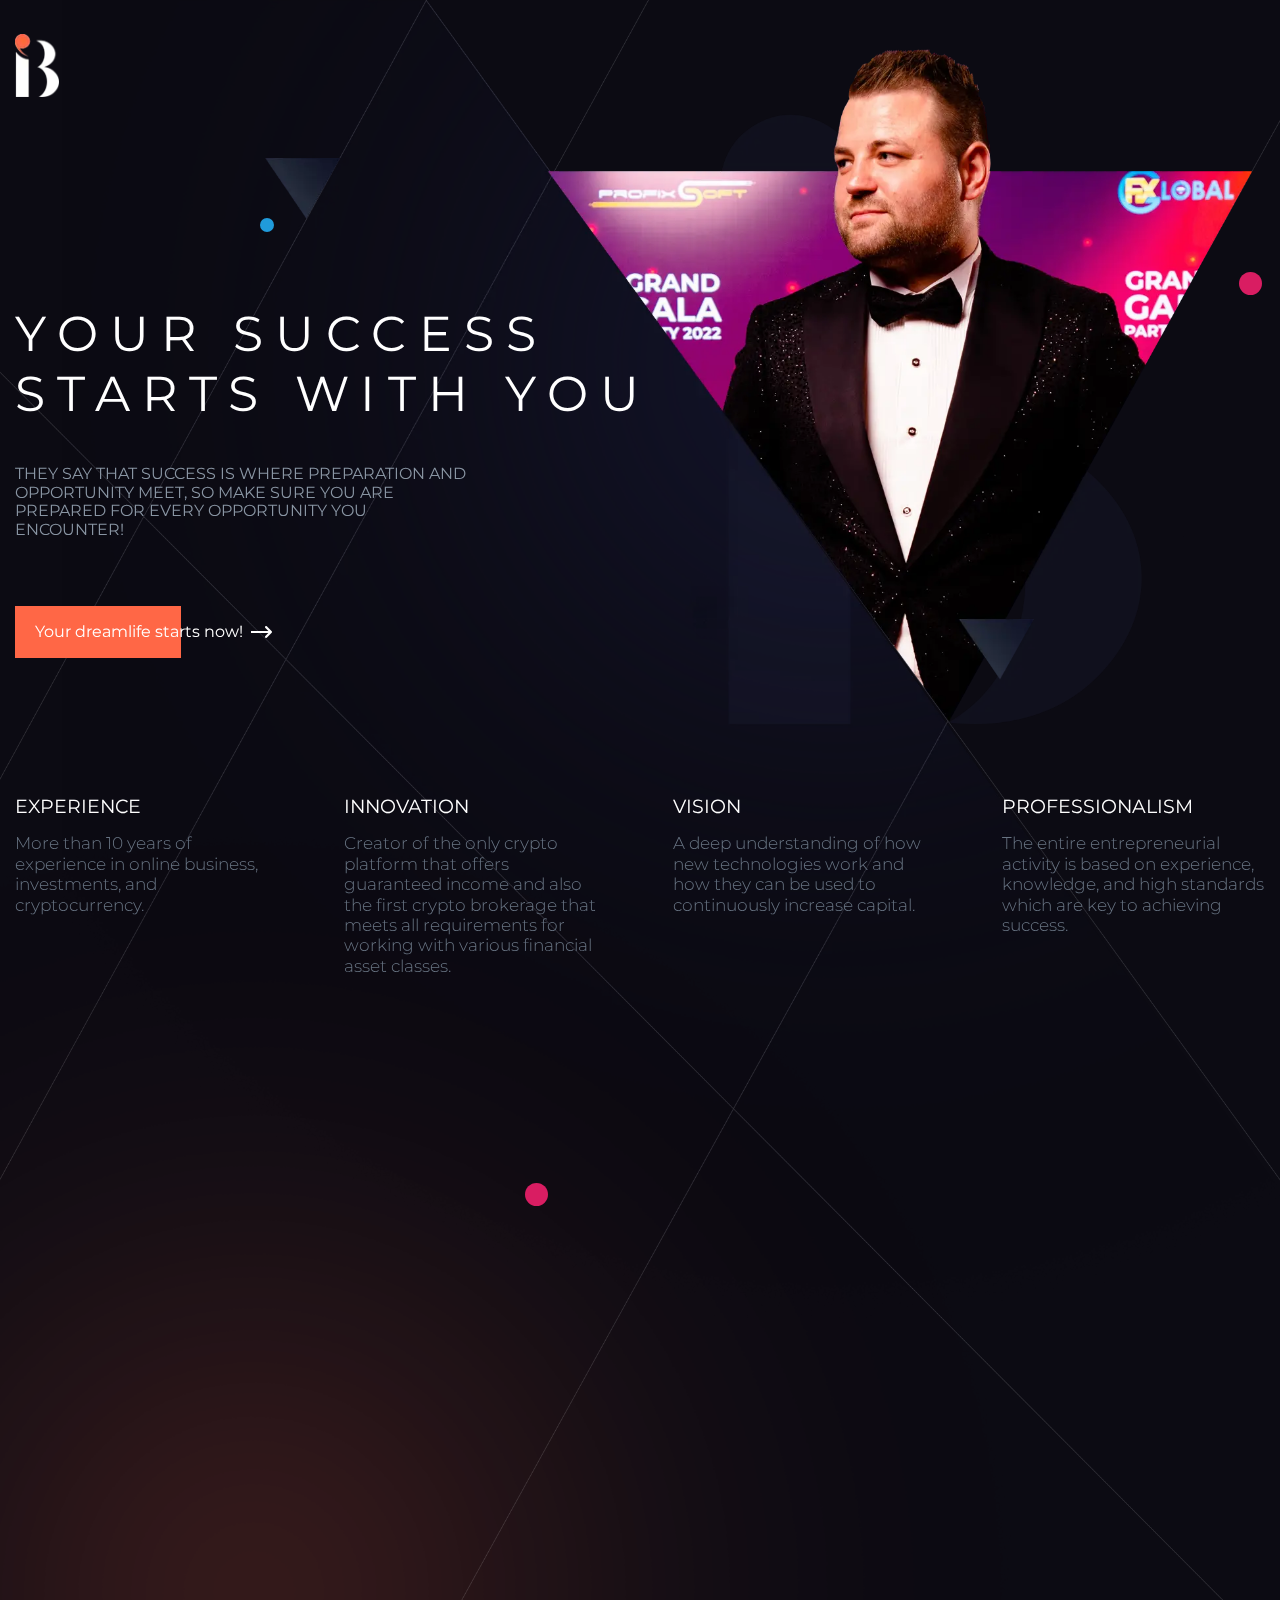
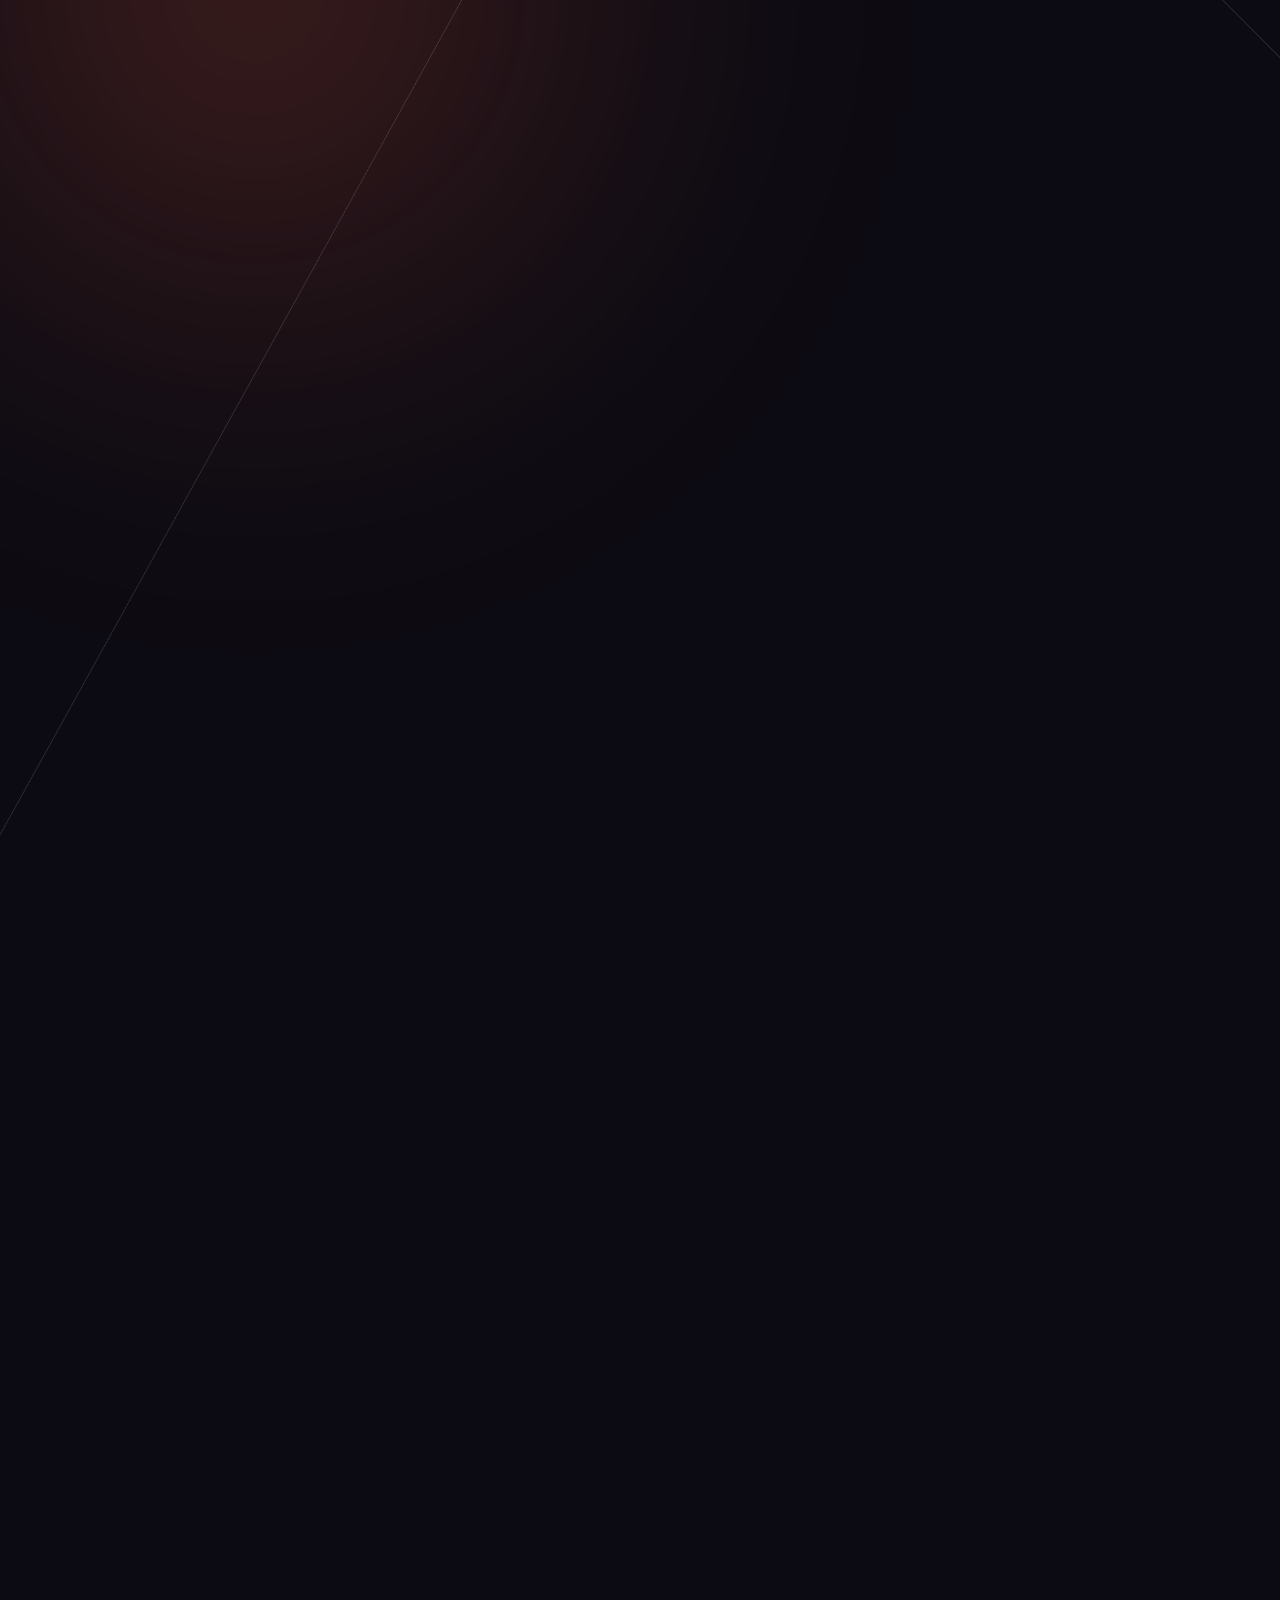
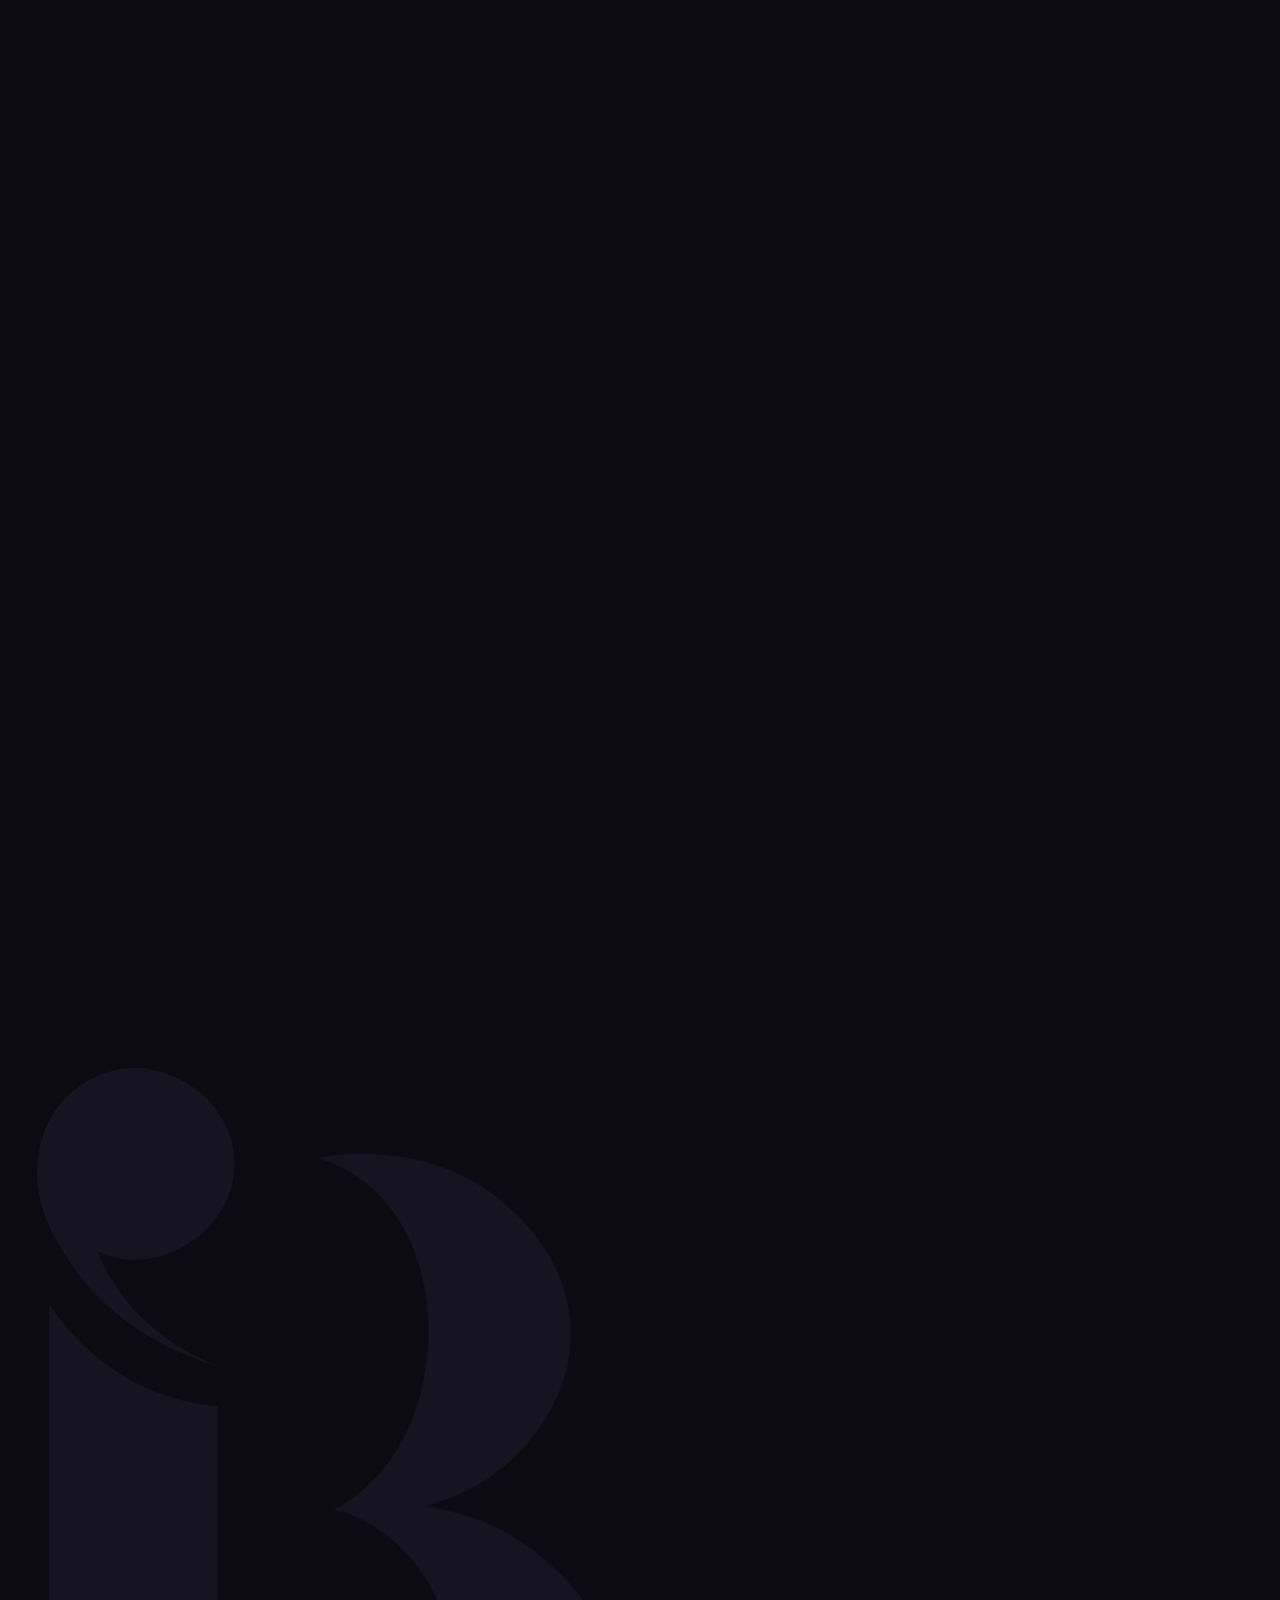
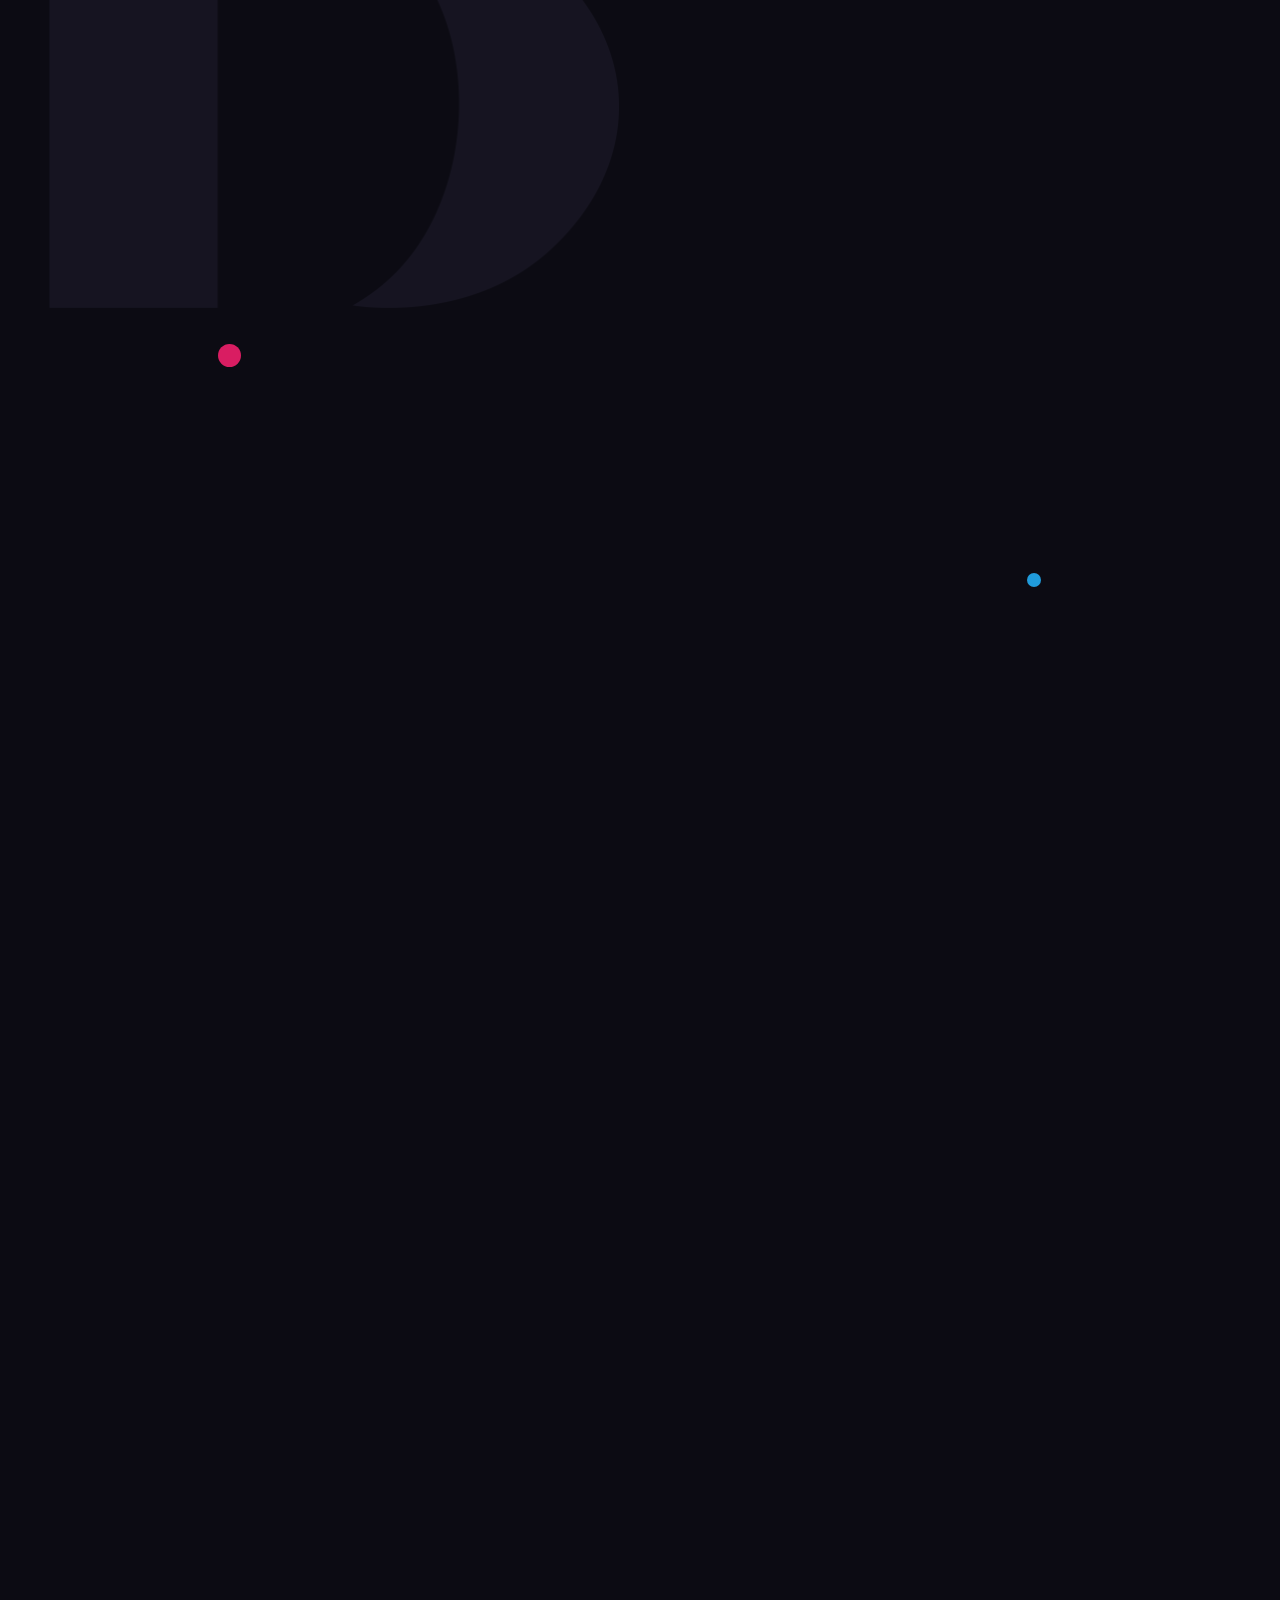
<file: index.html>
<!DOCTYPE html>
<html lang="en">

<head>
	<title>Home</title>
	<meta charset="UTF-8">
	<meta name="format-detection" content="telephone=no">
	<!-- <style>body{opacity: 0;}</style> -->
	<link rel="stylesheet" href="css/style.min.css?_v=20230828225815">
	<link rel="shortcut icon" href="favicon.ico">
	<!-- <meta name="robots" content="noindex, nofollow"> -->
	<meta name="viewport" content="width=device-width, initial-scale=1.0">
</head>

<body>
	<div class="wrapper">
		<header class="header">
			<div class="header__container">
				<a href="/" class="header__logo"><picture><source srcset="img/logo.webp" type="image/webp"><img src="img/logo.png" alt=""></picture></a>
			</div>
		</header>
		<main class="page">
			<section class="page__home-hero home-hero">
				<div class="home-hero__body">
					<div class="home-hero__container">
						<div class="home-hero__body-inner">
							<div class="home-hero__content">
								<div class="home-hero__heading heading" data-watch>
									<h1 class="heading__title _anim-left">
										YOUR SUCCESS <br>
										STARTS WITH YOU
									</h1>
								</div>
								<p class="home-hero__text _anim-left" data-watch>
									They say that success is where preparation and opportunity meet, so make sure you
									are
									prepared for every opportunity you encounter!
								</p>
								<a class="home-hero__button button _anim-left" data-watch href="/internal-second.html">
									Your dreamlife starts now!
								</a>
							</div>
							<picture><source srcset="img/content/hero/home.webp" type="image/webp"><img class="home-hero__img" src="img/content/hero/home.png" alt="Igor Botnari"></picture>
						</div>
						<div class="home-hero__dots dots">
							<div class="dots__red" data-prlx-cy="1" data-prlx-cx="1" data-prlx-dxr data-prlx-mouse>
							</div>
							<div class="dots__blue" data-prlx-cy="1" data-prlx-cx="1" data-prlx-dyr data-prlx-mouse>
							</div>
						</div>
					</div>
				</div>
				<div class="home-hero__row row-hero">
					<div class="row-hero__container">
						<div class="row-hero__col" data-watch>
							<div class="row-hero__col-inner _anim-bottom">
								<h3 class="row-hero__col-title">
									Experience
								</h3>
								<p class="row-hero__col-text">
									More than 10 years of experience in online business, investments, and
									cryptocurrency.
								</p>
							</div>
						</div>
						<div class="row-hero__col" data-watch>
							<div class="row-hero__col-inner _anim-bottom">
								<h3 class="row-hero__col-title">
									Innovation
								</h3>
								<p class="row-hero__col-text">
									Creator of the only crypto platform that offers guaranteed income and also the first
									crypto brokerage that meets all requirements for working with various financial
									asset classes.
								</p>
							</div>
						</div>
						<div class="row-hero__col" data-watch>
							<div class="row-hero__col-inner _anim-bottom">
								<h3 class="row-hero__col-title">
									Vision
								</h3>
								<p class="row-hero__col-text">
									A deep understanding of how new technologies work and how they can be used to
									continuously increase capital.
								</p>
							</div>
						</div>
						<div class="row-hero__col" data-watch>
							<div class="row-hero__col-inner _anim-bottom">
								<h3 class="row-hero__col-title">
									Professionalism
								</h3>
								<p class="row-hero__col-text">
									The entire entrepreneurial activity is based on experience, knowledge, and high
									standards which are key to achieving success.
								</p>
							</div>
						</div>
					</div>
				</div>
			</section>
			<section class="page__about about">
				<div class="about__container">
					<div class="about__image _anim-left" data-watch>
						<picture><source srcset="img/content/Igor-about.webp" type="image/webp"><img src="img/content/Igor-about.png" alt="Igor Botnari"></picture>
					</div>
					<div class="about__inner">
						<div class="about__heading heading" data-watch>
							<h2 class="heading__title _anim-right">
								Igor Botnari
							</h2>
						</div>
						<div class="about__company _anim-right" data-watch>
							CEO ProfixOne Capital
						</div>
						<div class="about__text">
							<p class="_anim-right" data-watch>
								Hi, I’m Igor, and there 3 words that characterize me: businessman, investor, and father.
								I
								am here to help you start working on your future because I know you too want to create a
								brighter future for your beloved ones and together we can use my experience and
								knowledge to
								make your journey to success shorter and easier. I understood, from a young age, that
								passion is the only thing that can lead you to success because when you are truly
								passionate
								about something, it can be seen in everything you do. For me, the passion for
								innovation,
								the enthusiasm for finding new business opportunities, and the experience in the
								entrepreneurial world have mixed in a unique concept meant to help everyone achieve
								their
								dreams and change their lives. All these also brought me the “Best Trading Platform”
								award,
								showing me that everything is possible when you stay committed to your goals.
							</p>

							<p class="_anim-right" data-watch>
								The core values which have brought me so far are:
							</p>

							<ul class="about__values">
								<li class="about__values-item _anim-right" data-watch>
									Transparency: in this domain, transparency is key to
									succeeding and is also the main
									quality every mentor should have. Working with me, you will know everything about my
									experience, and you will get to completely know me because this way we can build a
									strong relationship that is going to bring us the results we both want.
								</li>

								<li class="about__values-item _anim-right" data-watch>
									Fairness: in business, just like in life in general, is
									it
									crucial to be fair. The
									people you interact with and with whom you make business need to know they can rely
									on
									you and your values and that you do your best at any time to offer everybody a just
									treatment.
								</li>

								<li class="about__values-item _anim-right" data-watch>
									Determination: nothing brings you the results you want
									more
									than being committed to
									your goals, and this is something I want to share with you too.
								</li>
							</ul>

							<p class="_anim-right" data-watch>
								Today, I want to share with you all my knowledge so you can take the same path as I did
								and
								become successful too.
							</p>
						</div>
					</div>
					<div class="about__dots dots">
						<div class="dots__red" data-prlx-cy="1" data-prlx-cx="1" data-prlx-dxr data-prlx-mouse></div>
						<div class="dots__blue" data-prlx-cy="1" data-prlx-cx="1" data-prlx-dyr data-prlx-mouse></div>
					</div>
				</div>
			</section>
			<section class="page__featured featured">
				<div class="featured__heading heading" data-watch>
					<h2 class="heading__title _anim-top">
						As featured on
					</h2>
				</div>
				<div class="featured__slider-wrapper" data-watch>
					<button type="button" class="featured__prev swiper-button-prev"></button>
					<div class="featured__slider swiper _anim-top">
						<div class="featured__wrapper swiper-wrapper">
							<div class="featured__slide swiper-slide slide-featured slide-featured--1">
								<div class="slide-featured__img-box">
									<picture><source srcset="img/content/featured/nasdaq/hero.webp" type="image/webp"><img src="img/content/featured/nasdaq/hero.jpg" alt=""></picture>
									<!-- <div class="slide-featured__logo"></div> -->
									<div class="slide-featured__body" data-da=".slide-featured--1, 768">
										<p class="slide-featured__text">
											ProfiXone, the incredible project that offers countless investment
											possibilities, has been made known in an interview for NASDAQ, during which
											I explained how it works. Now more and more people w
										</p>
										<a class="slide-featured__button accent-button _arrow" href="#" data-gallery-target="gallery-1">
											View Profile
										</a>
										<div class="gallery" id="gallery-1" data-gallery>
											<a class="gallery__image" href="img/content/featured/nasdaq/1.jpg"></a>
											<a class="gallery__image" href="img/content/featured/nasdaq/2.jpg"></a>
											<a class="gallery__image" href="img/content/featured/nasdaq/3.jpg"></a>
										</div>
									</div>
								</div>
							</div>
							<div class="featured__slide swiper-slide slide-featured slide-featured--2">
								<div class="slide-featured__img-box">
									<picture><source srcset="img/content/featured/forbes/hero.webp" type="image/webp"><img src="img/content/featured/forbes/hero.jpg" alt=""></picture>
									<!-- <div class="slide-featured__logo"></div> -->
									<div class="slide-featured__body" data-da=".slide-featured--2, 768">
										<p class="slide-featured__text">
											I am more than happy for my nominalization in the Forbes top, thanks to
											these projects I love so much, and that allows so many people to make their
											dreams come true, just as I did.
										</p>
										<a class="slide-featured__button accent-button _arrow" href="#" data-gallery-target="gallery-2">
											View Profile
										</a>
										<div class="gallery" id="gallery-2" data-gallery>
											<a class="gallery__image" href="img/content/featured/forbes/1.jpg"></a>
											<a class="gallery__image" href="img/content/featured/forbes/2.jpg"></a>
											<a class="gallery__image" href="img/content/featured/forbes/3.jpg"></a>
											<a class="gallery__image" href="img/content/featured/forbes/4.jpg"></a>
											<a class="gallery__image" href="img/content/featured/forbes/5.jpg"></a>
											<a class="gallery__image" href="img/content/featured/forbes/6.jpg"></a>
											<a class="gallery__image" href="img/content/featured/forbes/7.jpg"></a>
											<a data-video='{"source": [{"src":"img/content/featured/forbes/8.mp4", "type":"video/mp4"}], "attributes": {"preload": false, "playsinline": true, "controls": true}}'></a>
										</div>
									</div>
								</div>
							</div>
							<div class="featured__slide swiper-slide slide-featured slide-featured--3">
								<div class="slide-featured__img-box">
									<picture><source srcset="img/content/featured/isuccess/hero.webp" type="image/webp"><img src="img/content/featured/isuccess/hero.jpg" alt=""></picture>
									<!-- <div class="slide-featured__logo"></div> -->
									<div class="slide-featured__body" data-da=".slide-featured--3, 768">
										<p class="slide-featured__text">
											It was a pleasure to launch my latest project, FIX Gold, during the ISuccess
											event in Venice. Once again, we had the chance to make these revolutionary
											ideas known to everybody who wants a better
										</p>
										<a class="slide-featured__button accent-button _arrow" href="#" data-gallery-target="gallery-3">
											View Profile
										</a>
										<div class="gallery" id="gallery-3" data-gallery>
											<a class="gallery__image" href="img/content/featured/isuccess/1.jpg"></a>
											<a class="gallery__image" href="img/content/featured/isuccess/2.jpg"></a>
											<a class="gallery__image" href="img/content/featured/isuccess/3.jpg"></a>
											<a class="gallery__image" href="img/content/featured/isuccess/4.jpg"></a>
											<a class="gallery__image" href="img/content/featured/isuccess/5.jpg"></a>
											<a class="gallery__image" href="img/content/featured/isuccess/6.jpg"></a>
										</div>
									</div>
								</div>
							</div>
							<div class="featured__slide swiper-slide slide-featured slide-featured--4">
								<div class="slide-featured__img-box">
									<picture><source srcset="img/content/featured/fashiontv/hero.webp" type="image/webp"><img src="img/content/featured/fashiontv/hero.jpg" alt=""></picture>
									<!-- <div class="slide-featured__logo"></div> -->
									<div class="slide-featured__body" data-da=".slide-featured--4, 768">
										<p class="slide-featured__text">
											It was a pleasure to be featured in the FashionTV interview. As always, we
											are more than happy to discuss about our projects and ideas and about the
											possibilities they offer.
										</p>
										<a class="slide-featured__button accent-button _arrow" href="#" data-gallery-target="gallery-4">
											View Profile
										</a>
										<div class="gallery" id="gallery-4" data-gallery>
											<a class="gallery__image" href="img/content/featured/fashiontv/1.jpg"></a>
											<a class="gallery__image" href="img/content/featured/fashiontv/2.jpg"></a>
											<a class="gallery__image" href="img/content/featured/fashiontv/3.jpg"></a>
											<a class="gallery__image" href="img/content/featured/fashiontv/4.jpg"></a>
											<a class="gallery__image" href="img/content/featured/fashiontv/5.jpg"></a>
											<a data-video='{"source": [{"src":"img/content/featured/fashiontv/6.mp4", "type":"video/mp4"}], "attributes": {"preload": false, "playsinline": true, "controls": true}}'></a>
										</div>
									</div>
								</div>
							</div>
						</div>
						<div class="featured__pagination swiper-pagination"></div>
					</div>
					<button type="button" class="featured__next swiper-button-next"></button>
				</div>
			</section>
			<section class="page__technology technology">
				<div class="technology__container">
					<div class="technology__inner">
						<div class="technology__heading heading" data-watch>
							<div class="heading__subtitle _anim-left">
								Unique financial technology
							</div>
							<h2 class="heading__title _anim-left">
								Where
								technology
								meets passion
							</h2>
						</div>
						<p class="technology__text _anim-left" data-watch>
							Entrepreneurial activities and increasing capital have been my biggest passions since
							forever. After finding new opportunities for myself and seeing how life can rapidly
							change
							if you make the best choices, I decided I want to share these possibilities with others,
							so
							I created a unique platform that supports all kinds of trading, offering weekly fixed
							income.
						</p>
						<a class="technology__button button _anim-left" data-watch href="/internal-first.html">
							DISCOVER MoRe
						</a>
					</div>
				</div>
				<div class="technology__benefits _anim-right" data-watch>
					<p class="technology__benefits-title">
						Benefits of having a mentor to help you in this journey:
					</p>
					<ul class="technology__benefits-list">
						<li class="technology__benefits-item">
							You will receive all the information you need based on my experience and knowledge
						</li>
						<li class="technology__benefits-item">
							You will not start from scratch as I already know how the market works
						</li>
						<li class="technology__benefits-item">
							You won't have to go through the trial-and-error phase so you will make no mistakes
						</li>
						<li class="technology__benefits-item">
							You will be encouraged and empowered in increasing your capital
						</li>
						<li class="technology__benefits-item">
							You will receive help in identifying new opportunities
						</li>
						<li class="technology__benefits-item">
							You will have access to a senior role model
						</li>
						<li class="technology__benefits-item">
							You will maintain a broader perspective on new financial development ways
						</li>
					</ul>
				</div>
				<div class="technology__wave" data-watch></div>
			</section>
			<section class="page__next-lvl next-lvl">
				<div class="next-lvl__container">
					<div class="next-lvl__logo">
						<picture><source srcset="img/logo-big.webp" type="image/webp"><img class="_anim-left" data-watch src="img/logo-big.png" alt="Logo"></picture>
					</div>
					<div class="next-lvl__heading heading" data-watch>
						<h2 class="heading__title _anim-right">
							Taking
							investments
							to the next level
						</h2>
					</div>
					<div class="next-lvl__text-wrapper" data-watch>
						<p class="next-lvl__text _anim-right">
							My entrepreneurial journey started when I was 19, and it hasn’t stopped ever since. Back
							when I
							was 25, I was running my own company in Germany, with a turnover more than a million per
							year.
							Experienced has taught me that you have to keep an open mind to the opportunities around
							you,
							especially the experience I have in the investment field. But this is exactly the same
							reason
							for which I created my own trading platform. I knew what I needed back then, when I entered
							this
							field, so when I created this project, I wished for a place where you can trade and increase
							your capital, benefitting at the same time from risk control and transparency, the same
							things I
							was looking for when I was in search for such an opportunity.
						</p>
					</div>
				</div>
				<div class="next-lvl__beam" data-watch></div>
			</section>
			<section class="page__benefits benefits">
				<div class="benefits__container">
					<div class="benefits__heading heading" data-watch>
						<div class="heading__subtitle _anim-top">
							benefits
						</div>
						<h2 class="heading__title _anim-top">
							A new concept, <br>
							a new way of earning
						</h2>
					</div>
					<div data-watch class="benefits__counters counters">
						<ul class="counters__list _anim-top">
							<li class="counters__list-item">
								<div class="counters__item-val">
									1%
								</div>
								<p class="counters__item-desc">
									weekly fixed income
								</p>
							</li>
							<li class="counters__list-item">
								<div class="counters__item-val">
									<span data-digits-counter class="counters__item">100</span>%
								</div>
								<p class="counters__item-desc">
									withdrawal of capital
								</p>
							</li>
							<li class="counters__list-item">
								<div class="counters__item-val">
									<span data-digits-counter class="counters__item">60</span>%
								</div>
								<p class="counters__item-desc">
									annual profit and even more
								</p>
							</li>
							<li class="counters__list-item">
								<div class="counters__item-val">
									<span data-digits-counter class="counters__item">24</span>/<span data-digits-counter class="counters__item">7</span>
								</div>
								<p class="counters__item-desc">
									availability
								</p>
							</li>
						</ul>
					</div>
					<div class="benefits__dots dots">
						<div class="dots__red" data-prlx-cy="1" data-prlx-cx="1" data-prlx-dxr data-prlx-mouse></div>
						<div class="dots__blue" data-prlx-cy="1" data-prlx-cx="1" data-prlx-dyr data-prlx-mouse></div>
					</div>
				</div>
			</section>
			<section class="page__tool tool">
				<div class="tool__container">
					<div class="tool__about">
						<div class="tool__heading heading">
							<div class="heading__subtitle _anim-left" data-watch>
								Unique financial technology
							</div>
							<h2 class="heading__title _anim-left" data-watch>
								Highly
								effective tool
								for increasing
								capital
							</h2>
						</div>
						<p class="tool__text _anim-left" data-watch>
							The only cryptocurrency brokerage that meets all requirements for working with different
							asset classes.
						</p>
						<ul class="tool__features" data-watch>
							<li class="tool__feature _anim-left">
								Own exchange platform
							</li>
							<li class="tool__feature _anim-left">
								Guaranteed positive outcome
							</li>
							<li class="tool__feature _anim-left">
								Team of experts
							</li>
							<li class="tool__feature _anim-left">
								Token redemption without commissions
							</li>
						</ul>
					</div>
					<div class="tool__circles circles _anim-fade" data-watch>
						<div class="circles__inner">
							<div class="circles__item circles__item--1">
							</div>
							<div class="circles__item circles__item--2">
							</div>
							<div class="circles__item circles__item--3">
								<div class="circles__title">
									ProfixOne
								</div>
								<p class="circles__desc">
									Enjoy fixed capital growth for long term profits and a prosperous future.
									Seize the opportunity.
								</p>
								<picture><source srcset="img/logos/profixone.webp" type="image/webp"><img class="circles__logo circles__logo--1" src="img/logos/profixone.png" alt="ProfiXone logo"></picture>
								<picture><source srcset="img/logos/fixgold.webp" type="image/webp"><img class="circles__logo circles__logo--2" src="img/logos/fixgold.png" alt="FixGold logo"></picture>
								<picture><source srcset="img/logos/fixone.webp" type="image/webp"><img class="circles__logo circles__logo--3" src="img/logos/fixone.png" alt="FixOne logo"></picture>
							</div>
						</div>
					</div>
				</div>
				<div class="tool__beam" data-watch></div>
			</section>
			<section class="page__story story">
				<div class="story__container">
					<div class="story__heading heading" data-watch>
						<h2 class="heading__title _anim-top">
							Insights into <br>
							a successful story
						</h2>
					</div>
					<div class="story__slider-wrapper" data-watch>
						<div class="story__slider _anim-top">
							<div class="story__slider-inner swiper">
								<div class="story__wrapper swiper-wrapper gallery" data-gallery>
									<a class="story__slide swiper-slide gallery__image" href="img/content/slider/full/1.jpg">
										<picture><source srcset="img/content/slider/min/1.webp" type="image/webp"><img alt="" src="img/content/slider/min/1.jpg" class="gallery__preview swiper-lazy"></picture>
									</a>
									<a class="story__slide swiper-slide gallery__image" href="img/content/slider/full/2.jpg">
										<picture><source srcset="img/content/slider/min/2.webp" type="image/webp"><img alt="" src="img/content/slider/min/2.jpg" class="gallery__preview swiper-lazy"></picture>
									</a>
									<a class="story__slide swiper-slide gallery__image" href="img/content/slider/full/3.jpg">
										<picture><source srcset="img/content/slider/min/3.webp" type="image/webp"><img alt="" src="img/content/slider/min/3.jpg" class="gallery__preview swiper-lazy"></picture>
									</a>
									<a class="story__slide swiper-slide gallery__image" href="img/content/slider/full/4.jpg">
										<picture><source srcset="img/content/slider/min/4.webp" type="image/webp"><img alt="" src="img/content/slider/min/4.jpg" class="gallery__preview swiper-lazy"></picture>
									</a>
									<a class="story__slide swiper-slide gallery__image" href="img/content/slider/full/5.jpg">
										<picture><source srcset="img/content/slider/min/5.webp" type="image/webp"><img alt="" src="img/content/slider/min/5.jpg" class="gallery__preview swiper-lazy"></picture>
									</a>
									<a class="story__slide swiper-slide gallery__image" href="img/content/slider/full/6.jpg">
										<picture><source srcset="img/content/slider/min/6.webp" type="image/webp"><img alt="" src="img/content/slider/min/6.jpg" class="gallery__preview swiper-lazy"></picture>
									</a>
									<a class="story__slide swiper-slide gallery__image" href="img/content/slider/full/7.jpg">
										<picture><source srcset="img/content/slider/min/7.webp" type="image/webp"><img alt="" src="img/content/slider/min/7.jpg" class="gallery__preview swiper-lazy"></picture>
									</a>
									<a class="story__slide swiper-slide gallery__image" href="img/content/slider/full/8.jpg">
										<picture><source srcset="img/content/slider/min/8.webp" type="image/webp"><img alt="" src="img/content/slider/min/8.jpg" class="gallery__preview swiper-lazy"></picture>
									</a>
									<a class="story__slide swiper-slide gallery__image" href="img/content/slider/full/9.jpg">
										<picture><source srcset="img/content/slider/min/9.webp" type="image/webp"><img alt="" src="img/content/slider/min/9.jpg" class="gallery__preview swiper-lazy"></picture>
									</a>
									<a class="story__slide swiper-slide gallery__image" href="img/content/slider/full/10.jpg">
										<picture><source srcset="img/content/slider/min/10.webp" type="image/webp"><img alt="" src="img/content/slider/min/10.jpg" class="gallery__preview swiper-lazy"></picture>
									</a>
									<a class="story__slide swiper-slide gallery__image" href="img/content/slider/full/11.jpg">
										<picture><source srcset="img/content/slider/min/11.webp" type="image/webp"><img alt="" src="img/content/slider/min/11.jpg" class="gallery__preview swiper-lazy"></picture>
									</a>
									<a class="story__slide swiper-slide gallery__image" href="img/content/slider/full/12.jpg">
										<picture><source srcset="img/content/slider/min/12.webp" type="image/webp"><img alt="" src="img/content/slider/min/12.jpg" class="gallery__preview swiper-lazy"></picture>
									</a>
									<a class="story__slide swiper-slide gallery__image" href="img/content/slider/full/13.jpg">
										<picture><source srcset="img/content/slider/min/13.webp" type="image/webp"><img alt="" src="img/content/slider/min/13.jpg" class="gallery__preview swiper-lazy"></picture>
									</a>
									<a class="story__slide swiper-slide gallery__image" href="img/content/slider/full/14.jpg">
										<picture><source srcset="img/content/slider/min/14.webp" type="image/webp"><img alt="" src="img/content/slider/min/14.jpg" class="gallery__preview swiper-lazy"></picture>
									</a>
									<a class="story__slide swiper-slide gallery__image" href="img/content/slider/full/15.jpg">
										<picture><source srcset="img/content/slider/min/15.webp" type="image/webp"><img alt="" src="img/content/slider/min/15.jpg" class="gallery__preview swiper-lazy"></picture>
									</a>
									<a class="story__slide swiper-slide gallery__image" href="img/content/slider/full/16.jpg">
										<picture><source srcset="img/content/slider/min/16.webp" type="image/webp"><img alt="" src="img/content/slider/min/16.jpg" class="gallery__preview swiper-lazy"></picture>
									</a>
								</div>
								<div class="story__nav">
									<button data-da=".story__slider,991.98,0" class="story__prev swiper-button-prev" type="button"></button>
									<div class="story__pagination swiper-pagination"></div>
									<button data-da=".story__slider,991.98,last" class="story__next swiper-button-next" type="button"></button>
								</div>
							</div>
						</div>
					</div>
					<div class="story__dots dots">
						<div class="dots__red" data-prlx-cy="1" data-prlx-cx="1" data-prlx-dxr data-prlx-mouse></div>
						<div class="dots__blue" data-prlx-cy="1" data-prlx-cx="1" data-prlx-dyr data-prlx-mouse></div>
					</div>
				</div>
			</section>
			<section class="page__awards awards">
				<div class="awards__container">
					<div class="awards__heading heading" data-watch>
						<h2 class="heading__title _anim-top">
							awards
						</h2>
					</div>
					<div class="awards__slider-wrapper" data-watch>
						<div class="awards__slider _anim-top">
							<button type="button" class="awards__prev swiper-button-prev"></button>
							<div class="awards__slider-inner swiper">
								<div class="awards__wrapper swiper-wrapper gallery" data-gallery>
									<a class="awards__slide swiper-slide gallery__image" href="img/content/awards/1.jpg">
										<picture><source srcset="img/content/awards/1.webp" type="image/webp"><img alt="Award for best trading platform ProfiXone" src="img/content/awards/1.jpg" class="gallery__preview swiper-lazy"></picture>
									</a>
									<a class="awards__slide swiper-slide gallery__image" href="img/content/awards/2.jpg">
										<picture><source srcset="img/content/awards/2.webp" type="image/webp"><img alt="Award for successful token FixGold" src="img/content/awards/2.jpg" class="gallery__preview swiper-lazy"></picture>
									</a>
									<a class="awards__slide swiper-slide gallery__image" href="img/content/awards/3.jpg">
										<picture><source srcset="img/content/awards/3.webp" type="image/webp"><img alt="Award for the best investment platform ProfiXone Capital" src="img/content/awards/3.jpg" class="gallery__preview swiper-lazy"></picture>
									</a>
								</div>
								<div class="awards__pagination swiper-pagination"></div>
							</div>
							<button type="button" class="awards__next swiper-button-next"></button>
						</div>
					</div>
					<div class="awards__dots dots">
						<div class="dots__red" data-prlx-cy="1" data-prlx-cx="1" data-prlx-dxr data-prlx-mouse></div>
						<div class="dots__blue" data-prlx-cy="1" data-prlx-cx="1" data-prlx-dyr data-prlx-mouse></div>
					</div>
				</div>
			</section>
			<section class="page__faq faq">
				<div class="faq__container">
					<div class="faq__heading heading" data-watch>
						<div class="heading__subtitle _anim-left">
							Frequently asked questions
						</div>
						<h2 class="heading__title _anim-left">
							Want
							to know
							more?
						</h2>
					</div>
					<div class="faq__spollers spollers" data-spollers data-spollers-speed="300" data-one-spoller data-watch>
						<div class="spollers__item-wrapper _anim-right">
							<div class="spollers__item _spoller-active">
								<button data-spoller class="spollers__title _spoller-active" type="button">
									How can I
									invest?
								</button>
								<div class="spollers__body faq-answer">
									<p class="faq-answer__text">
										You can become an investor by contacting me using the
										button
										below.
									</p>
									<a class="faq-answer__button button" href="/contact.html">
										CONTACT US nOW!
									</a>
								</div>
							</div>
						</div>
						<div class="spollers__item-wrapper _anim-right">
							<div class="spollers__item">
								<button data-spoller class="spollers__title" type="button">
									What can I trade on your
									platform?
								</button>
								<div class="spollers__body faq-answer">
									<p class="faq-answer__text">
										Using our platform, you can access and trade Forex, crypto, metals, energy,
										shares, ETFs, basically, all tier-1 liquidities.
									</p>
									<a class="faq-answer__button button" href="https://profixone.com/trade" target="_blank">
										Learn more!
									</a>
								</div>
							</div>
						</div>
						<div class="spollers__item-wrapper _anim-right">
							<div class="spollers__item">
								<button data-spoller class="spollers__title" type="button">
									Why should I invest?
								</button>
								<div class="spollers__body faq-answer">
									<p class="faq-answer__text">
										Having a diversified portfolio ensures you numerous streams of income and
										generates passive income. It is a way of fighting inflation and other regulatory
										tools that might affect your savings over the years.
									</p>
									<a class="faq-answer__button button" href="https://profixone.com/token" target="_blank">
										Learn more!
									</a>
								</div>
							</div>
						</div>
						<div class="spollers__item-wrapper _anim-right">
							<div class="spollers__item">
								<button data-spoller class="spollers__title" type="button">
									What are the main benefits of
									using your platform?
								</button>
								<div class="spollers__body faq-answer">
									<p class="faq-answer__text">
										We are, first of all, investors, so this platform is a solution to all the
										problems we encountered in the process of investing ourselves. Therefore, we
										offer transparency (all transactions are live-streamed), non-stop availability,
										a team of experts that manages all the transactions on the platform, fixed
										income thanks to our algorithms, and moreover, 100% token redemption at any
										time, with no hidden commissions, fees or blocking.
									</p>
									<a class="faq-answer__button button" href="https://profixone.com/trade" target="_blank">
										Learn more!
									</a>
								</div>
							</div>
						</div>
					</div>
				</div>
				<div class="faq__beam" data-watch></div>
			</section>
			<section class="contact-us undefined">
				<div class="contact-us__container">
					<div class="contact-us__heading heading" data-watch>
						<h2 class="heading__title _anim-top">
							Let’s Work
							Together
						</h2>
					</div>
					<div data-watch>
						<p class="contact-us__text _anim-top">
							Let me guide you towards making
							the best decision for your future!
						</p>
					</div>
					<div data-watch>
						<a class="contact-us__button button _anim-top" href="/contact.html">
							CONTACT US nOW!
						</a>
					</div>
					<div class="contact-us__dots dots" data-prlx-dxr data-prlx-dyr data-prlx-mouse></div>
				</div>
				<div class="contact-us__wave" data-watch></div>
				<div class="contact-us__beam contact-us__beam--right" data-watch></div>
				<div class="contact-us__beam contact-us__beam--left" data-watch></div>
			</section>
		</main>
		<div data-watch>
			<footer class="footer _anim-bottom">
				<div class="footer__container">
					<a href="/" class="footer__logo"><picture><source srcset="img/logo-name.webp" type="image/webp"><img src="img/logo-name.png" alt=""></picture></a>
					<p class="footer__text">
						They say that success is where preparation and opportunity meet, so make sure you are prepared for every
						opportunity you encounter!
					</p>
					<ul class="footer__socials socials">
						<li class="socials__item">
							<a class="socials__link socials__link--fb" href="https://www.facebook.com/Igor-Botnari-105064781914834" target="_blank"></a>
						</li>
						<li class="socials__item">
							<a class="socials__link socials__link--inst" href="https://www.instagram.com/igor_botnari/" target="_blank"></a>
						</li>
						<li class="socials__item">
							<a class="socials__link socials__link--in" href="https://www.linkedin.com/in/igor-botnari-73660b101/" target="_blank"></a>
						</li>
						<li class="socials__item">
							<a class="socials__link socials__link--tt" href="https://www.tiktok.com/@igor_botnari" target="_blank"></a>
						</li>
					</ul>
				</div>
			</footer>
		</div>
	</div>
	<!-- <div id="popup" aria-hidden="true" class="popup">
    <div class="popup__wrapper">
        <div class="popup__content">
            <button data-close type="button" class="popup__close">Закрыть</button>
            <div class="popup__text">
                Text
            </div>
        </div>
    </div>
</div> -->
	<script src="js/app.min.js?_v=20230828225815"></script>
</body>

</html>
</file>
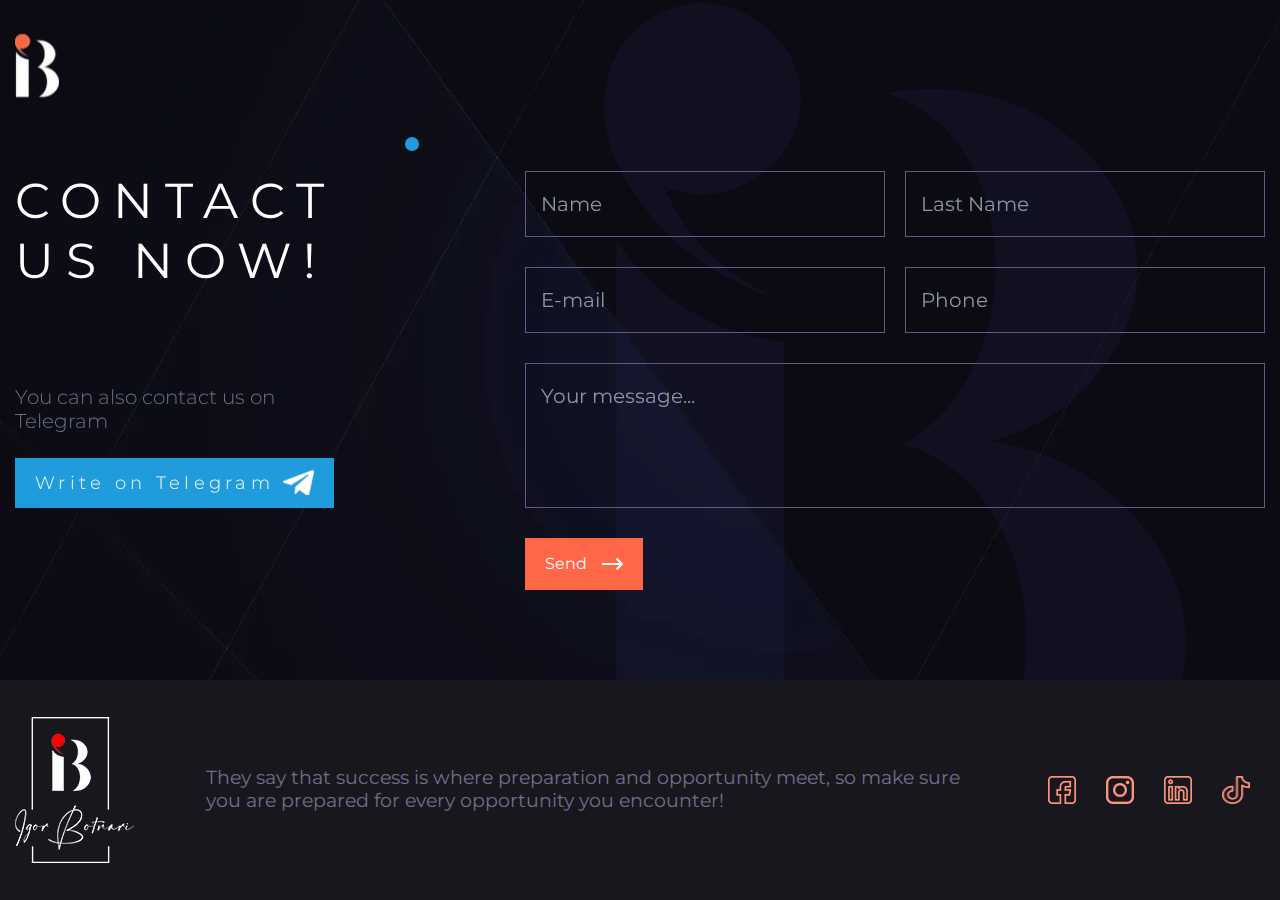
<file: contact.html>
<!DOCTYPE html>
<html lang="en">

<head>
	<title>Contact</title>
	<meta charset="UTF-8">
	<meta name="format-detection" content="telephone=no">
	<!-- <style>body{opacity: 0;}</style> -->
	<link rel="stylesheet" href="css/style.min.css?_v=20230828225815">
	<link rel="shortcut icon" href="favicon.ico">
	<!-- <meta name="robots" content="noindex, nofollow"> -->
	<meta name="viewport" content="width=device-width, initial-scale=1.0">
</head>

<body>
	<div class="wrapper">
		<header class="header">
			<div class="header__container">
				<a href="/" class="header__logo"><picture><source srcset="img/logo.webp" type="image/webp"><img src="img/logo.png" alt=""></picture></a>
			</div>
		</header>
		<main class="contact-page">
			<section class="contact-page__form contact-form">
				<div class="contact-form__container">
					<form class="contact-form__form" data-watch>
						<div class="contact-form__heading heading">
							<h2 class="heading__title _anim-left">
								Contact <br>
								Us Now!
							</h2>
						</div>
						<div class="contact-form__body form-body">
							<input class="form-body__input _anim-right" type="text" placeholder="Name">
							<input class="form-body__input _anim-right" type="text" placeholder="Last Name">
							<input class="form-body__input _anim-right" type="email" placeholder="E-mail">
							<input class="form-body__input _anim-right" type="tel" placeholder="Phone">
							<textarea class="form-body__textarea _anim-right" placeholder="Your message..."></textarea>
						</div>
						<div class="contact-form__telegram _anim-left">
							<p>
								You can also contact us on Telegram
							</p>
							<a class="contact-form__telegram-link" href="https://t.me/managerprofixone" target="_blank">
								Write on Telegram
							</a>
						</div>
						<button class="contact-form__button accent-button _arrow _anim-right" type="submit">
							Send
						</button>
					</form>
					<div class="contact-form__dots dots">
						<div class="dots__red" data-prlx-cy="1" data-prlx-cx="1" data-prlx-dxr data-prlx-mouse></div>
						<div class="dots__blue" data-prlx-cy="1" data-prlx-cx="1" data-prlx-dyr data-prlx-mouse></div>
					</div>
				</div>
			</section>
		</main>
		<div data-watch>
			<footer class="footer _anim-bottom">
				<div class="footer__container">
					<a href="/" class="footer__logo"><picture><source srcset="img/logo-name.webp" type="image/webp"><img src="img/logo-name.png" alt=""></picture></a>
					<p class="footer__text">
						They say that success is where preparation and opportunity meet, so make sure you are prepared for every
						opportunity you encounter!
					</p>
					<ul class="footer__socials socials">
						<li class="socials__item">
							<a class="socials__link socials__link--fb" href="https://www.facebook.com/Igor-Botnari-105064781914834" target="_blank"></a>
						</li>
						<li class="socials__item">
							<a class="socials__link socials__link--inst" href="https://www.instagram.com/igor_botnari/" target="_blank"></a>
						</li>
						<li class="socials__item">
							<a class="socials__link socials__link--in" href="https://www.linkedin.com/in/igor-botnari-73660b101/" target="_blank"></a>
						</li>
						<li class="socials__item">
							<a class="socials__link socials__link--tt" href="https://www.tiktok.com/@igor_botnari" target="_blank"></a>
						</li>
					</ul>
				</div>
			</footer>
		</div>
	</div>
	<!-- <div id="popup" aria-hidden="true" class="popup">
    <div class="popup__wrapper">
        <div class="popup__content">
            <button data-close type="button" class="popup__close">Закрыть</button>
            <div class="popup__text">
                Text
            </div>
        </div>
    </div>
</div> -->
	<script src="js/app.min.js?_v=20230828225815"></script>
</body>

</html>
</file>
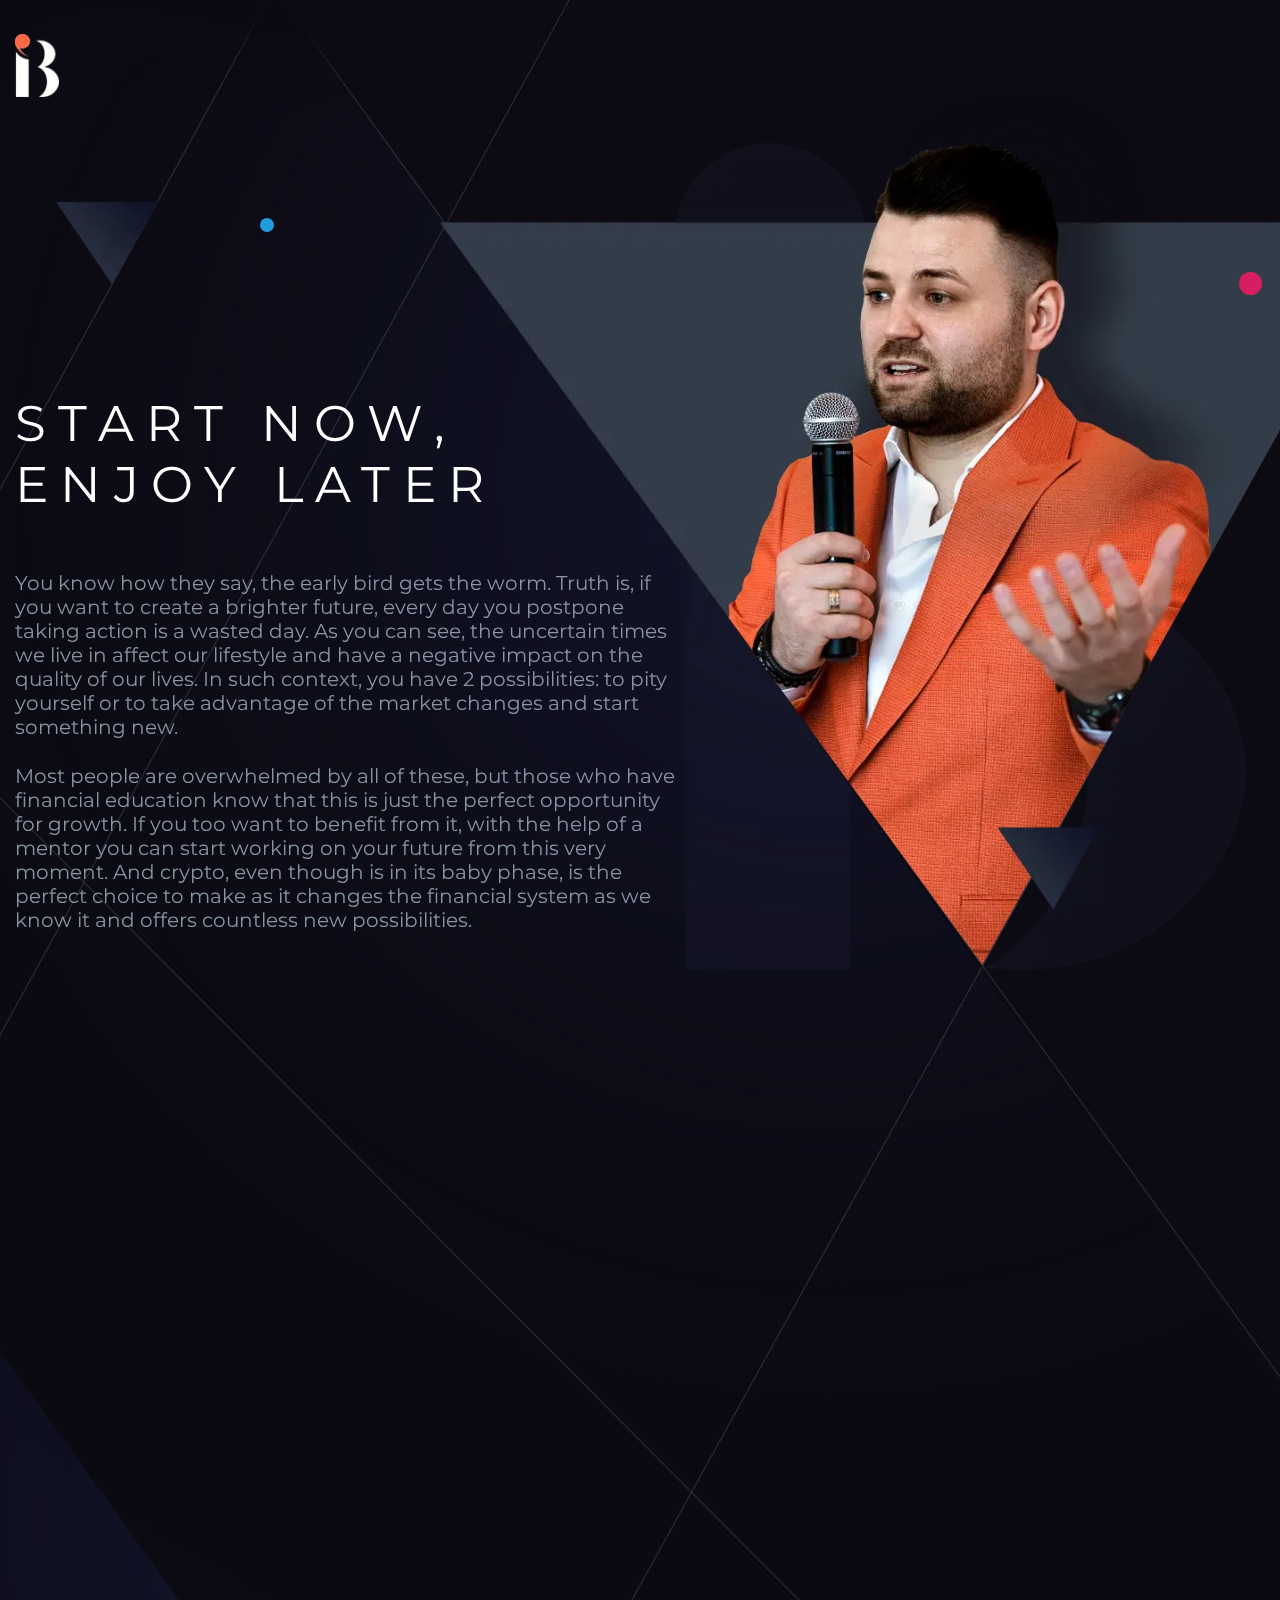
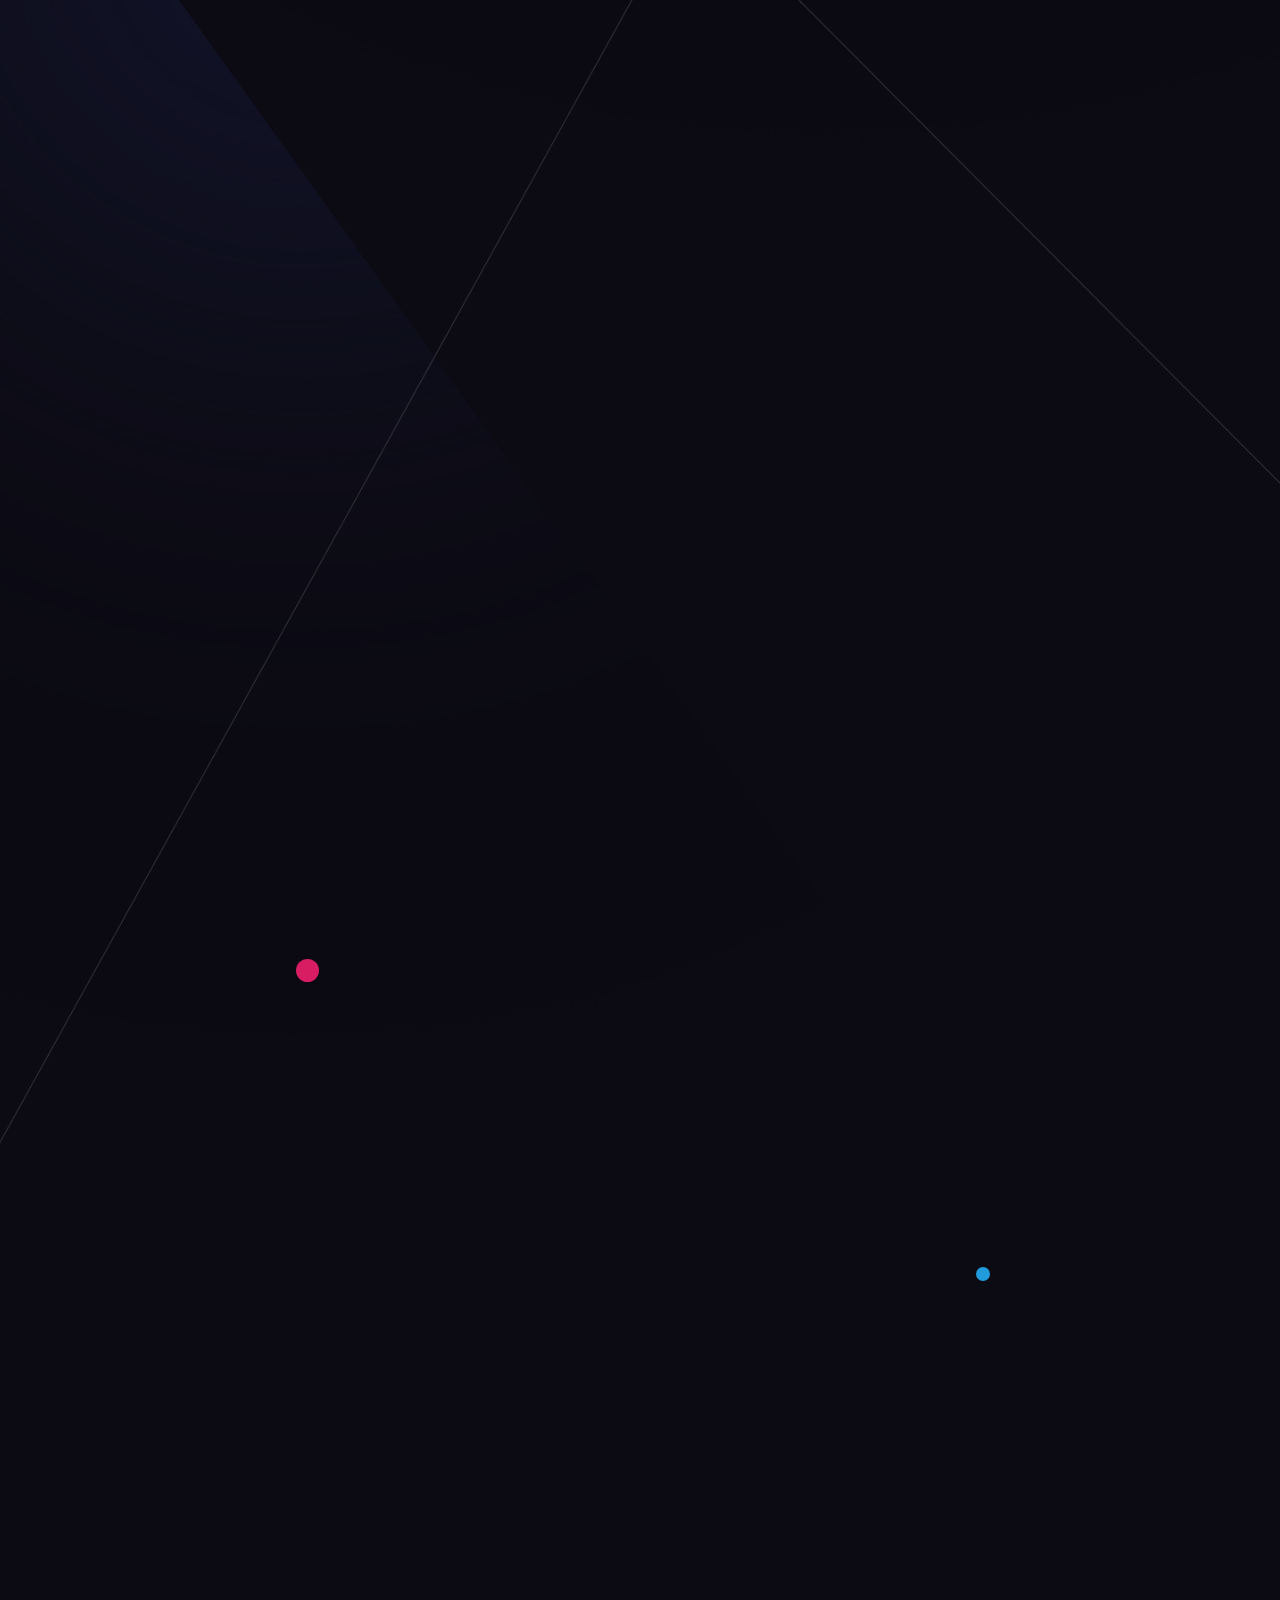
<file: internal-first.html>
<!DOCTYPE html>
<html lang="en">

<head>
	<title>Internal First</title>
	<meta charset="UTF-8">
	<meta name="format-detection" content="telephone=no">
	<!-- <style>body{opacity: 0;}</style> -->
	<link rel="stylesheet" href="css/style.min.css?_v=20230828225815">
	<link rel="shortcut icon" href="favicon.ico">
	<!-- <meta name="robots" content="noindex, nofollow"> -->
	<meta name="viewport" content="width=device-width, initial-scale=1.0">
</head>

<body>
	<div class="wrapper">
		<header class="header">
			<div class="header__container">
				<a href="/" class="header__logo"><picture><source srcset="img/logo.webp" type="image/webp"><img src="img/logo.png" alt=""></picture></a>
			</div>
		</header>
		<main class="internal-first">
			<section class="internal-first__enjoy-hero enjoy-hero">
				<div class="enjoy-hero__container">
					<div class="enjoy-hero__inner">
						<div class="enjoy-hero__content">
							<div class="enjoy-hero__heading heading" data-watch>
								<h1 class="heading__title _anim-left">
									Start Now, <br>
									Enjoy Later
								</h1>
							</div>
							<div class="enjoy-hero__text">
								<p class="_anim-left" data-watch>
									You know how they say, the early bird gets the worm. Truth is, if you want to create a
									brighter future, every day you postpone taking action is a wasted day. As you can see,
									the uncertain times we live in affect our lifestyle and have a negative impact on the
									quality of our lives. In such context, you have 2 possibilities: to pity yourself or to
									take advantage of the market changes and start something new.
								</p>
								<p class="_anim-left" data-watch>
									Most people are overwhelmed by all of these, but those who have financial education know
									that this is just the perfect opportunity for growth. If you too want to benefit from
									it, with the help of a mentor you can start working on your future from this very
									moment. And crypto, even though is in its baby phase, is the perfect choice to make as
									it changes the financial system as we know it and offers countless new possibilities.
								</p>
								<p class="_anim-left" data-watch>
									Therefore, it is the best choice to make today if you want to have your money making
									more money for you as you enjoy life. Moreover, as it is a new domain, it will continue
									to expand, so by the time your kid will enter college, you will have gathered all the
									money needed in your crypto wallet.
								</p>
							</div>
						</div>
						<picture><source srcset="img/content/hero/enjoy.webp" type="image/webp"><img class="enjoy-hero__img" src="img/content/hero/enjoy.png" alt="Igor Botnari"></picture>
					</div>
					<div class="home-hero__dots dots">
						<div class="dots__red" data-prlx-cy="1" data-prlx-cx="1" data-prlx-dxr data-prlx-mouse></div>
						<div class="dots__blue" data-prlx-cy="1" data-prlx-cx="1" data-prlx-dyr data-prlx-mouse></div>
					</div>
				</div>
			</section>
			<section class="internal-first__start start">
				<div class="start__container">
					<div class="start__inner">
						<div class="start__col">
							<div class="start__video _anim-left" data-watch>
								<iframe width="560" height="315" src="https://www.youtube.com/embed/qk_pFfsQ1KI" title="YouTube video player" frameborder="0" allow="accelerometer; autoplay; clipboard-write; encrypted-media; gyroscope; picture-in-picture" allowfullscreen>
								</iframe>
							</div>
							<div class="start__expect">
								<p class="_anim-left" data-watch>
									Here is what to expect from working with me:
								</p>
								<ul class="start__expect-list">
									<li class="start__expect-item _anim-left" data-watch>
										<p>
											Access to an entire network of successful people. You know what they say,
											you
											are the average of the 5 people you spend the most time with. So surrounding
											yourself with successful people will turn into a successful one too because
											you
											will change your mindset and find motivation.
										</p>
									</li>
									<li class="start__expect-item _anim-left" data-watch>
										<p>
											Ways to develop a winning mindset: have you ever thought about what
											successful
											people who have the same amount of money as you have thought of doing with
											that
											money? The results you get in life are based on small things you do daily
											because the force of habit shapes our reality. When you change your habits,
											you
											change your life, so you have to start working on your mind and change your
											thoughts to achieve the life you want.
										</p>
									</li>
									<li class="start__expect-item _anim-left" data-watch>
										<p>
											A new perspective on generating income: most people I know are afraid of
											trying
											something new just because they lack experience in a particular domain. But
											for
											you is not the case because I have experience in several domains and I
											understood years ago how the market works, so you won’t start from scratch,
											nor
											do you have to spend years learning something new.
										</p>
									</li>
								</ul>
							</div>
						</div>
						<div class="start__col">
							<div class="start__heading heading" data-watch>
								<h2 class="heading__title _anim-right">
									Let’s start
									the journey
									to success
								</h2>
							</div>
							<div class="start__text">
								<p class="_anim-right" data-watch>
									Since the first years of my life, performance has guided my steps. Until I was 18
									years
									old, I was a professional football player and so I understood that talent is never
									enough. You have to be determined and work day after day to fulfill your dreams.
									Another
									important lesson I learned back then is the fact you there is just so much you can
									do by
									yourself. And if you want to go to the next level, you need somebody to guide you,
									to
									offer you a different perspective on things, and to help you elaborate a plan to
									achieve
									all your goals, because the higher the goal, the more complex the plan has to be.
								</p>
								<p class="_anim-right" data-watch>
									Since then, I have understood another important thing: what motivates you dictates
									the
									level of success you will achieve. All successful people have something that drives
									them, a big dream they eagerly want to fulfill and I can help you identify what is
									that
									thing for you. Maybe offering your kids a proper education? Or making sure they have
									everything they want and need? To see you as a role model? Or to motivate them to be
									successful themselves?
								</p>
								<p class="_anim-right" data-watch>
									I know all of these because I myself am a father of 3 and spend every day of my life
									thinking about how to offer them a better life. And now I want to share with you all
									the
									knowledge that help me create the lifestyle I have always dreamt of.
								</p>
								<p class="_anim-right" data-watch>
									Are you ready to start working on improving your life?
								</p>
							</div>
							<a class="start__button button _anim-right" data-watch data-watch-margin="30%" href="/contact.html">
								I'M READY <span>FOR THE chANGE</spa>
							</a>
						</div>
					</div>
				</div>
				<div class="start__beam" data-watch></div>
			</section>
			<section class="internal-first__power power">
				<div class="power__container">
					<div class="power__heading heading" data-watch>
						<h2 class="heading__title _anim-top">
							The power <br>
							of mentorship
						</h2>
					</div>
					<div data-watch>
						<p class="power__desc _anim-top">
							Have you had a mentor so far? Or have you looked up to somebody? How you answer these
							questions
							is defining for your success. Why? Because statistics say that more than 70% affirm a mentor
							facilitates their success.
						</p>
					</div>
					<ol class="power__grid">
						<li class="power__item" data-watch data-watch-threshold="0.3">
							<div class="power__item-inner _anim-top">
								<p>
									You develop new connections that will help you create and expand your business, you
									will
									meet people to support you, and encourage you to make your dreams come true. This is
									one
									of the aspects you should pay attention to, as it matters a lot to have access to
									the
									right people
								</p>
							</div>
						</li>
						<li class="power__item" data-watch data-watch-threshold="0.3">
							<div class="power__item-inner _anim-top">
								<p>
									You have access to a plan with proven results because it is based on experience so
									you
									don’t have to start from scratch – others did it before you so you just have to put
									into
									practice what you learn from they
								</p>
							</div>
						</li>
						<li class="power__item" data-watch data-watch-threshold="0.3">
							<div class="power__item-inner _anim-top">
								<p>
									The chance to obtain results faster – having a mentor, you won’t need years to
									experience what you need to know to see results, because he already has all the
									knowledge and shares it with you
								</p>
							</div>
						</li>
						<li class="power__item" data-watch data-watch-threshold="0.3">
							<div class="power__item-inner _anim-top">
								<p>
									A new perspective – doing the same things will bring you the same results, and this
									applies in business too. With the help of a mentor, you can identify faster good
									opportunities, even ones you have never thought about trying, but which can offer
									you
									incredible earnings.
								</p>
							</div>
						</li>
						<li class="power__item" data-watch data-watch-threshold="0.3">
							<div class="power__item-inner _anim-top">
								<p>
									Diversity – as you know, successful people follow one important rule: don’t put all
									your
									eggs in one basket. A mentor who knows how the market works can help you identify
									several projects that help you increase your capital and minimize the risks at the
									same
									time because they have the experience and knowledge to do so
								</p>
							</div>
						</li>
						<li class="power__item" data-watch data-watch-threshold="0.3">
							<div class="power__item-inner _anim-top">
								<p>
									Tailored consultancy – the first step towards success is to find that business
									opportunity that best suits your needs and goals. A mentor guides you in all this
									process, using all his know-how to help you make the best choice.
								</p>
							</div>
						</li>
					</ol>
					<div data-watch>
						<p class="power__text _anim-top">
							Decide you want a better life and make now the choice that gets you there! Contact me, and
							let’s
							start this journey together!
						</p>
					</div>
					<div class="power__slider-wrapper" data-watch data-watch-threshold="0.3">
						<div class="power__slider _anim-top">
							<div class="power__slider-inner swiper">
								<div class="power__wrapper swiper-wrapper gallery" data-gallery>
									<a class="power__slide swiper-slide gallery__image" href="img/content/slider/full/1.jpg">
										<picture><source srcset="img/content/slider/min/1.webp" type="image/webp"><img alt="" src="img/content/slider/min/1.jpg" class="gallery__preview swiper-lazy"></picture>
									</a>
									<a class="power__slide swiper-slide gallery__image" href="img/content/slider/full/2.jpg">
										<picture><source srcset="img/content/slider/min/2.webp" type="image/webp"><img alt="" src="img/content/slider/min/2.jpg" class="gallery__preview swiper-lazy"></picture>
									</a>
									<a class="power__slide swiper-slide gallery__image" href="img/content/slider/full/3.jpg">
										<picture><source srcset="img/content/slider/min/3.webp" type="image/webp"><img alt="" src="img/content/slider/min/3.jpg" class="gallery__preview swiper-lazy"></picture>
									</a>
									<a class="power__slide swiper-slide gallery__image" href="img/content/slider/full/4.jpg">
										<picture><source srcset="img/content/slider/min/4.webp" type="image/webp"><img alt="" src="img/content/slider/min/4.jpg" class="gallery__preview swiper-lazy"></picture>
									</a>
									<a class="power__slide swiper-slide gallery__image" href="img/content/slider/full/5.jpg">
										<picture><source srcset="img/content/slider/min/5.webp" type="image/webp"><img alt="" src="img/content/slider/min/5.jpg" class="gallery__preview swiper-lazy"></picture>
									</a>
									<a class="power__slide swiper-slide gallery__image" href="img/content/slider/full/6.jpg">
										<picture><source srcset="img/content/slider/min/6.webp" type="image/webp"><img alt="" src="img/content/slider/min/6.jpg" class="gallery__preview swiper-lazy"></picture>
									</a>
									<a class="power__slide swiper-slide gallery__image" href="img/content/slider/full/7.jpg">
										<picture><source srcset="img/content/slider/min/7.webp" type="image/webp"><img alt="" src="img/content/slider/min/7.jpg" class="gallery__preview swiper-lazy"></picture>
									</a>
									<a class="power__slide swiper-slide gallery__image" href="img/content/slider/full/8.jpg">
										<picture><source srcset="img/content/slider/min/8.webp" type="image/webp"><img alt="" src="img/content/slider/min/8.jpg" class="gallery__preview swiper-lazy"></picture>
									</a>
									<a class="power__slide swiper-slide gallery__image" href="img/content/slider/full/9.jpg">
										<picture><source srcset="img/content/slider/min/9.webp" type="image/webp"><img alt="" src="img/content/slider/min/9.jpg" class="gallery__preview swiper-lazy"></picture>
									</a>
									<a class="power__slide swiper-slide gallery__image" href="img/content/slider/full/10.jpg">
										<picture><source srcset="img/content/slider/min/10.webp" type="image/webp"><img alt="" src="img/content/slider/min/10.jpg" class="gallery__preview swiper-lazy"></picture>
									</a>
									<a class="power__slide swiper-slide gallery__image" href="img/content/slider/full/11.jpg">
										<picture><source srcset="img/content/slider/min/11.webp" type="image/webp"><img alt="" src="img/content/slider/min/11.jpg" class="gallery__preview swiper-lazy"></picture>
									</a>
									<a class="power__slide swiper-slide gallery__image" href="img/content/slider/full/12.jpg">
										<picture><source srcset="img/content/slider/min/12.webp" type="image/webp"><img alt="" src="img/content/slider/min/12.jpg" class="gallery__preview swiper-lazy"></picture>
									</a>
									<a class="power__slide swiper-slide gallery__image" href="img/content/slider/full/13.jpg">
										<picture><source srcset="img/content/slider/min/13.webp" type="image/webp"><img alt="" src="img/content/slider/min/13.jpg" class="gallery__preview swiper-lazy"></picture>
									</a>
									<a class="power__slide swiper-slide gallery__image" href="img/content/slider/full/14.jpg">
										<picture><source srcset="img/content/slider/min/14.webp" type="image/webp"><img alt="" src="img/content/slider/min/14.jpg" class="gallery__preview swiper-lazy"></picture>
									</a>
									<a class="power__slide swiper-slide gallery__image" href="img/content/slider/full/15.jpg">
										<picture><source srcset="img/content/slider/min/15.webp" type="image/webp"><img alt="" src="img/content/slider/min/15.jpg" class="gallery__preview swiper-lazy"></picture>
									</a>
									<a class="power__slide swiper-slide gallery__image" href="img/content/slider/full/16.jpg">
										<picture><source srcset="img/content/slider/min/16.webp" type="image/webp"><img alt="" src="img/content/slider/min/16.jpg" class="gallery__preview swiper-lazy"></picture>
									</a>
								</div>
								<div class="power__slider-nav">
									<button data-da=".power__slider,991.98,0" class="power__prev swiper-button-prev" type="button"></button>
									<div class="power__pagination swiper-pagination"></div>
									<button data-da=".power__slider,991.98,last" class="power__next swiper-button-next" type="button"></button>
								</div>
							</div>
						</div>
					</div>
					<div class="power__nav" data-watch>
						<a class="power__button accent-button _anim-right" href="https://www.instagram.com/igor_botnari/" target="_blank">
							Follow on Instagram
						</a>
					</div>
					<div class="power__dots dots">
						<div class="dots__red" data-prlx-cy="1" data-prlx-cx="1" data-prlx-dxr data-prlx-mouse></div>
						<div class="dots__blue" data-prlx-cy="1" data-prlx-cx="1" data-prlx-dyr data-prlx-mouse></div>
					</div>
				</div>
				<div class="power__wave" data-watch></div>
			</section>
			<section class="contact-us contact-us--decor-beam">
				<div class="contact-us__container">
					<div class="contact-us__heading heading" data-watch>
						<h2 class="heading__title _anim-top">
							Let’s Work
							Together
						</h2>
					</div>
					<div data-watch>
						<p class="contact-us__text _anim-top">
							Let me guide you towards making
							the best decision for your future!
						</p>
					</div>
					<div data-watch>
						<a class="contact-us__button button _anim-top" href="/contact.html">
							CONTACT US nOW!
						</a>
					</div>
					<div class="contact-us__dots dots" data-prlx-dxr data-prlx-dyr data-prlx-mouse></div>
				</div>
				<div class="contact-us__wave" data-watch></div>
				<div class="contact-us__beam contact-us__beam--right" data-watch></div>
				<div class="contact-us__beam contact-us__beam--left" data-watch></div>
			</section>
		</main>
		<div data-watch>
			<footer class="footer _anim-bottom">
				<div class="footer__container">
					<a href="/" class="footer__logo"><picture><source srcset="img/logo-name.webp" type="image/webp"><img src="img/logo-name.png" alt=""></picture></a>
					<p class="footer__text">
						They say that success is where preparation and opportunity meet, so make sure you are prepared for every
						opportunity you encounter!
					</p>
					<ul class="footer__socials socials">
						<li class="socials__item">
							<a class="socials__link socials__link--fb" href="https://www.facebook.com/Igor-Botnari-105064781914834" target="_blank"></a>
						</li>
						<li class="socials__item">
							<a class="socials__link socials__link--inst" href="https://www.instagram.com/igor_botnari/" target="_blank"></a>
						</li>
						<li class="socials__item">
							<a class="socials__link socials__link--in" href="https://www.linkedin.com/in/igor-botnari-73660b101/" target="_blank"></a>
						</li>
						<li class="socials__item">
							<a class="socials__link socials__link--tt" href="https://www.tiktok.com/@igor_botnari" target="_blank"></a>
						</li>
					</ul>
				</div>
			</footer>
		</div>
	</div>
	<!-- <div id="popup" aria-hidden="true" class="popup">
    <div class="popup__wrapper">
        <div class="popup__content">
            <button data-close type="button" class="popup__close">Закрыть</button>
            <div class="popup__text">
                Text
            </div>
        </div>
    </div>
</div> -->
	<script src="js/app.min.js?_v=20230828225815"></script>
</body>

</html>
</file>
<file: css/style.min.css>
@charset "UTF-8";@import url(https://fonts.googleapis.com/css?family=Montserrat:300,400,600&display=swap);*{padding:0;margin:0;border:0}*,:after,:before{-webkit-box-sizing:border-box;box-sizing:border-box}body,html{height:100%;min-width:320px}body{color:#fff;line-height:1;font-family:Montserrat;font-size:1.25rem;-ms-text-size-adjust:100%;-moz-text-size-adjust:100%;-webkit-text-size-adjust:100%;-webkit-font-smoothing:antialiased;-moz-osx-font-smoothing:grayscale}button,input,textarea{font-family:Montserrat;font-size:inherit}button{cursor:pointer;color:inherit;background-color:inherit}a{color:inherit}a:link,a:visited{text-decoration:none}a:hover{text-decoration:none}ul li{list-style:none}img{vertical-align:top}h1,h2,h3,h4,h5,h6{font-weight:inherit;font-size:inherit}body{background:#0c0b13;line-height:1.2}.lock body{overflow:hidden;-ms-touch-action:none;touch-action:none;-ms-scroll-chaining:none;overscroll-behavior:none}.wrapper{min-height:100%;display:-webkit-box;display:-ms-flexbox;display:flex;-webkit-box-orient:vertical;-webkit-box-direction:normal;-ms-flex-direction:column;flex-direction:column;overflow:hidden}.wrapper>main{-webkit-box-flex:1;-ms-flex:1 1 auto;flex:1 1 auto}.wrapper>*{min-width:0}[class*=__container]{max-width:88.125rem;-webkit-box-sizing:content-box;box-sizing:content-box;margin:0 auto;padding:0 .9375rem}[class*=-ibg]{position:relative}[class*=-ibg] img{position:absolute;width:100%;height:100%;top:0;left:0;-o-object-fit:cover;object-fit:cover}[class*=-ibg_contain] img{-o-object-fit:contain;object-fit:contain}.results__slide-inner,.start__video{position:relative;overflow:hidden;height:0;padding-bottom:56.25%}.results__slide-inner embed,.results__slide-inner iframe,.results__slide-inner object,.results__slide-inner video,.start__video embed,.start__video iframe,.start__video object,.start__video video{position:absolute;top:0;left:0;width:100%;height:100%}._anim-fade{opacity:0;-webkit-transform:translateY(-1vw);-ms-transform:translateY(-1vw);transform:translateY(-1vw);-webkit-transition:opacity .8s,-webkit-transform .8s;transition:opacity .8s,-webkit-transform .8s;-o-transition:opacity .8s,transform .8s;transition:opacity .8s,transform .8s;transition:opacity .8s,transform .8s,-webkit-transform .8s}._anim-fade._watcher-view,._watcher-view ._anim-fade{opacity:1;-webkit-transform:translateY(0);-ms-transform:translateY(0);transform:translateY(0)}._anim-top{-webkit-transform:translateY(-5vw);-ms-transform:translateY(-5vw);transform:translateY(-5vw);opacity:0;-webkit-transition:opacity .8s,-webkit-transform .8s;transition:opacity .8s,-webkit-transform .8s;-o-transition:opacity .8s,transform .8s;transition:opacity .8s,transform .8s;transition:opacity .8s,transform .8s,-webkit-transform .8s}._anim-top._watcher-view,._watcher-view ._anim-top{opacity:1;-webkit-transform:translateY(0);-ms-transform:translateY(0);transform:translateY(0)}._anim-left{-webkit-transform:translateX(-10vw);-ms-transform:translateX(-10vw);transform:translateX(-10vw);opacity:0;-webkit-transition:opacity .8s,-webkit-transform .8s;transition:opacity .8s,-webkit-transform .8s;-o-transition:opacity .8s,transform .8s;transition:opacity .8s,transform .8s;transition:opacity .8s,transform .8s,-webkit-transform .8s}._anim-left._watcher-view,._watcher-view ._anim-left{opacity:1;-webkit-transform:translateX(0);-ms-transform:translateX(0);transform:translateX(0)}._anim-right{-webkit-transform:translateX(10vw);-ms-transform:translateX(10vw);transform:translateX(10vw);opacity:0;-webkit-transition:opacity .8s,-webkit-transform .8s;transition:opacity .8s,-webkit-transform .8s;-o-transition:opacity .8s,transform .8s;transition:opacity .8s,transform .8s;transition:opacity .8s,transform .8s,-webkit-transform .8s}._anim-right._watcher-view,._watcher-view ._anim-right{opacity:1;-webkit-transform:translateX(0);-ms-transform:translateX(0);transform:translateX(0)}._anim-bottom{-webkit-transform:translateY(5vw);-ms-transform:translateY(5vw);transform:translateY(5vw);opacity:0;-webkit-transition:opacity .8s,-webkit-transform .8s;transition:opacity .8s,-webkit-transform .8s;-o-transition:opacity .8s,transform .8s;transition:opacity .8s,transform .8s;transition:opacity .8s,transform .8s,-webkit-transform .8s}._anim-bottom._watcher-view,._watcher-view ._anim-bottom{opacity:1;-webkit-transform:translateY(0);-ms-transform:translateY(0);transform:translateY(0)}.button{color:#fff;font-size:1rem;height:3.25rem;display:-webkit-inline-box;display:-ms-inline-flexbox;display:inline-flex;-webkit-box-align:center;-ms-flex-align:center;align-items:center;-webkit-box-pack:center;-ms-flex-pack:center;justify-content:center;padding:0 1.25rem;position:relative;z-index:1}.button::before{content:"";position:absolute;top:0;left:0;right:40%;bottom:0;z-index:-1;background:#ff6746;-webkit-transition:all .3s ease 0s;-o-transition:all .3s ease 0s;transition:all .3s ease 0s}.no-webp .button::after{background:url(../img/icons/right.png) 0 0/100% 100% no-repeat}.button::after{content:"";width:1.3125em;height:.75em;margin-left:.5em}.button:hover::before{content:"";right:0}.gray-button{color:#fff;font-size:1rem;height:3.25rem;display:-webkit-inline-box;display:-ms-inline-flexbox;display:inline-flex;-webkit-box-align:center;-ms-flex-align:center;align-items:center;-webkit-box-pack:center;-ms-flex-pack:center;justify-content:center;padding:0 1.25rem;background:#292736;-webkit-transition:all .3s ease 0s;-o-transition:all .3s ease 0s;transition:all .3s ease 0s}.gray-button:hover{background:#373546}.no-webp .gray-button._arrow::after{background:url(../img/icons/right.png) 0 0/100% 100% no-repeat}.gray-button._arrow::after{content:"";width:1.3125rem;height:.75rem;margin-left:.3125em}.accent-button{color:#fff;font-size:1rem;height:3.25rem;display:-webkit-inline-box;display:-ms-inline-flexbox;display:inline-flex;-webkit-box-align:center;-ms-flex-align:center;align-items:center;-webkit-box-pack:center;-ms-flex-pack:center;justify-content:center;padding:0 1.25rem;background:#ff6746;-webkit-transition:all .3s ease 0s;-o-transition:all .3s ease 0s;transition:all .3s ease 0s}.accent-button:hover{background:#ffaa97}.no-webp .accent-button._arrow::after{background:url(../img/icons/right.png) 0 0/100% 100% no-repeat}.accent-button._arrow::after{content:"";width:1.3125rem;height:.75rem;margin-left:.3125em}.heading{text-transform:uppercase;text-align:center;margin:0 auto 1.5740740741em;max-width:62.5rem;color:#fff}.heading__subtitle{color:#716e8b;margin-bottom:1em;-webkit-transition-delay:.1s;-o-transition-delay:.1s;transition-delay:.1s}.heading__title{line-height:1.2407407407;letter-spacing:.2481481481em}.dots{pointer-events:none;position:absolute;top:0;left:0;right:0;bottom:0}.dots__blue,.dots__red{border-radius:50%;position:absolute;top:0;left:0}.dots__red{background:#d91d62;width:1.4375rem;height:1.4375rem}.dots__blue{background:#209bdb;width:.875rem;height:.875rem}.contact-us{position:relative;text-align:center}.contact-us__container{position:relative}.contact-us__heading{max-width:31.25rem;margin-bottom:.5555555556em}.contact-us__text{max-width:21.875rem;color:#716e8b;margin:0 auto 2.75em}.contact-us__button{text-transform:uppercase;margin:0 auto}.contact-us__dots::after{left:auto}.no-webp .contact-us__wave{background:url(../img/decor/wave-reverse.png) 100% 50%/auto 100% no-repeat}.contact-us__wave{pointer-events:none;position:absolute;left:0;z-index:-1;mix-blend-mode:color-dodge;-webkit-filter:invert(1);filter:invert(1);opacity:0;-webkit-transform:translateX(20vw);-ms-transform:translateX(20vw);transform:translateX(20vw);-webkit-transition:opacity 2s,-webkit-transform 2s;transition:opacity 2s,-webkit-transform 2s;-o-transition:opacity 2s,transform 2s;transition:opacity 2s,transform 2s;transition:opacity 2s,transform 2s,-webkit-transform 2s}._watcher-view .contact-us__wave,.contact-us__wave._watcher-view{opacity:.9;-webkit-transform:translateX(0);-ms-transform:translateX(0);transform:translateX(0)}.contact-us__beam{display:none}.header{position:absolute;top:0;left:0;right:0;z-index:10}.header__logo{display:block}.header__logo img{width:100%;height:100%}.footer{position:relative;z-index:1;color:#716e8b;padding:2.3125rem 0;background:#18171d}.footer__container{display:-webkit-box;display:-ms-flexbox;display:flex;-webkit-box-pack:justify;-ms-flex-pack:justify;justify-content:space-between;-webkit-box-align:center;-ms-flex-align:center;align-items:center;gap:2.5rem 1.25rem}.footer__logo{display:block;width:7.4375rem;height:9.125rem;-ms-flex-negative:0;flex-shrink:0}.footer__logo img{width:100%;height:100%}.footer__text{max-width:47.1875rem}.footer__socials{max-width:20rem}.socials{display:-webkit-box;display:-ms-flexbox;display:flex;-webkit-box-pack:justify;-ms-flex-pack:justify;justify-content:space-between}.socials__link{padding:.9375rem;display:block}.socials__link::after{content:"";display:block;width:1.75rem;height:1.75rem}.no-webp .socials__link--fb::after{background:url(../img/icons/socials/fb.png) 0 0/100% 100% no-repeat}.no-webp .socials__link--inst::after{background:url(../img/icons/socials/inst.png) 0 0/100% 100% no-repeat}.no-webp .socials__link--in::after{background:url(../img/icons/socials/in.png) 0 0/100% 100% no-repeat}.no-webp .socials__link--tt::after{background:url(../img/icons/socials/tt.png) 0 0/100% 100% no-repeat}.page__awards{padding-bottom:18.75rem}.home-hero__container{position:relative;height:100%}.home-hero__body-inner{position:relative;height:100%;display:-webkit-box;display:-ms-flexbox;display:flex;-webkit-box-align:end;-ms-flex-align:end;align-items:flex-end}.home-hero__img{position:absolute;top:7%;-webkit-transform:translate(39%,-19.5%);-ms-transform:translate(39%,-19.5%);transform:translate(39%,-19.5%);z-index:-1}.home-hero__heading{text-align:left;margin:0;margin-bottom:.8333333333em}.home-hero__text{color:#8995a3;text-transform:uppercase}.home-hero__dots .dots__red{left:auto}.row-hero__container{display:-ms-grid;display:grid;-ms-grid-columns:(1fr)[4];grid-template-columns:repeat(4,1fr);row-gap:1.5625rem}.row-hero__col-title{text-transform:uppercase;margin-bottom:.8em}.row-hero__col-text{font-weight:300;color:#687483}.about{position:relative}.about__container{display:-webkit-box;display:-ms-flexbox;display:flex}.about__image{position:relative;z-index:-1}._watcher-view .about__image,.about__image._watcher-view{-webkit-transition-duration:2s;-o-transition-duration:2s;transition-duration:2s}.about__image img{position:absolute;top:30%;left:50%;-webkit-transform:translate(-44%,-27.5%);-ms-transform:translate(-44%,-27.5%);transform:translate(-44%,-27.5%);width:320%;-o-object-fit:contain;object-fit:contain}.about__heading{text-align:left;margin-bottom:.1851851852em}.about__company{font-weight:600;margin-bottom:2.5em}.about__text{font-weight:300}.about__text p:not(:last-child){margin-bottom:.8333333333em}.about__values{margin-bottom:.8333333333em}.about__values-item:not(:last-child){margin-bottom:.8333333333em}.about__values-item::before{content:"";display:inline-block;width:.4375rem;height:.4375rem;background:#fff;border-radius:50%;vertical-align:middle;margin-right:.2777777778em}.about__dots .dots__red{top:0}.about__dots .dots__blue{left:auto;top:320px}.no-webp .about::after{background:url(../img/decor/illumination.png) 0 50%/auto 100% no-repeat}.about::after{content:"";position:absolute;left:0;right:0;z-index:-2}.featured__slider-wrapper{position:relative}.featured__slider.swiper{overflow:visible}.featured__slide{cursor:pointer}.featured__pagination{display:none;grid-auto-flow:column;grid-auto-columns:minmax(0,3.4375rem);-webkit-column-gap:.625rem;-moz-column-gap:.625rem;column-gap:.625rem;-webkit-box-pack:center;-ms-flex-pack:center;justify-content:center;width:100%;margin-top:2.5rem;position:absolute;top:100%;left:50%;-webkit-transform:translateX(-50%);-ms-transform:translateX(-50%);transform:translateX(-50%)}.featured__pagination .swiper-pagination-bullet{width:100%;height:.5rem;background:#fff;-webkit-transition:all .3s ease 0s;-o-transition:all .3s ease 0s;transition:all .3s ease 0s}.featured__pagination .swiper-pagination-bullet-active{background:#ff6746}.featured__pagination .swiper-pagination-bullet:not(:last-child){margin-right:1.875rem}.no-webp .featured__next,.no-webp .featured__prev{background:url(../img/icons/right-angle.png) 70% 50%/1.1875rem 2.0625rem no-repeat}.featured__next,.featured__prev{position:absolute;top:50%;-webkit-transform:translateY(-50%);-ms-transform:translateY(-50%);transform:translateY(-50%);z-index:1;width:3.75rem;height:3.75rem;-webkit-box-flex:0;-ms-flex:0 0 auto;flex:0 0 auto;-webkit-transition:all 1s ease 0s;-o-transition:all 1s ease 0s;transition:all 1s ease 0s}.featured__next.swiper-button-disabled,.featured__prev.swiper-button-disabled{opacity:.3}.featured__prev{-webkit-transform:translateY(-50%) rotate(180deg);-ms-transform:translateY(-50%) rotate(180deg);transform:translateY(-50%) rotate(180deg);left:0}.featured__next{right:0}.slide-featured{position:relative;font-size:1.125rem;text-align:center;color:#bebbd5;padding-top:3.125rem;-webkit-transition:padding-top 1s ease 0s;-o-transition:padding-top 1s ease 0s;transition:padding-top 1s ease 0s}.slide-featured__img-box{position:relative;padding-bottom:100%;-webkit-transition:padding-bottom 1s ease 0s,-webkit-filter 1s ease 0s;transition:padding-bottom 1s ease 0s,-webkit-filter 1s ease 0s;-o-transition:padding-bottom 1s ease 0s,filter 1s ease 0s;transition:padding-bottom 1s ease 0s,filter 1s ease 0s;transition:padding-bottom 1s ease 0s,filter 1s ease 0s,-webkit-filter 1s ease 0s}.slide-featured__img-box img{position:absolute;top:0;left:0;width:100%;height:100%;-o-object-fit:cover;object-fit:cover;-o-object-position:50% 20%;object-position:50% 20%;-webkit-transition:-webkit-filter 1s ease 0s;transition:-webkit-filter 1s ease 0s;-o-transition:filter 1s ease 0s;transition:filter 1s ease 0s;transition:filter 1s ease 0s,-webkit-filter 1s ease 0s}.slide-featured__logo{width:10rem;height:3.75rem;background:#fff;position:absolute;left:50%;bottom:50%;-webkit-transform:translate(-50%,50%);-ms-transform:translate(-50%,50%);transform:translate(-50%,50%);-webkit-transition:all 1s ease 0s;-o-transition:all 1s ease 0s;transition:all 1s ease 0s}.slide-featured__body{position:absolute;top:100%;left:0;right:0;overflow:hidden;max-height:0;-webkit-box-sizing:content-box;box-sizing:content-box;will-change:max-height;background:#18171d;padding:0 8.4% 0;-webkit-transition:padding 1s ease 0s,max-height 1s ease 0s,margin-top 1s ease 0s;-o-transition:padding 1s ease 0s,max-height 1s ease 0s,margin-top 1s ease 0s;transition:padding 1s ease 0s,max-height 1s ease 0s,margin-top 1s ease 0s}.slide-featured__text{margin-bottom:12.7%}.slide-featured__button{margin:0 auto}.technology{position:relative;display:-webkit-box;display:-ms-flexbox;display:flex}.technology__heading{text-align:left;margin-bottom:.7407407407em}.technology__text{color:#716e8b}.technology__button{text-transform:uppercase;-webkit-transition:all .3s,opacity .8s,-webkit-transform .8s;transition:all .3s,opacity .8s,-webkit-transform .8s;-o-transition:all .3s,opacity .8s,transform .8s;transition:all .3s,opacity .8s,transform .8s;transition:all .3s,opacity .8s,transform .8s,-webkit-transform .8s}.no-webp .technology__benefits{background:#19181e url(../img/content/Igor-benefits.jpg) 0 100%/auto 100% no-repeat}.technology__benefits{-webkit-box-flex:0;-ms-flex:0 0 50%;flex:0 0 50%;display:-webkit-box;display:-ms-flexbox;display:flex;-webkit-box-orient:vertical;-webkit-box-direction:normal;-ms-flex-direction:column;flex-direction:column;-webkit-box-pack:center;-ms-flex-pack:center;justify-content:center}._watcher-view .technology__benefits,.technology__benefits._watcher-view{-webkit-transition-duration:2s;-o-transition-duration:2s;transition-duration:2s}.technology__benefits-title{font-weight:600;width:100%;max-width:58%;margin:0 0 1.0416666667em auto}.technology__benefits-list{width:100%;max-width:58%;margin:0 0 0 auto}.technology__benefits-item::before{content:"";display:inline-block;width:.5625rem;height:.5625rem;background:#ff6746;border-radius:50%;vertical-align:middle}.no-webp .technology__wave{background:url(../img/decor/wave.png) 0 50%/auto 100% no-repeat}.technology__wave{content:"";position:absolute;left:0;right:0;z-index:-1;mix-blend-mode:color-dodge;-webkit-filter:invert(1);filter:invert(1);opacity:0;-webkit-transform:translate(-20vw,-50%);-ms-transform:translate(-20vw,-50%);transform:translate(-20vw,-50%);-webkit-transition:opacity 2s,-webkit-transform 2s;transition:opacity 2s,-webkit-transform 2s;-o-transition:opacity 2s,transform 2s;transition:opacity 2s,transform 2s;transition:opacity 2s,transform 2s,-webkit-transform 2s}._watcher-view .technology__wave,.technology__wave._watcher-view{opacity:.9;-webkit-transform:translate(0,-50%);-ms-transform:translate(0,-50%);transform:translate(0,-50%)}.next-lvl{position:relative}.next-lvl__container{max-width:calc(1640px);display:-ms-grid;display:grid;-webkit-box-align:center;-ms-flex-align:center;align-items:center;-ms-grid-columns:(1fr)[2];grid-template-columns:repeat(2,1fr)}.next-lvl__logo{display:-webkit-box;display:-ms-flexbox;display:flex;-webkit-box-align:center;-ms-flex-align:center;align-items:center;-webkit-box-pack:center;-ms-flex-pack:center;justify-content:center;position:relative}.no-webp .next-lvl__logo::before{background:url(../img/decor/logo-decor.png) 50% 50%/auto 100% no-repeat}.next-lvl__logo::before{content:"";position:absolute;top:50%;left:50%;-webkit-transform:translate(-50%,-50%);-ms-transform:translate(-50%,-50%);transform:translate(-50%,-50%);width:52.5rem;height:52.5rem;z-index:-1;mix-blend-mode:soft-light}._watcher-view .next-lvl__logo img,.next-lvl__logo img._watcher-view{-webkit-transition-duration:2s;-o-transition-duration:2s;transition-duration:2s}.next-lvl__heading{text-align:left;margin-bottom:0}.next-lvl__text{color:#716e8b}.next-lvl__beam{position:absolute;top:0;left:0;right:0;bottom:0;z-index:-2}.no-webp .next-lvl__beam::before{background:url(../img/decor/beam.png) 0 0/auto 0 no-repeat}.next-lvl__beam::before{content:"";position:absolute;left:0;right:0;-webkit-transition:all .8s;-o-transition:all .8s;transition:all .8s}._watcher-view .next-lvl__beam::before,.next-lvl__beam._watcher-view::before{background-size:auto 100%;-webkit-transition-delay:1s;-o-transition-delay:1s;transition-delay:1s}.benefits__container{position:relative;max-width:81.25rem}.benefits__dots .dots__red{top:-36px}.benefits__dots .dots__blue{left:auto}.counters__list{display:-webkit-box;display:-ms-flexbox;display:flex;-webkit-box-pack:justify;-ms-flex-pack:justify;justify-content:space-between;margin:0 -.9375rem -1.875rem}.counters__list-item{padding:0 .9375rem 1.875rem;text-align:center}.counters__item-val{white-space:nowrap;font-weight:600;margin-bottom:.25em}.counters__item-desc{color:#716e8b}.tool{position:relative}.tool__container{display:-ms-grid;display:grid;gap:1.875rem}.tool__heading{text-align:left;margin-bottom:1.875rem}.tool__heading .heading__subtitle{-webkit-transition-delay:0s;-o-transition-delay:0s;transition-delay:0s}.tool__text{color:#716e8b}.tool__features{color:#bebbd5;display:-ms-grid;display:grid;-ms-grid-columns:(auto)[4];grid-template-columns:repeat(4,auto);gap:.9375rem}.tool__feature:nth-child(4){-webkit-transition-delay:0s;-o-transition-delay:0s;transition-delay:0s}.tool__feature:nth-child(3){-webkit-transition-delay:.1s;-o-transition-delay:.1s;transition-delay:.1s}.tool__feature:nth-child(2){-webkit-transition-delay:.2s;-o-transition-delay:.2s;transition-delay:.2s}.tool__feature:nth-child(1){-webkit-transition-delay:.3s;-o-transition-delay:.3s;transition-delay:.3s}.tool__feature::before{display:block;margin-bottom:1.125rem}.tool__feature:nth-child(1)::before{content:url(../img/icons/exchange.png)}.tool__feature:nth-child(2)::before{content:url(../img/icons/moneybox.png)}.tool__feature:nth-child(3)::before{content:url(../img/icons/people.png)}.tool__feature:nth-child(4)::before{content:url(../img/icons/diamond.png)}._watcher-view .tool__tool,.tool__tool._watcher-view{-webkit-transition-duration:2s;-o-transition-duration:2s;transition-duration:2s}.tool__beam{position:absolute;top:0;left:0;right:0;bottom:0;z-index:-1}.no-webp .tool__beam::after{background:url(../img/decor/beam.png) 0 0/auto 0 no-repeat}.tool__beam::after{content:"";position:absolute;left:0;right:0;-webkit-transform:scale(-1,1);-ms-transform:scale(-1,1);transform:scale(-1,1);-webkit-transition:all .8s;-o-transition:all .8s;transition:all .8s}._watcher-view .tool__beam::after,.tool__beam._watcher-view::after{background-size:auto 100%;-webkit-transition-delay:1s;-o-transition-delay:1s;transition-delay:1s}.circles__inner{padding-bottom:100%;position:relative}.circles__item{position:absolute;inset:0;border:1px solid rgba(111,117,228,.2);border-radius:50%;-webkit-animation:shining 3s linear infinite;animation:shining 3s linear infinite}.circles__item--1{-webkit-animation-delay:.4s;animation-delay:.4s}.circles__item--2{-webkit-animation-delay:.2s;animation-delay:.2s;inset:11.6%}.circles__item--3{-webkit-animation-delay:0s;animation-delay:0s;inset:22.5%;text-align:center;display:-webkit-box;display:-ms-flexbox;display:flex;-webkit-box-orient:vertical;-webkit-box-direction:normal;-ms-flex-direction:column;flex-direction:column;-webkit-box-pack:center;-ms-flex-pack:center;justify-content:center;-webkit-box-align:center;-ms-flex-align:center;align-items:center}@-webkit-keyframes shining{0%{border-color:rgba(111,117,228,.2)}25%{border-color:#6f75e4}50%{border-color:rgba(111,117,228,.2)}100%{border-color:rgba(111,117,228,.2)}}@keyframes shining{0%{border-color:rgba(111,117,228,.2)}25%{border-color:#6f75e4}50%{border-color:rgba(111,117,228,.2)}100%{border-color:rgba(111,117,228,.2)}}.circles__title{font-weight:600}.circles__desc{color:#716e8b;max-width:62.5%;margin-top:1.3888888889em}.circles__logo{position:absolute;-webkit-transform:translate(-50%,-50%);-ms-transform:translate(-50%,-50%);transform:translate(-50%,-50%)}.circles__logo--1{top:0;left:50%}.circles__logo--2{top:75%;right:8%;-webkit-transform:translate(50%,-50%);-ms-transform:translate(50%,-50%);transform:translate(50%,-50%)}.circles__logo--3{top:75%;left:8%}.story__container{position:relative}.story__heading{margin-bottom:1.3888888889em}.story__slider{position:relative}.story__slide img{width:100%;height:100%;-o-object-fit:cover;object-fit:cover}.story__nav{display:-webkit-box;display:-ms-flexbox;display:flex;-webkit-box-align:center;-ms-flex-align:center;align-items:center;-webkit-box-pack:center;-ms-flex-pack:center;justify-content:center;gap:0 1.5625rem;margin-top:2.5rem;position:absolute;top:100%;left:50%;-webkit-transform:translateX(-50%);-ms-transform:translateX(-50%);transform:translateX(-50%)}.story__pagination{display:-ms-grid;display:grid;grid-auto-flow:column;grid-auto-columns:1.75rem;-webkit-box-pack:center;-ms-flex-pack:center;justify-content:center;-webkit-column-gap:.625rem;-moz-column-gap:.625rem;column-gap:.625rem;width:100%}.story__pagination .swiper-pagination-bullet{cursor:pointer;width:100%;height:.5rem;background:#fff;border-radius:20px;-webkit-transition:all .3s ease 0s;-o-transition:all .3s ease 0s;transition:all .3s ease 0s}.story__pagination .swiper-pagination-bullet-active{background:#ff6746}.no-webp .story__next,.no-webp .story__prev{background:url(../img/icons/right-angle.png) 50% 50%/.4375rem .75rem no-repeat}.story__next,.story__prev{width:1.875rem;height:1.875rem;-webkit-box-flex:0;-ms-flex:0 0 auto;flex:0 0 auto;-webkit-transition:all .3s ease 0s;-o-transition:all .3s ease 0s;transition:all .3s ease 0s}.story__next.swiper-button-disabled,.story__prev.swiper-button-disabled{opacity:.3}.story__prev{-webkit-transform:rotate(180deg);-ms-transform:rotate(180deg);transform:rotate(180deg)}.story__dots .dots__blue{left:auto}.awards__container{position:relative}.awards__heading{margin-bottom:1.0185185185em}.awards__slider{position:relative;display:-webkit-box;display:-ms-flexbox;display:flex}.awards__slide img{width:100%;height:100%;-o-object-fit:cover;object-fit:cover}.awards__pagination{display:none;grid-auto-flow:column;grid-auto-columns:minmax(0,3.4375rem);-webkit-column-gap:.625rem;-moz-column-gap:.625rem;column-gap:.625rem;-webkit-box-pack:center;-ms-flex-pack:center;justify-content:center;width:100%;margin-top:2.5rem;position:absolute;top:100%;left:50%;-webkit-transform:translateX(-50%);-ms-transform:translateX(-50%);transform:translateX(-50%)}.awards__pagination .swiper-pagination-bullet{width:100%;height:.5rem;background:#fff;-webkit-transition:all .3s ease 0s;-o-transition:all .3s ease 0s;transition:all .3s ease 0s}.awards__pagination .swiper-pagination-bullet-active{background:#ff6746}.awards__pagination .swiper-pagination-bullet:not(:last-child){margin-right:1.875rem}.no-webp .awards__next,.no-webp .awards__prev{background:url(../img/icons/right-angle.png) 100% 50%/1.1875rem 2.0625rem no-repeat}.awards__next,.awards__prev{width:3.75rem;-webkit-box-flex:0;-ms-flex:0 0 auto;flex:0 0 auto;-webkit-transition:all .3s ease 0s;-o-transition:all .3s ease 0s;transition:all .3s ease 0s}.awards__next.swiper-button-disabled,.awards__prev.swiper-button-disabled{opacity:.3}.awards__prev{-webkit-transform:rotate(180deg);-ms-transform:rotate(180deg);transform:rotate(180deg)}.awards__dots .dots__red{left:auto}.awards__dots .dots__blue{top:-20px}.faq{position:relative}.faq__container{display:-webkit-box;display:-ms-flexbox;display:flex;-webkit-box-pack:justify;-ms-flex-pack:justify;justify-content:space-between;gap:0 1.875rem}.faq__heading{-webkit-box-flex:0;-ms-flex:0 1 25rem;flex:0 1 25rem;margin:0;text-align:left}.faq__spollers{-webkit-box-flex:0;-ms-flex:0 1 50.625rem;flex:0 1 50.625rem}.faq .spollers__item-wrapper:nth-child(1){-webkit-transition-delay:0s;-o-transition-delay:0s;transition-delay:0s}.faq .spollers__item-wrapper:nth-child(2){-webkit-transition-delay:.1s;-o-transition-delay:.1s;transition-delay:.1s}.faq .spollers__item-wrapper:nth-child(3){-webkit-transition-delay:.2s;-o-transition-delay:.2s;transition-delay:.2s}.faq .spollers__item-wrapper:nth-child(4){-webkit-transition-delay:.3s;-o-transition-delay:.3s;transition-delay:.3s}.faq .spollers__item{display:-webkit-box;display:-ms-flexbox;display:flex;-webkit-box-orient:vertical;-webkit-box-direction:normal;-ms-flex-direction:column;flex-direction:column;padding-bottom:.625rem;overflow:hidden;-webkit-transition:all .3s ease 0s;-o-transition:all .3s ease 0s;transition:all .3s ease 0s}.faq .spollers__item._spoller-active{background:#18171d}.faq .spollers__title{background:0 0;color:rgba(255,255,255,.7490196078);font-weight:600;display:-webkit-box;display:-ms-flexbox;display:flex;-webkit-box-pack:justify;-ms-flex-pack:justify;justify-content:space-between;gap:0 .9375rem;text-align:left;padding:1.5625rem 0 1.875rem;-webkit-transition:all .3s ease 0s;-o-transition:all .3s ease 0s;transition:all .3s ease 0s}.no-webp .faq .spollers__title::after{background:url(../img/icons/top-angle.png) 0 0/100% 100% no-repeat}.faq .spollers__title::after{content:"";display:block;width:.75rem;height:.4375rem;margin-top:.4782608696em;-webkit-box-flex:0;-ms-flex:0 0 auto;flex:0 0 auto;-webkit-transform:rotate(180deg);-ms-transform:rotate(180deg);transform:rotate(180deg);-webkit-transition:all .3s ease 0s;-o-transition:all .3s ease 0s;transition:all .3s ease 0s}.faq .spollers__title._spoller-active{color:#fff}.faq .spollers__title._spoller-active::after{-webkit-transform:rotate(0);-ms-transform:rotate(0);transform:rotate(0)}.faq__beam{position:absolute;top:0;left:0;right:0;bottom:0;z-index:-2}.no-webp .faq__beam::before{background:url(../img/decor/beam.png) 0 0/auto 0 no-repeat}.faq__beam::before{content:"";position:absolute;left:0;right:0;-webkit-transition:all .8s;-o-transition:all .8s;transition:all .8s}._watcher-view .faq__beam::before,.faq__beam._watcher-view::before{background-size:auto 100%;-webkit-transition-delay:1s;-o-transition-delay:1s;transition-delay:1s}.faq-answer{padding:0 0 1.875rem}.faq-answer__text{color:#716e8b;margin-bottom:1.5625rem;max-width:33.125rem}.faq-answer__button{text-transform:uppercase}.enjoy-hero__container{position:relative}.enjoy-hero__inner{position:relative;display:-webkit-box;display:-ms-flexbox;display:flex;-webkit-box-align:end;-ms-flex-align:end;align-items:flex-end;gap:1.875rem}.enjoy-hero__img{position:absolute;-webkit-transform:translate(39%,-21.5%);-ms-transform:translate(39%,-21.5%);transform:translate(39%,-21.5%);z-index:-1}.enjoy-hero__heading{text-align:left}.enjoy-hero__text{color:#8995a3}.enjoy-hero__text p:not(:last-child){margin-bottom:1.5625rem}.enjoy-hero__button{width:100%;-webkit-box-flex:0;-ms-flex:0 1 50%;flex:0 1 50%;text-align:center;text-transform:uppercase}.enjoy-hero__dots .dots__red{left:auto}.start{color:#716e8b;position:relative}.start__inner{display:-webkit-box;display:-ms-flexbox;display:flex;margin:0 -2.03125rem}.start__inner>*{-webkit-box-flex:0;-ms-flex:0 1 50%;flex:0 1 50%;padding:0 2.03125rem}.start__video{margin:0 -.9375rem;margin-bottom:1.875rem}.start__expect-item:not(:last-child){margin-bottom:1.25rem}.start__expect-item p::before{content:"";display:inline-block;width:.4375rem;height:.4375rem;background:#ff6746;border-radius:50%;vertical-align:middle;margin-right:.25em}.start__heading{text-align:left;margin-bottom:1.0185185185em}.start__expect>p:not(:last-child),.start__text>p:not(:last-child){margin-bottom:1.25rem}.start__button{text-transform:uppercase}.start__button span{margin-left:.5em}.start__beam{position:absolute;top:0;left:0;right:0;bottom:0;z-index:-2}.no-webp .start__beam::before{background:url(../img/decor/beam.png) 0 50%/auto 100% no-repeat}.start__beam::before{content:"";position:absolute;left:0;right:0;-webkit-transition:all .8s;-o-transition:all .8s;transition:all .8s}._watcher-view .start__beam::before,.start__beam._watcher-view::before{background-size:auto 100%;-webkit-transition-delay:1s;-o-transition-delay:1s;transition-delay:1s}.power{position:relative;color:#716e8b}.power__container{position:relative}.power__desc{max-width:73.125rem;margin:0 auto;text-align:center}.power__grid{list-style-type:none;counter-reset:item;display:-ms-grid;display:grid;-ms-grid-rows:auto;-ms-grid-columns:1fr 2.1875rem 1fr 2.1875rem 1fr;grid-template:auto/repeat(3,1fr);gap:0 2.1875rem}.power__grid .power__item-inner{position:relative}.power__grid .power__item-inner:before{counter-increment:item;content:counter(item);position:absolute;left:0;top:0}.power .power__item-inner::before{color:#fff;position:static;border-radius:50%;background:#ff6746;display:-webkit-box;display:-ms-flexbox;display:flex;-webkit-box-align:center;-ms-flex-align:center;align-items:center;-webkit-box-pack:center;-ms-flex-pack:center;justify-content:center}.power__slider{position:relative;margin-bottom:6.25rem}.power__slide img{width:100%;height:100%;-o-object-fit:cover;object-fit:cover}.power__slider-nav{display:-webkit-box;display:-ms-flexbox;display:flex;-webkit-box-align:center;-ms-flex-align:center;align-items:center;-webkit-box-pack:center;-ms-flex-pack:center;justify-content:center;gap:0 1.5625rem;margin-top:2.5rem;position:absolute;top:100%;left:50%;-webkit-transform:translateX(-50%);-ms-transform:translateX(-50%);transform:translateX(-50%)}.power__pagination{display:-ms-grid;display:grid;grid-auto-flow:column;grid-auto-columns:1.75rem;-webkit-box-pack:center;-ms-flex-pack:center;justify-content:center;-webkit-column-gap:.625rem;-moz-column-gap:.625rem;column-gap:.625rem;width:100%}.power__pagination .swiper-pagination-bullet{width:100%;height:.5rem;background:#fff;border-radius:20px;-webkit-transition:all .3s ease 0s;-o-transition:all .3s ease 0s;transition:all .3s ease 0s}.power__pagination .swiper-pagination-bullet-active{background:#ff6746}.no-webp .power__next,.no-webp .power__prev{background:url(../img/icons/right-angle.png) 50% 50%/.4375rem .75rem no-repeat}.power__next,.power__prev{width:1.875rem;height:1.875rem;-webkit-box-flex:0;-ms-flex:0 0 auto;flex:0 0 auto;-webkit-transition:all .3s ease 0s;-o-transition:all .3s ease 0s;transition:all .3s ease 0s}.power__next.swiper-button-disabled,.power__prev.swiper-button-disabled{opacity:.3}.power__prev{-webkit-transform:rotate(180deg);-ms-transform:rotate(180deg);transform:rotate(180deg)}.power__nav{display:-webkit-box;display:-ms-flexbox;display:flex;-webkit-box-pack:center;-ms-flex-pack:center;justify-content:center;-webkit-box-align:center;-ms-flex-align:center;align-items:center;gap:.9375rem}.power__button{-webkit-transition:all .3s,opacity .8s,-webkit-transform .8s;transition:all .3s,opacity .8s,-webkit-transform .8s;-o-transition:all .3s,opacity .8s,transform .8s;transition:all .3s,opacity .8s,transform .8s;transition:all .3s,opacity .8s,transform .8s,-webkit-transform .8s}.power__dots .dots__red{top:-33px}.power__dots .dots__blue{left:auto;top:275px}.no-webp .power__wave{background:url(../img/decor/wave.png) 0 50%/auto 100% no-repeat}.power__wave{content:"";position:absolute;left:0;right:0;z-index:-1;mix-blend-mode:color-dodge;-webkit-filter:invert(1);filter:invert(1);opacity:0;-webkit-transform:translate(-20vw,-50%);-ms-transform:translate(-20vw,-50%);transform:translate(-20vw,-50%);-webkit-transition:opacity 2s,-webkit-transform 2s;transition:opacity 2s,-webkit-transform 2s;-o-transition:opacity 2s,transform 2s;transition:opacity 2s,transform 2s;transition:opacity 2s,transform 2s,-webkit-transform 2s}._watcher-view .power__wave,.power__wave._watcher-view{opacity:.9;-webkit-transform:translate(0,-50%);-ms-transform:translate(0,-50%);transform:translate(0,-50%)}.internal-second__results{padding-bottom:10.625rem}.can-hero__container{position:relative}.can-hero__inner{position:relative;display:-webkit-box;display:-ms-flexbox;display:flex;-webkit-box-align:end;-ms-flex-align:end;align-items:flex-end;gap:1.875rem}.can-hero__img{position:absolute;-webkit-transform:translate(39%,-21.5%);-ms-transform:translate(39%,-21.5%);transform:translate(39%,-21.5%);z-index:-1}.can-hero__heading{text-align:left}.can-hero__text{color:#8995a3}.can-hero__text p:not(:last-child){margin-bottom:1.5625rem}.can-hero__button{width:100%;-webkit-box-flex:0;-ms-flex:0 1 50%;flex:0 1 50%;text-align:center;text-transform:uppercase}.can-hero__dots .dots__red{left:auto}.eco{background:#fff}.eco__heading{color:#0c0b13;margin-bottom:1.1111111111em}.eco__logos{display:-ms-grid;display:grid;-ms-grid-columns:(auto)[3];grid-template-columns:repeat(3,auto);-webkit-box-align:center;-ms-flex-align:center;align-items:center;-webkit-box-pack:center;-ms-flex-pack:center;justify-content:center;gap:0 1.875rem}._watcher-view .eco__item:nth-child(1) .eco__link,.eco__item:nth-child(1)._watcher-view .eco__link{-webkit-transition-delay:0s;-o-transition-delay:0s;transition-delay:0s}._watcher-view .eco__item:nth-child(2) .eco__link,.eco__item:nth-child(2)._watcher-view .eco__link{-webkit-transition-delay:.2s;-o-transition-delay:.2s;transition-delay:.2s}._watcher-view .eco__item:nth-child(3) .eco__link,.eco__item:nth-child(3)._watcher-view .eco__link{-webkit-transition-delay:.4s;-o-transition-delay:.4s;transition-delay:.4s}._watcher-view .eco__item:nth-child(4) .eco__link,.eco__item:nth-child(4)._watcher-view .eco__link{-webkit-transition-delay:.6s;-o-transition-delay:.6s;transition-delay:.6s}._watcher-view .eco__item:nth-child(5) .eco__link,.eco__item:nth-child(5)._watcher-view .eco__link{-webkit-transition-delay:.8s;-o-transition-delay:.8s;transition-delay:.8s}._watcher-view .eco__item:nth-child(6) .eco__link,.eco__item:nth-child(6)._watcher-view .eco__link{-webkit-transition-delay:1s;-o-transition-delay:1s;transition-delay:1s}.eco__link{display:block;width:100%;max-width:15rem}.eco__link img{width:100%;height:100%;-o-object-fit:contain;object-fit:contain;-o-object-position:left center;object-position:left center}.eco__link--global{padding:0 15%}.mission{position:relative;color:#716e8b}.mission__heading{text-align:left;max-width:none;margin-bottom:.6481481481em}.mission__text-p:not(:last-child){margin-bottom:1.25rem}.mission__button{text-transform:uppercase}.mission__button a{-webkit-transition:all .3s,opacity .8s,-webkit-transform .8s;transition:all .3s,opacity .8s,-webkit-transform .8s;-o-transition:all .3s,opacity .8s,transform .8s;transition:all .3s,opacity .8s,transform .8s;transition:all .3s,opacity .8s,transform .8s,-webkit-transform .8s}.no-webp .mission::before{background:url(../img/decor/beam.png) 0 50%/auto 100% no-repeat}.mission::before{content:"";position:absolute;left:0;right:0;z-index:-1}.results__container{position:relative}.results__heading{max-width:71.875rem}.results__row{color:#716e8b;display:-ms-grid;display:grid;-ms-grid-columns:(1fr)[4];grid-template-columns:repeat(4,1fr);margin:0 auto}.results__column{display:-ms-grid;display:grid;justify-items:center;-ms-grid-rows:auto 1fr;grid-template-rows:auto 1fr;row-gap:2.5rem;-webkit-transition:all .3s;-o-transition:all .3s;transition:all .3s}._watcher-view .results__column:nth-child(1) .results__column-icon,._watcher-view .results__column:nth-child(1) p,.results__column:nth-child(1)._watcher-view .results__column-icon,.results__column:nth-child(1)._watcher-view p{-webkit-transition-delay:0s;-o-transition-delay:0s;transition-delay:0s}._watcher-view .results__column:nth-child(2) .results__column-icon,._watcher-view .results__column:nth-child(2) p,.results__column:nth-child(2)._watcher-view .results__column-icon,.results__column:nth-child(2)._watcher-view p{-webkit-transition-delay:.2s;-o-transition-delay:.2s;transition-delay:.2s}._watcher-view .results__column:nth-child(3) .results__column-icon,._watcher-view .results__column:nth-child(3) p,.results__column:nth-child(3)._watcher-view .results__column-icon,.results__column:nth-child(3)._watcher-view p{-webkit-transition-delay:.4s;-o-transition-delay:.4s;transition-delay:.4s}._watcher-view .results__column:nth-child(4) .results__column-icon,._watcher-view .results__column:nth-child(4) p,.results__column:nth-child(4)._watcher-view .results__column-icon,.results__column:nth-child(4)._watcher-view p{-webkit-transition-delay:.6s;-o-transition-delay:.6s;transition-delay:.6s}.results__column-icon{width:5rem;height:5rem;position:relative}.results__column-icon svg{position:absolute;top:50%;left:50%;-webkit-transform:translate(-50%,-50%);-ms-transform:translate(-50%,-50%);transform:translate(-50%,-50%);width:405%;fill:#fff}.results__text{color:#716e8b;margin:0 auto}.results__slider{position:relative}.results__nav{display:-webkit-box;display:-ms-flexbox;display:flex;-webkit-box-align:center;-ms-flex-align:center;align-items:center;-webkit-box-pack:center;-ms-flex-pack:center;justify-content:center;gap:0 1.5625rem;margin-top:2.5rem;position:absolute;top:100%;left:50%;-webkit-transform:translateX(-50%);-ms-transform:translateX(-50%);transform:translateX(-50%)}.results__pagination{display:-ms-grid;display:grid;grid-auto-flow:column;grid-auto-columns:1.75rem;-webkit-box-pack:center;-ms-flex-pack:center;justify-content:center;-webkit-column-gap:.625rem;-moz-column-gap:.625rem;column-gap:.625rem;width:100%}.results__pagination .swiper-pagination-bullet{cursor:pointer;width:100%;height:.5rem;background:#fff;border-radius:20px;-webkit-transition:all .3s ease 0s;-o-transition:all .3s ease 0s;transition:all .3s ease 0s}.results__pagination .swiper-pagination-bullet-active{background:#ff6746}.no-webp .results__next,.no-webp .results__prev{background:url(../img/icons/right-angle.png) 50% 50%/.4375rem .75rem no-repeat}.results__next,.results__prev{width:1.875rem;height:1.875rem;-webkit-box-flex:0;-ms-flex:0 0 auto;flex:0 0 auto;-webkit-transition:all .3s ease 0s;-o-transition:all .3s ease 0s;transition:all .3s ease 0s}.results__next.swiper-button-disabled,.results__prev.swiper-button-disabled{opacity:.3}.results__prev{-webkit-transform:rotate(180deg);-ms-transform:rotate(180deg);transform:rotate(180deg)}.results__dots .dots__blue{left:auto;top:0}.no-webp .contact-page{background:url(../img/content/contact-bg.png) 50% 50%/cover no-repeat}.contact-page{display:-webkit-box;display:-ms-flexbox;display:flex;-webkit-box-align:center;-ms-flex-align:center;align-items:center}.contact-page__form{width:100%}.contact-form{position:relative;z-index:1;padding-top:8.75rem;padding-bottom:3.75rem}.contact-form__container{position:relative}.contact-form__form{display:-ms-grid;display:grid;-webkit-box-pack:justify;-ms-flex-pack:justify;justify-content:space-between;gap:1.875rem}.contact-form__heading{margin:0}.contact-form__telegram{font-weight:300;-ms-flex-item-align:end;-ms-grid-row-align:end;align-self:end}.contact-form__telegram p{color:#687483;margin-bottom:1.5625rem;max-width:16.875rem}.contact-form__telegram-link{letter-spacing:.2444444444em;height:3.125rem;display:-webkit-inline-box;display:-ms-inline-flexbox;display:inline-flex;-webkit-box-align:center;-ms-flex-align:center;align-items:center;-webkit-box-pack:center;-ms-flex-pack:center;justify-content:center;padding:0 1.25rem;background:#209bdb;-webkit-transition:all .3s ease 0s;-o-transition:all .3s ease 0s;transition:all .3s ease 0s}.no-webp .contact-form__telegram-link::after{background:url(../img/icons/telegram.png) 0 0/100% 100% no-repeat}.contact-form__telegram-link::after{content:"";width:1.7777777778em;height:1.4444444444em;margin-left:.5em}.contact-form__telegram-link:hover{background:#87cff5}.contact-form__button{-webkit-transition:all .3s,opacity .8s,-webkit-transform .8s;transition:all .3s,opacity .8s,-webkit-transform .8s;-o-transition:all .3s,opacity .8s,transform .8s;transition:all .3s,opacity .8s,transform .8s;transition:all .3s,opacity .8s,transform .8s,-webkit-transform .8s;-ms-grid-column-align:start;justify-self:start}.contact-form__button._arrow::after{margin-left:.9375em}.contact-form__dots .dots__red{left:auto;top:-60px;right:-120px}.form-body{position:relative;display:-ms-grid;display:grid;gap:1.875rem 1.25rem}.form-body__input,.form-body__textarea{color:#fff;width:100%;background:0 0;border:1px solid #605a87;padding:1.25rem .9375rem}.form-body__input::-webkit-input-placeholder,.form-body__textarea::-webkit-input-placeholder{color:#8995a3}.form-body__input::-moz-placeholder,.form-body__textarea::-moz-placeholder{color:#8995a3}.form-body__input:-ms-input-placeholder,.form-body__textarea:-ms-input-placeholder{color:#8995a3}.form-body__input::-ms-input-placeholder,.form-body__textarea::-ms-input-placeholder{color:#8995a3}.form-body__input::placeholder,.form-body__textarea::placeholder{color:#8995a3}.form-body__textarea{height:9.0625rem;resize:none}.no-webp .form-body::before{background:url(../img/decor/b.png) 50% 50%/auto 100% no-repeat}.form-body::before{content:"";position:absolute;top:50%;left:50%;-webkit-transform:translate(-50%,-40%);-ms-transform:translate(-50%,-40%);transform:translate(-50%,-40%);width:52.5rem;height:52.5rem;z-index:-1;mix-blend-mode:soft-light}.swiper{overflow:hidden}.swiper-wrapper{width:100%;height:100%;-webkit-box-sizing:content-box;box-sizing:content-box;display:-webkit-box;display:-ms-flexbox;display:flex;position:relative}.swiper-vertical .swiper-wrapper{-webkit-box-orient:vertical;-webkit-box-direction:normal;-ms-flex-direction:column;flex-direction:column}.swiper-autoheight .swiper-wrapper{-webkit-box-align:start;-ms-flex-align:start;align-items:flex-start}.swiper-initialized .swiper-slide{-ms-flex-negative:0;flex-shrink:0}.swiper-android .swiper-slide,.swiper-android .swiper-wrapper{-webkit-transform:translate3d(0,0,0);transform:translate3d(0,0,0)}.swiper-button-lock{display:none!important}.swiper-grid>.swiper-wrapper{-ms-flex-wrap:wrap;flex-wrap:wrap}.swiper-grid-column>.swiper-wrapper{-ms-flex-wrap:wrap;flex-wrap:wrap;-webkit-box-orient:vertical;-webkit-box-direction:normal;-ms-flex-direction:column;flex-direction:column}@font-face{font-family:lg;src:url([data-uri]) format("woff2"),url([data-uri]) format("woff");font-weight:400;font-style:normal;font-display:block}.lg-icon{font-family:lg!important;speak:never;font-style:normal;font-weight:400;font-variant:normal;text-transform:none;line-height:1;-webkit-font-smoothing:antialiased;-moz-osx-font-smoothing:grayscale}.lg-container{font-family:system-ui,-apple-system,"Segoe UI",Roboto,"Helvetica Neue",Arial,"Noto Sans","Liberation Sans",sans-serif,"Apple Color Emoji","Segoe UI Emoji","Segoe UI Symbol","Noto Color Emoji"}.lg-next,.lg-prev{background-color:rgba(0,0,0,.45);border-radius:2px;color:#999;cursor:pointer;display:block;font-size:22px;margin-top:-10px;padding:8px 10px 9px;position:absolute;top:50%;z-index:1080;outline:0;border:none}.lg-next.disabled,.lg-prev.disabled{opacity:0!important;cursor:default}.lg-next:hover:not(.disabled),.lg-prev:hover:not(.disabled){color:#fff}.lg-single-item .lg-next,.lg-single-item .lg-prev{display:none}.lg-next{right:20px}.lg-next:before{content:"\e095"}.lg-prev{left:20px}.lg-prev:after{content:"\e094"}@-webkit-keyframes lg-right-end{0%{left:0}50%{left:-30px}100%{left:0}}@keyframes lg-right-end{0%{left:0}50%{left:-30px}100%{left:0}}@-webkit-keyframes lg-left-end{0%{left:0}50%{left:30px}100%{left:0}}@keyframes lg-left-end{0%{left:0}50%{left:30px}100%{left:0}}.lg-outer.lg-right-end .lg-object{-webkit-animation:lg-right-end .3s;animation:lg-right-end .3s;position:relative}.lg-outer.lg-left-end .lg-object{-webkit-animation:lg-left-end .3s;animation:lg-left-end .3s;position:relative}.lg-toolbar{z-index:1082;left:0;position:absolute;top:0;width:100%}.lg-media-overlap .lg-toolbar{background-image:-webkit-gradient(linear,left bottom,left top,from(rgba(0,0,0,0)),to(rgba(0,0,0,.4)));background-image:-o-linear-gradient(bottom,rgba(0,0,0,0),rgba(0,0,0,.4));background-image:linear-gradient(0deg,rgba(0,0,0,0),rgba(0,0,0,.4))}.lg-toolbar .lg-icon{color:#999;cursor:pointer;float:right;font-size:24px;height:47px;line-height:27px;padding:10px 0;text-align:center;width:50px;text-decoration:none!important;outline:medium none;will-change:color;-webkit-transition:color .2s linear;-o-transition:color .2s linear;transition:color .2s linear;background:0 0;border:none;-webkit-box-shadow:none;box-shadow:none}.lg-toolbar .lg-icon.lg-icon-18{font-size:18px}.lg-toolbar .lg-icon:hover{color:#fff}.lg-toolbar .lg-close:after{content:"\e070"}.lg-toolbar .lg-maximize{font-size:22px}.lg-toolbar .lg-maximize:after{content:"\e90a"}.lg-toolbar .lg-download:after{content:"\e0f2"}.lg-sub-html{color:#eee;font-size:16px;padding:10px 40px;text-align:center;z-index:1080;opacity:0;-webkit-transition:opacity .2s ease-out 0s;-o-transition:opacity .2s ease-out 0s;transition:opacity .2s ease-out 0s}.lg-sub-html h4{margin:0;font-size:13px;font-weight:700}.lg-sub-html p{font-size:12px;margin:5px 0 0}.lg-sub-html a{color:inherit}.lg-sub-html a:hover{text-decoration:underline}.lg-media-overlap .lg-sub-html{background-image:-webkit-gradient(linear,left top,left bottom,from(rgba(0,0,0,0)),to(rgba(0,0,0,.6)));background-image:-o-linear-gradient(top,rgba(0,0,0,0),rgba(0,0,0,.6));background-image:linear-gradient(180deg,rgba(0,0,0,0),rgba(0,0,0,.6))}.lg-item .lg-sub-html{position:absolute;bottom:0;right:0;left:0}.lg-error-msg{font-size:14px;color:#999}.lg-counter{color:#999;display:inline-block;font-size:16px;padding-left:20px;padding-top:12px;height:47px;vertical-align:middle}.lg-closing .lg-next,.lg-closing .lg-prev,.lg-closing .lg-sub-html,.lg-closing .lg-toolbar{opacity:0;-webkit-transition:-webkit-transform .08 cubic-bezier(0,0,.25,1) 0s,opacity .08 cubic-bezier(0,0,.25,1) 0s,color .08 linear;-o-transition:-o-transform .08 cubic-bezier(0,0,.25,1) 0s,opacity .08 cubic-bezier(0,0,.25,1) 0s,color .08 linear;-webkit-transition:opacity .08 cubic-bezier(0,0,.25,1) 0s,color .08 linear,-webkit-transform .08 cubic-bezier(0,0,.25,1) 0s;transition:opacity .08 cubic-bezier(0,0,.25,1) 0s,color .08 linear,-webkit-transform .08 cubic-bezier(0,0,.25,1) 0s;-o-transition:transform .08 cubic-bezier(0,0,.25,1) 0s,opacity .08 cubic-bezier(0,0,.25,1) 0s,color .08 linear;transition:transform .08 cubic-bezier(0,0,.25,1) 0s,opacity .08 cubic-bezier(0,0,.25,1) 0s,color .08 linear;transition:transform .08 cubic-bezier(0,0,.25,1) 0s,opacity .08 cubic-bezier(0,0,.25,1) 0s,color .08 linear,-webkit-transform .08 cubic-bezier(0,0,.25,1) 0s}body:not(.lg-from-hash) .lg-outer.lg-start-zoom .lg-item:not(.lg-zoomable) .lg-img-wrap,body:not(.lg-from-hash) .lg-outer.lg-start-zoom .lg-item:not(.lg-zoomable) .lg-video-cont{opacity:0;-ms-transform:scale3d(.5,.5,.5);-webkit-transform:scale3d(.5,.5,.5);transform:scale3d(.5,.5,.5);will-change:transform,opacity;-webkit-transition:-webkit-transform 250ms cubic-bezier(0,0,.25,1) 0s,opacity 250ms cubic-bezier(0,0,.25,1)!important;-o-transition:-o-transform 250ms cubic-bezier(0,0,.25,1) 0s,opacity 250ms cubic-bezier(0,0,.25,1)!important;-webkit-transition:opacity 250ms cubic-bezier(0,0,.25,1),-webkit-transform 250ms cubic-bezier(0,0,.25,1) 0s!important;transition:opacity 250ms cubic-bezier(0,0,.25,1),-webkit-transform 250ms cubic-bezier(0,0,.25,1) 0s!important;-o-transition:transform 250ms cubic-bezier(0,0,.25,1) 0s,opacity 250ms cubic-bezier(0,0,.25,1)!important;transition:transform 250ms cubic-bezier(0,0,.25,1) 0s,opacity 250ms cubic-bezier(0,0,.25,1)!important;transition:transform 250ms cubic-bezier(0,0,.25,1) 0s,opacity 250ms cubic-bezier(0,0,.25,1),-webkit-transform 250ms cubic-bezier(0,0,.25,1) 0s!important}body:not(.lg-from-hash) .lg-outer.lg-start-zoom .lg-item:not(.lg-zoomable).lg-complete .lg-img-wrap,body:not(.lg-from-hash) .lg-outer.lg-start-zoom .lg-item:not(.lg-zoomable).lg-complete .lg-video-cont{opacity:1;-ms-transform:scale3d(1,1,1);-webkit-transform:scale3d(1,1,1);transform:scale3d(1,1,1)}.lg-group:after{content:"";display:table;clear:both}.lg-container{display:none;outline:0}.lg-container.lg-show{display:block}.lg-on{scroll-behavior:unset}.lg-hide-sub-html .lg-sub-html,.lg-next,.lg-pager-outer,.lg-prev,.lg-toolbar{opacity:0;will-change:transform,opacity;-webkit-transition:-webkit-transform .25s cubic-bezier(0,0,.25,1) 0s,opacity .25s cubic-bezier(0,0,.25,1) 0s;-o-transition:-o-transform .25s cubic-bezier(0,0,.25,1) 0s,opacity .25s cubic-bezier(0,0,.25,1) 0s;-webkit-transition:opacity .25s cubic-bezier(0,0,.25,1) 0s,-webkit-transform .25s cubic-bezier(0,0,.25,1) 0s;transition:opacity .25s cubic-bezier(0,0,.25,1) 0s,-webkit-transform .25s cubic-bezier(0,0,.25,1) 0s;-o-transition:transform .25s cubic-bezier(0,0,.25,1) 0s,opacity .25s cubic-bezier(0,0,.25,1) 0s;transition:transform .25s cubic-bezier(0,0,.25,1) 0s,opacity .25s cubic-bezier(0,0,.25,1) 0s;transition:transform .25s cubic-bezier(0,0,.25,1) 0s,opacity .25s cubic-bezier(0,0,.25,1) 0s,-webkit-transform .25s cubic-bezier(0,0,.25,1) 0s}.lg-show-in .lg-next,.lg-show-in .lg-pager-outer,.lg-show-in .lg-prev,.lg-show-in .lg-toolbar{opacity:1}.lg-show-in.lg-hide-sub-html .lg-sub-html{opacity:1}.lg-show-in .lg-hide-items .lg-prev{opacity:0;-webkit-transform:translate3d(-10px,0,0);transform:translate3d(-10px,0,0)}.lg-show-in .lg-hide-items .lg-next{opacity:0;-webkit-transform:translate3d(10px,0,0);transform:translate3d(10px,0,0)}.lg-show-in .lg-hide-items .lg-toolbar{opacity:0;-webkit-transform:translate3d(0,-10px,0);transform:translate3d(0,-10px,0)}.lg-show-in .lg-hide-items.lg-hide-sub-html .lg-sub-html{opacity:0;-webkit-transform:translate3d(0,20px,0);transform:translate3d(0,20px,0)}.lg-outer{width:100%;height:100%;position:fixed;top:0;left:0;z-index:1050;text-align:left;opacity:.001;outline:0;will-change:auto;overflow:hidden;-webkit-transition:opacity .15s ease 0s;-o-transition:opacity .15s ease 0s;transition:opacity .15s ease 0s}.lg-outer *{-webkit-box-sizing:border-box;box-sizing:border-box}.lg-outer.lg-zoom-from-image{opacity:1}.lg-outer.lg-visible{opacity:1}.lg-outer.lg-css3 .lg-item:not(.lg-start-end-progress).lg-current,.lg-outer.lg-css3 .lg-item:not(.lg-start-end-progress).lg-next-slide,.lg-outer.lg-css3 .lg-item:not(.lg-start-end-progress).lg-prev-slide{-webkit-transition-duration:inherit!important;-o-transition-duration:inherit!important;transition-duration:inherit!important;-webkit-transition-timing-function:inherit!important;-o-transition-timing-function:inherit!important;transition-timing-function:inherit!important}.lg-outer.lg-css3.lg-dragging .lg-item.lg-current,.lg-outer.lg-css3.lg-dragging .lg-item.lg-next-slide,.lg-outer.lg-css3.lg-dragging .lg-item.lg-prev-slide{-webkit-transition-duration:0s!important;-o-transition-duration:0s!important;transition-duration:0s!important;opacity:1}.lg-outer.lg-grab img.lg-object{cursor:-webkit-grab;cursor:-o-grab;cursor:-ms-grab;cursor:grab}.lg-outer.lg-grabbing img.lg-object{cursor:move;cursor:-webkit-grabbing;cursor:-o-grabbing;cursor:-ms-grabbing;cursor:grabbing}.lg-outer .lg-content{position:absolute;top:0;left:0;right:0;bottom:0}.lg-outer .lg-inner{width:100%;position:absolute;left:0;top:0;bottom:0;-webkit-transition:opacity 0s;-o-transition:opacity 0s;transition:opacity 0s;white-space:nowrap}.lg-outer .lg-item{will-change:transform,opacity;display:none!important}.no-webp .lg-outer .lg-item:not(.lg-start-end-progress){background:url([data-uri]) no-repeat scroll center center transparent}.lg-outer.lg-css3 .lg-current,.lg-outer.lg-css3 .lg-next-slide,.lg-outer.lg-css3 .lg-prev-slide{display:inline-block!important}.lg-outer.lg-css .lg-current{display:inline-block!important}.lg-outer .lg-img-wrap,.lg-outer .lg-item{display:inline-block;text-align:center;position:absolute;width:100%;height:100%}.lg-outer .lg-img-wrap:before,.lg-outer .lg-item:before{content:"";display:inline-block;height:100%;vertical-align:middle}.lg-outer .lg-img-wrap{position:absolute;left:0;right:0;top:0;bottom:0;white-space:nowrap;font-size:0}.lg-outer .lg-item.lg-complete{background-image:none}.lg-outer .lg-item.lg-current{z-index:1060}.lg-outer .lg-object{display:inline-block;vertical-align:middle;max-width:100%;max-height:100%;width:auto;height:auto;position:relative}.lg-outer .lg-empty-html .lg-sub-html,.lg-outer .lg-empty-html.lg-sub-html{display:none}.lg-outer.lg-hide-download .lg-download{opacity:.75;pointer-events:none}.lg-outer .lg-first-slide .lg-dummy-img{position:absolute;top:50%;left:50%}.lg-outer.lg-components-open:not(.lg-zoomed) .lg-components{-webkit-transform:translate3d(0,0,0);transform:translate3d(0,0,0);opacity:1}.lg-outer.lg-components-open:not(.lg-zoomed) .lg-sub-html{opacity:1;-webkit-transition:opacity .2s ease-out .15s;-o-transition:opacity .2s ease-out .15s;transition:opacity .2s ease-out .15s}.lg-backdrop{position:fixed;top:0;left:0;right:0;bottom:0;z-index:1040;background-color:#000;opacity:0;will-change:auto;-webkit-transition:opacity 333ms ease-in 0s;-o-transition:opacity 333ms ease-in 0s;transition:opacity 333ms ease-in 0s}.lg-backdrop.in{opacity:1}.lg-css3.lg-no-trans .lg-current,.lg-css3.lg-no-trans .lg-next-slide,.lg-css3.lg-no-trans .lg-prev-slide{-webkit-transition:none 0s ease 0s!important;-o-transition:none 0s ease 0s!important;transition:none 0s ease 0s!important}.lg-css3.lg-use-css3 .lg-item{-webkit-backface-visibility:hidden;backface-visibility:hidden}.lg-css3.lg-fade .lg-item{opacity:0}.lg-css3.lg-fade .lg-item.lg-current{opacity:1}.lg-css3.lg-fade .lg-item.lg-current,.lg-css3.lg-fade .lg-item.lg-next-slide,.lg-css3.lg-fade .lg-item.lg-prev-slide{-webkit-transition:opacity .1s ease 0s;-o-transition:opacity .1s ease 0s;transition:opacity .1s ease 0s}.lg-css3.lg-use-css3 .lg-item.lg-start-progress{-webkit-transition:-webkit-transform 1s cubic-bezier(.175,.885,.32,1.275) 0s;-o-transition:-o-transform 1s cubic-bezier(.175,.885,.32,1.275) 0s;transition:-webkit-transform 1s cubic-bezier(.175,.885,.32,1.275) 0s;-o-transition:transform 1s cubic-bezier(.175,.885,.32,1.275) 0s;transition:transform 1s cubic-bezier(.175,.885,.32,1.275) 0s;transition:transform 1s cubic-bezier(.175,.885,.32,1.275) 0s,-webkit-transform 1s cubic-bezier(.175,.885,.32,1.275) 0s}.lg-css3.lg-use-css3 .lg-item.lg-start-end-progress{-webkit-transition:-webkit-transform 1s cubic-bezier(0,0,.25,1) 0s;-o-transition:-o-transform 1s cubic-bezier(0,0,.25,1) 0s;transition:-webkit-transform 1s cubic-bezier(0,0,.25,1) 0s;-o-transition:transform 1s cubic-bezier(0,0,.25,1) 0s;transition:transform 1s cubic-bezier(0,0,.25,1) 0s;transition:transform 1s cubic-bezier(0,0,.25,1) 0s,-webkit-transform 1s cubic-bezier(0,0,.25,1) 0s}.lg-css3.lg-slide.lg-use-css3 .lg-item{opacity:0}.lg-css3.lg-slide.lg-use-css3 .lg-item.lg-prev-slide{-webkit-transform:translate3d(-100%,0,0);transform:translate3d(-100%,0,0)}.lg-css3.lg-slide.lg-use-css3 .lg-item.lg-next-slide{-webkit-transform:translate3d(100%,0,0);transform:translate3d(100%,0,0)}.lg-css3.lg-slide.lg-use-css3 .lg-item.lg-current{-webkit-transform:translate3d(0,0,0);transform:translate3d(0,0,0);opacity:1}.lg-css3.lg-slide.lg-use-css3 .lg-item.lg-current,.lg-css3.lg-slide.lg-use-css3 .lg-item.lg-next-slide,.lg-css3.lg-slide.lg-use-css3 .lg-item.lg-prev-slide{-webkit-transition:-webkit-transform 1s cubic-bezier(0,0,.25,1) 0s,opacity .1s ease 0s;-o-transition:-o-transform 1s cubic-bezier(0,0,.25,1) 0s,opacity .1s ease 0s;-webkit-transition:opacity .1s ease 0s,-webkit-transform 1s cubic-bezier(0,0,.25,1) 0s;transition:opacity .1s ease 0s,-webkit-transform 1s cubic-bezier(0,0,.25,1) 0s;-o-transition:transform 1s cubic-bezier(0,0,.25,1) 0s,opacity .1s ease 0s;transition:transform 1s cubic-bezier(0,0,.25,1) 0s,opacity .1s ease 0s;transition:transform 1s cubic-bezier(0,0,.25,1) 0s,opacity .1s ease 0s,-webkit-transform 1s cubic-bezier(0,0,.25,1) 0s}.lg-container{display:none}.lg-container.lg-show{display:block}.lg-container.lg-dragging-vertical .lg-backdrop{-webkit-transition-duration:0s!important;-o-transition-duration:0s!important;transition-duration:0s!important}.lg-container.lg-dragging-vertical .lg-css3 .lg-item.lg-current{-webkit-transition-duration:0s!important;-o-transition-duration:0s!important;transition-duration:0s!important;opacity:1}.lg-inline .lg-backdrop,.lg-inline .lg-outer{position:absolute}.lg-inline .lg-backdrop{z-index:1}.lg-inline .lg-outer{z-index:2}.lg-inline .lg-maximize:after{content:"\e909"}.lg-components{-webkit-transform:translate3d(0,100%,0);transform:translate3d(0,100%,0);will-change:transform;-webkit-transition:-webkit-transform .35s ease-out 0s;-o-transition:-o-transform .35s ease-out 0s;transition:-webkit-transform .35s ease-out 0s;-o-transition:transform .35s ease-out 0s;transition:transform .35s ease-out 0s;transition:transform .35s ease-out 0s,-webkit-transform .35s ease-out 0s;z-index:1080;position:absolute;bottom:0;right:0;left:0}.lg-outer .lg-video-cont{text-align:center;display:inline-block;vertical-align:middle;position:relative}.lg-outer .lg-video-cont .lg-object{width:100%!important;height:100%!important}.lg-outer .lg-has-iframe .lg-video-cont{-webkit-overflow-scrolling:touch;overflow:auto}.lg-outer .lg-video-object{position:absolute;left:0;right:0;width:100%;height:100%;top:0;bottom:0;z-index:3}.lg-outer .lg-video-poster{z-index:1}.lg-outer .lg-has-video .lg-video-object{opacity:0;will-change:opacity;-webkit-transition:opacity .3s ease-in;-o-transition:opacity .3s ease-in;transition:opacity .3s ease-in}.lg-outer .lg-has-video.lg-video-loaded .lg-video-play-button,.lg-outer .lg-has-video.lg-video-loaded .lg-video-poster{opacity:0!important}.lg-outer .lg-has-video.lg-video-loaded .lg-video-object{opacity:1}@-webkit-keyframes lg-play-stroke{0%{stroke-dasharray:1,200;stroke-dashoffset:0}50%{stroke-dasharray:89,200;stroke-dashoffset:-35px}100%{stroke-dasharray:89,200;stroke-dashoffset:-124px}}@keyframes lg-play-stroke{0%{stroke-dasharray:1,200;stroke-dashoffset:0}50%{stroke-dasharray:89,200;stroke-dashoffset:-35px}100%{stroke-dasharray:89,200;stroke-dashoffset:-124px}}@-webkit-keyframes lg-play-rotate{100%{-webkit-transform:rotate(360deg);transform:rotate(360deg)}}@keyframes lg-play-rotate{100%{-webkit-transform:rotate(360deg);transform:rotate(360deg)}}.lg-video-play-button{width:18%;max-width:140px;position:absolute;top:50%;left:50%;z-index:2;cursor:pointer;-webkit-transform:translate(-50%,-50%) scale(1);-ms-transform:translate(-50%,-50%) scale(1);transform:translate(-50%,-50%) scale(1);will-change:opacity,transform;-webkit-transition:-webkit-transform .25s cubic-bezier(.17,.88,.32,1.28),opacity .1s;-o-transition:-o-transform .25s cubic-bezier(.17,.88,.32,1.28),opacity .1s;-webkit-transition:opacity .1s,-webkit-transform .25s cubic-bezier(.17,.88,.32,1.28);transition:opacity .1s,-webkit-transform .25s cubic-bezier(.17,.88,.32,1.28);-o-transition:transform .25s cubic-bezier(.17,.88,.32,1.28),opacity .1s;transition:transform .25s cubic-bezier(.17,.88,.32,1.28),opacity .1s;transition:transform .25s cubic-bezier(.17,.88,.32,1.28),opacity .1s,-webkit-transform .25s cubic-bezier(.17,.88,.32,1.28)}.lg-video-play-button:hover .lg-video-play-icon,.lg-video-play-button:hover .lg-video-play-icon-bg{opacity:1}.lg-video-play-icon-bg{fill:none;stroke-width:3%;stroke:#fcfcfc;opacity:.6;will-change:opacity;-webkit-transition:opacity .12s ease-in;-o-transition:opacity .12s ease-in;transition:opacity .12s ease-in}.lg-video-play-icon-circle{position:absolute;top:0;left:0;bottom:0;right:0;fill:none;stroke-width:3%;stroke:rgba(30,30,30,.9);stroke-opacity:1;stroke-linecap:round;stroke-dasharray:200;stroke-dashoffset:200}.lg-video-play-icon{position:absolute;width:25%;max-width:120px;left:50%;top:50%;-webkit-transform:translate3d(-50%,-50%,0);transform:translate3d(-50%,-50%,0);opacity:.6;will-change:opacity;-webkit-transition:opacity .12s ease-in;-o-transition:opacity .12s ease-in;transition:opacity .12s ease-in}.lg-video-play-icon .lg-video-play-icon-inner{fill:#fcfcfc}.lg-video-loading .lg-video-play-icon-circle{-webkit-animation:lg-play-rotate 2s linear .25s infinite,lg-play-stroke 1.5s ease-in-out .25s infinite;animation:lg-play-rotate 2s linear .25s infinite,lg-play-stroke 1.5s ease-in-out .25s infinite}.lg-video-loaded .lg-video-play-button{opacity:0;-webkit-transform:translate(-50%,-50%) scale(.7);-ms-transform:translate(-50%,-50%) scale(.7);transform:translate(-50%,-50%) scale(.7)}@media (min-width:47.99875em){.featured__next,.featured__prev{display:none}.form-body{-ms-grid-columns:(1fr)[2];grid-template-columns:repeat(2,1fr)}.form-body__textarea{-ms-grid-column-span:2;grid-column:span 2}}@media (min-width:61.99875em){.home-hero__img{width:125rem}.about__image{-webkit-box-flex:0;-ms-flex:0 0 50%;flex:0 0 50%}.about__inner{-webkit-box-flex:0;-ms-flex:0 0 50%;flex:0 0 50%}.swiper-slide-next .slide-featured__img-box img{-webkit-filter:brightness(2.12) contrast(.72);filter:brightness(2.12) contrast(.72)}.swiper-slide-next .slide-featured__body{padding:10.5% 8.4% 8.4%;margin-top:-30%}.slide-featured.swiper-slide-next{padding-top:0}.next-lvl__logo{-ms-grid-row-span:2;grid-row:span 2}.next-lvl__text{max-width:40.625rem}.tool__container{-ms-grid-columns:(1fr)[2];grid-template-columns:repeat(2,1fr)}.contact-form__form{-ms-grid-columns:minmax(0,22.5rem) minmax(0,46.25rem);grid-template-columns:minmax(0,22.5rem) minmax(0,46.25rem)}.contact-form__heading{text-align:left}.contact-form__body{-ms-grid-row-span:2;grid-row:span 2}.contact-form__button{-ms-grid-column-span:-1;grid-column-end:-1}}@media (min-width:40em){body{font-size:1.25rem}.heading__subtitle{font-size:1.25rem}.contact-us__heading{font-size:3.375rem}.featured__pagination{-webkit-column-gap:1.875rem;-moz-column-gap:1.875rem;column-gap:1.875rem}.technology__text{margin-bottom:3.125rem}.technology__benefits{padding-top:4.375rem}.technology__benefits{padding-bottom:5rem}.tool__text{padding-bottom:5rem}.awards__pagination{-webkit-column-gap:1.875rem;-moz-column-gap:1.875rem;column-gap:1.875rem}.start__text{margin-bottom:3.75rem}.eco{padding-bottom:5rem}.results__heading{margin-bottom:2.5rem}.results__row{row-gap:3.125rem}.results__row{margin-bottom:3.125rem}.results__text{margin-bottom:4.375rem}}@media (min-width:62em){.tool__beam::after{bottom:-43.75rem}}@media (min-width:90em){.heading{font-size:3.375rem}.contact-us{margin-bottom:10.625rem}.contact-us__dots::before{top:13.375rem}.contact-us__dots::before{left:25.625rem}.contact-us__dots::after{top:5.4375rem}.contact-us__dots::after{right:8.4375rem}.header{padding-top:2.1875rem}.header{padding-bottom:2.1875rem}.header__logo{width:2.9375rem}.header__logo{height:4.1875rem}.footer{font-size:1.25rem}.page__home-hero{padding-bottom:15rem}.page__about{padding-bottom:13.4375rem}.page__featured{padding-bottom:16.25rem}.page__technology{padding-bottom:22.5rem}.page__benefits{padding-bottom:18.75rem}.page__next-lvl{padding-bottom:13.125rem}.page__tool{padding-bottom:9.375rem}.page__story{padding-bottom:17.5rem}.page__faq{padding-bottom:11.25rem}.home-hero__body{height:100vh;max-height:67.5rem}.home-hero__body-inner{padding-top:18.75rem}.home-hero__img{right:26.875rem}.home-hero__img{height:400%;width:auto}.home-hero__text{max-width:30rem}.home-hero__text{font-size:1rem}.home-hero__text{margin-bottom:4.375rem}.home-hero__dots .dots__red{top:12.5rem}.home-hero__dots .dots__red{right:.0000000625rem}.home-hero__dots .dots__blue{top:13.9375rem}.home-hero__dots .dots__blue{left:18.75rem}.row-hero__container{-webkit-column-gap:4.375rem;-moz-column-gap:4.375rem;column-gap:4.375rem}.row-hero__col-title{font-size:1.25rem}.row-hero__col-text{font-size:1.125rem}.about__inner{font-size:1.125rem}.about::after{top:-25rem}.about::after{height:106.25rem}.featured__heading{margin-bottom:7.5rem}.technology__container{max-width:calc(1440px / 2);margin:0 0 0 auto}.technology__text{max-width:33.75rem}.technology__benefits-title{font-size:1.5rem}.technology__wave{height:38.5rem}.technology__wave{bottom:-25rem}.next-lvl__container{row-gap:3.125rem}.benefits__dots .dots__red{left:15.625rem}.benefits__dots .dots__blue{top:14.625rem}.benefits__dots .dots__blue{right:17.4375rem}.counters__item-val{font-size:3.75rem}.counters__item-desc{font-size:1.25rem}.tool__feature{font-size:1.125rem}.circles__desc{font-size:1.125rem}.circles__logo{width:3.4375rem}.story__dots .dots__red{top:8.125rem}.story__dots .dots__red{left:14.125rem}.story__dots .dots__blue{top:.25rem}.story__dots .dots__blue{right:23.3125rem}.awards__dots .dots__red{top:2.625rem}.awards__dots .dots__red{right:38.375rem}.awards__dots .dots__blue{left:32.8125rem}.faq .spollers__item{border-radius:1.375rem}.faq .spollers__title{font-size:1.4375rem}.faq .spollers__title{padding-right:2.1875rem}.faq .spollers__title{padding-left:2.5rem}.faq-answer{padding-right:2.1875rem}.faq-answer{padding-left:2.5rem}.faq-answer__text{font-size:1.25rem}.faq-answer__button{font-size:1rem}.faq-answer__button{height:3.25rem}.internal-first__enjoy-hero{margin-bottom:17.5rem}.internal-first__start{padding-bottom:17.5rem}.internal-first__power{padding-bottom:15.625rem}.enjoy-hero__inner{padding-top:25.75rem}.enjoy-hero__content{width:100%;-webkit-box-flex:0;-ms-flex:0 1 50%;flex:0 1 50%}.enjoy-hero__img{top:10.375rem}.enjoy-hero__img{right:25rem}.enjoy-hero__img{width:187.5rem}.enjoy-hero__heading{font-size:3.375rem}.enjoy-hero__heading{margin-bottom:2.8125rem}.enjoy-hero__dots .dots__red{top:12.5rem}.enjoy-hero__dots .dots__red{right:.0000000625rem}.enjoy-hero__dots .dots__blue{top:13.9375rem}.enjoy-hero__dots .dots__blue{left:18.75rem}.power{font-size:1.25rem}.power__desc{margin-bottom:4.6875rem}.power__grid{row-gap:4.375rem}.power__grid{margin-bottom:4.6875rem}.power .power__item-inner::before{width:5.625rem}.power .power__item-inner::before{height:5.625rem}.power .power__item-inner::before{font-size:2.5rem}.power .power__item-inner::before{margin-bottom:2.1875rem}.power__text{margin-bottom:5rem}.power__dots .dots__red{left:20.625rem}.power__dots .dots__blue{right:23.125rem}.power__wave{top:.0000000625rem}.power__wave{height:38.5rem}.internal-second__can-hero{margin-bottom:11.875rem}.internal-second__eco{margin-bottom:6.875rem}.internal-second__mission{padding-bottom:8.75rem}.can-hero__inner{padding-top:25.75rem}.can-hero__content{width:100%;-webkit-box-flex:0;-ms-flex:0 1 50%;flex:0 1 50%}.can-hero__img{top:10.375rem}.can-hero__img{right:25rem}.can-hero__img{width:187.5rem}.can-hero__heading{font-size:3.375rem}.can-hero__heading{margin-bottom:2.8125rem}.can-hero__dots .dots__red{top:12.5rem}.can-hero__dots .dots__red{right:.0000000625rem}.can-hero__dots .dots__blue{top:13.9375rem}.can-hero__dots .dots__blue{left:18.75rem}.eco{padding-top:3.75rem}.eco__logos{gap:2.5rem}.mission__text{margin-bottom:3.125rem}.results{font-size:1.125rem}.results__heading{max-width:71.875rem}.results__row{-webkit-column-gap:3.75rem;-moz-column-gap:3.75rem;column-gap:3.75rem}.results__dots .dots__red{top:8.625rem}.results__dots .dots__red{left:14.9375rem}.results__dots .dots__blue{right:10rem}.contact-form__telegram-link{font-size:1.125rem}.contact-form__dots .dots__blue{top:-3.75rem}.contact-form__dots .dots__blue{left:30.625rem}}@media (min-width:90em) and (min-width:90em){.home-hero__body-inner{padding-top:8.5625rem}}@media (min-width:120em){.contact-us__wave{top:-6.875rem}.contact-us__wave{right:.0000000625rem}.contact-us__wave{bottom:-20rem}.home-hero__body-inner{padding-bottom:10.625rem}.about__dots .dots__red{left:54.375rem}.about__dots .dots__blue{right:8.125rem}.technology__benefits{padding-right:4.6875rem}.technology__benefits-list{font-size:1.125rem}.next-lvl__beam::before{top:-6.25rem}.next-lvl__beam::before{bottom:-18.75rem}.tool__beam::after{top:-12.5rem}.faq__beam::before{top:8.75rem}.faq__beam::before{bottom:-56.25rem}.start__beam::before{top:-6.25rem}.start__beam::before{bottom:-18.75rem}.mission::before{top:-6.25rem}.mission::before{bottom:-18.75rem}}@media (max-width:90em){.about__dots .dots__blue{right:-3.125rem}.technology{-webkit-box-orient:vertical;-webkit-box-direction:normal;-ms-flex-direction:column;flex-direction:column}.technology__inner{max-width:47.5rem;margin:0 auto}.technology__benefits{padding-right:.9375rem}.faq__beam::before{top:.0000000625rem}.faq__beam::before{bottom:-12.5rem}.enjoy-hero__inner{-webkit-box-orient:vertical;-webkit-box-direction:normal;-ms-flex-direction:column;flex-direction:column;-webkit-box-align:start;-ms-flex-align:start;align-items:flex-start}.can-hero__inner{-webkit-box-orient:vertical;-webkit-box-direction:normal;-ms-flex-direction:column;flex-direction:column;-webkit-box-align:start;-ms-flex-align:start;align-items:flex-start}}@media (max-width:62em){.home-hero__img{right:14.375rem}.about__dots .dots__red{left:23.125rem}.enjoy-hero__content{max-width:36.25rem}.enjoy-hero__img{top:6.875rem}.enjoy-hero__img{right:14.375rem}.enjoy-hero__img{width:137.5rem}.can-hero__content{max-width:36.25rem}.can-hero__img{top:6.875rem}.can-hero__img{right:14.375rem}.can-hero__img{width:137.5rem}}@media (max-width:48em){.home-hero__img{right:11.25rem}.home-hero__img{width:100rem}.technology__benefits-item:not(:last-child){margin-bottom:.0000000625rem}}@media (max-width:40em){.contact-us{margin-bottom:3.9375rem}.contact-us__dots::before{top:10.25rem}.contact-us__dots::before{left:4.375rem}.contact-us__dots::after{top:-2.0625rem}.contact-us__dots::after{right:3.4375rem}.contact-us__wave{top:-18.75rem}.contact-us__wave{right:-12.5rem}.header{padding-top:1.875rem}.header{padding-bottom:1.875rem}.header__logo{width:2.0625rem}.header__logo{height:2.9375rem}.footer{font-size:.875rem}.page__home-hero{padding-bottom:4.6875rem}.page__technology{padding-bottom:7.5rem}.page__tool{padding-bottom:3.75rem}.home-hero__body-inner{padding-top:20rem}.home-hero__body-inner{padding-bottom:3.125rem}.home-hero__text{max-width:23.75rem}.home-hero__text{font-size:.875rem}.home-hero__text{margin-bottom:3.125rem}.home-hero__dots .dots__red{top:35rem}.home-hero__dots .dots__red{right:5.625rem}.home-hero__dots .dots__blue{top:12.5rem}.home-hero__dots .dots__blue{left:6.25rem}.row-hero__container{-webkit-column-gap:3.125rem;-moz-column-gap:3.125rem;column-gap:3.125rem}.row-hero__col-title{font-size:.875rem}.row-hero__col-text{font-size:.8125rem}.about__inner{font-size:.875rem}.technology__benefits-list{font-size:1rem}.technology__wave{height:25rem}.technology__wave{bottom:18.75rem}.next-lvl__beam::before{top:6.25rem}.next-lvl__beam::before{bottom:6.25rem}.benefits__dots .dots__red{left:5.625rem}.benefits__dots .dots__blue{top:1.8125rem}.benefits__dots .dots__blue{right:4.9375rem}.counters__item-val{font-size:2.625rem}.counters__item-desc{font-size:.875rem}.tool__feature{font-size:.75rem}.story__dots .dots__red{top:-1.125rem}.story__dots .dots__red{left:6.6875rem}.story__dots .dots__blue{top:9rem}.story__dots .dots__blue{right:3.375rem}.awards__dots .dots__red{top:2rem}.awards__dots .dots__red{right:12.6875rem}.awards__dots .dots__blue{left:11.5625rem}.faq__heading{margin-bottom:1.875rem}.faq .spollers__title{font-size:.8125rem}.faq-answer__text{font-size:.75rem}.faq-answer__button{font-size:.625rem}.faq-answer__button{height:1.875rem}.internal-first__enjoy-hero{margin-bottom:5.9375rem}.internal-first__start{padding-bottom:5rem}.enjoy-hero__inner{padding-top:19.6875rem}.enjoy-hero__heading{margin-bottom:5.9375rem}.enjoy-hero__dots .dots__red{top:35rem}.enjoy-hero__dots .dots__red{right:5.625rem}.enjoy-hero__dots .dots__blue{top:12.5rem}.enjoy-hero__dots .dots__blue{left:6.25rem}.start__beam::before{top:6.25rem}.start__beam::before{bottom:6.25rem}.power{font-size:.9375rem}.power .power__item-inner::before{margin-bottom:.9375rem}.power__dots .dots__red{left:10rem}.power__dots .dots__red{display:none}.power__dots .dots__blue{right:-1.875rem}.power__wave{top:5rem}.power__wave{height:25rem}.internal-second__can-hero{margin-bottom:5rem}.internal-second__eco{margin-bottom:4.375rem}.can-hero__inner{padding-top:19.6875rem}.can-hero__heading{margin-bottom:5.9375rem}.can-hero__dots .dots__red{top:35rem}.can-hero__dots .dots__red{right:5.625rem}.can-hero__dots .dots__blue{top:12.5rem}.can-hero__dots .dots__blue{left:6.25rem}.eco{padding-top:1.875rem}.mission__text{margin-bottom:2.5rem}.mission::before{top:6.25rem}.mission::before{bottom:6.25rem}.results{font-size:.9375rem}.results__heading{max-width:24.375rem}.results__dots .dots__red{top:-1.625rem}.results__dots .dots__red{left:9.375rem}.results__dots .dots__blue{right:-1.875rem}.contact-form__dots .dots__blue{top:4.375rem}.contact-form__dots .dots__blue{left:4.125rem}}@media (max-width:20em){body{font-size:1rem}.heading{font-size:1.375rem}.heading__subtitle{font-size:1rem}.contact-us__heading{font-size:1.875rem}.contact-us__wave{bottom:-8.75rem}.page__about{padding-bottom:5rem}.page__featured{padding-bottom:7.5rem}.page__benefits{padding-bottom:5rem}.page__next-lvl{padding-bottom:5rem}.page__story{padding-bottom:7.8125rem}.page__awards{padding-bottom:7.8125rem}.page__faq{padding-bottom:5rem}.about__company{margin-bottom:1.875rem}.about::after{top:-6.25rem}.about::after{height:31.25rem}.featured__heading{margin-bottom:2.1875rem}.featured__pagination{-webkit-column-gap:.625rem;-moz-column-gap:.625rem;column-gap:.625rem}.technology__inner{padding-bottom:2.5rem}.technology__text{margin-bottom:1.25rem}.technology__benefits{padding-top:1.875rem}.technology__benefits{padding-bottom:2.5rem}.technology__benefits-title{font-size:1.125rem}.next-lvl__container{row-gap:1.875rem}.tool__text{padding-bottom:1.875rem}.tool__beam::after{top:31.25rem}.tool__beam::after{bottom:-12.5rem}.circles__desc{font-size:.75rem}.circles__logo{width:1.875rem}.awards__pagination{-webkit-column-gap:.625rem;-moz-column-gap:.625rem;column-gap:.625rem}.faq .spollers__item{border-radius:.625rem}.faq .spollers__title{padding-right:.9375rem}.faq .spollers__title{padding-left:.9375rem}.faq-answer{padding-right:.9375rem}.faq-answer{padding-left:.9375rem}.internal-first__power{padding-bottom:5rem}.enjoy-hero__heading{font-size:1.5625rem}.start__text{margin-bottom:1.875rem}.power__desc{margin-bottom:2.1875rem}.power__grid{row-gap:2.1875rem}.power__grid{margin-bottom:2.1875rem}.power .power__item-inner::before{width:3.125rem}.power .power__item-inner::before{height:3.125rem}.power .power__item-inner::before{font-size:1.25rem}.power__text{margin-bottom:2.1875rem}.internal-second__mission{padding-bottom:5rem}.can-hero__heading{font-size:1.5625rem}.eco{padding-bottom:2.5rem}.eco__logos{gap:.9375rem}.results__heading{margin-bottom:1.875rem}.results__row{-webkit-column-gap:.9375rem;-moz-column-gap:.9375rem;column-gap:.9375rem}.results__row{row-gap:.9375rem}.results__row{margin-bottom:1.875rem}.results__text{margin-bottom:3.125rem}.contact-form__telegram-link{font-size:.9375rem}}@media (max-width:61.99875em){.contact-us--decor-beam .contact-us__wave{display:none}.contact-us--decor-beam .contact-us__beam--right{display:block;position:absolute;top:0;left:0;right:0;bottom:0;z-index:-2}.no-webp .contact-us--decor-beam .contact-us__beam--right::after{background:url(../img/decor/beam.png) 0 0/auto 0 no-repeat}.contact-us--decor-beam .contact-us__beam--right::after{content:"";position:absolute;left:0;right:0;bottom:-6.25rem;-webkit-transform:scale(-1,1);-ms-transform:scale(-1,1);transform:scale(-1,1);-webkit-transition:all .8s;-o-transition:all .8s;transition:all .8s}._watcher-view .contact-us--decor-beam .contact-us__beam--right::after,.contact-us--decor-beam .contact-us__beam--right._watcher-view::after{background-size:auto 100%;-webkit-transition-delay:1s;-o-transition-delay:1s;transition-delay:1s}.contact-us--decor-doublebeam .contact-us__wave{display:none}.contact-us--decor-doublebeam .contact-us__beam--left{display:block;position:absolute;top:0;left:0;right:0;bottom:0;z-index:-2}.no-webp .contact-us--decor-doublebeam .contact-us__beam--left::after{background:url(../img/decor/beam.png) 0 0/auto 0 no-repeat}.contact-us--decor-doublebeam .contact-us__beam--left::after{content:"";position:absolute;left:0;right:0;-webkit-transition:all .8s;-o-transition:all .8s;transition:all .8s}._watcher-view .contact-us--decor-doublebeam .contact-us__beam--left::after,.contact-us--decor-doublebeam .contact-us__beam--left._watcher-view::after{background-size:auto 100%;-webkit-transition-delay:1s;-o-transition-delay:1s;transition-delay:1s}.contact-us--decor-doublebeam .contact-us__beam--right{display:block;position:absolute;top:0;left:0;right:0;bottom:0;z-index:-2}.no-webp .contact-us--decor-doublebeam .contact-us__beam--right::after{background:url(../img/decor/beam.png) 0 0/auto 0 no-repeat}.contact-us--decor-doublebeam .contact-us__beam--right::after{content:"";position:absolute;left:0;right:0;bottom:-6.25rem;-webkit-transform:scale(-1,1);-ms-transform:scale(-1,1);transform:scale(-1,1);-webkit-transition:all .8s;-o-transition:all .8s;transition:all .8s}._watcher-view .contact-us--decor-doublebeam .contact-us__beam--right::after,.contact-us--decor-doublebeam .contact-us__beam--right._watcher-view::after{background-size:auto 100%;-webkit-transition-delay:1s;-o-transition-delay:1s;transition-delay:1s}.home-hero__container{max-width:49.375rem}.row-hero__container{max-width:49.375rem;-ms-grid-columns:(1fr)[2];grid-template-columns:repeat(2,1fr)}.about__container{-webkit-box-orient:vertical;-webkit-box-direction:normal;-ms-flex-direction:column;flex-direction:column}.about__image{padding-bottom:80%}.about__image img{top:50%;-webkit-transform:translate(-40%,-38.5%);-ms-transform:translate(-40%,-38.5%);transform:translate(-40%,-38.5%);width:200%}.about__dots .dots__red{display:none}.about__dots .dots__blue{display:none}.swiper-slide-active .slide-featured__img-box img{-webkit-filter:brightness(2.12) contrast(.72);filter:brightness(2.12) contrast(.72)}.swiper-slide-active .slide-featured__body{padding:10.5% 8.4% 8.4%;margin-top:-30%}.slide-featured.swiper-slide-active{padding-top:0}.next-lvl__container{-ms-grid-columns:auto 1fr;grid-template-columns:auto 1fr;max-width:47.5rem}.next-lvl__logo img._anim-left{-webkit-transform:translateX(10vw);-ms-transform:translateX(10vw);transform:translateX(10vw)}._watcher-view .next-lvl__logo img,.next-lvl__logo img._watcher-view{-webkit-transition-duration:.8s;-o-transition-duration:.8s;transition-duration:.8s;-webkit-transform:translateX(0);-ms-transform:translateX(0);transform:translateX(0)}.next-lvl__logo img{width:100%}.next-lvl__logo::before{height:21.25rem}.next-lvl__heading .heading__title{margin-left:.7407407407em}.next-lvl__text-wrapper{-ms-grid-column-span:2;grid-column:span 2}.tool__container{max-width:47.5rem}.tool__features{-ms-grid-columns:(1fr)[4];grid-template-columns:repeat(4,1fr)}.story__slider{display:-webkit-box;display:-ms-flexbox;display:flex}.story__nav{width:100%}.story__pagination{grid-auto-columns:minmax(0,3.4375rem)}.story__pagination .swiper-pagination-bullet{border-radius:0}.story__next,.story__prev{width:3.75rem;height:auto;background-position:100% 50%;background-size:1.1875rem 2.0625rem}.awards__pagination{display:-ms-grid;display:grid}.faq__container{-webkit-box-orient:vertical;-webkit-box-direction:normal;-ms-flex-direction:column;flex-direction:column}.faq__heading{text-align:center;-webkit-box-flex:0;-ms-flex:0 0 auto;flex:0 0 auto}.faq__spollers{-webkit-box-flex:0;-ms-flex:0 0 auto;flex:0 0 auto;margin:0 auto;width:100%;max-width:30rem}.faq__beam::before{content:none}.enjoy-hero__content{max-width:47.5rem;margin:0 auto}.enjoy-hero__img{top:5rem;right:14.375rem;width:83.125rem}.enjoy-hero__dots .dots__red{display:none}.start__inner{-webkit-box-orient:vertical;-webkit-box-direction:reverse;-ms-flex-direction:column-reverse;flex-direction:column-reverse;row-gap:3.125rem;margin:0}.start__inner>*{padding:0}.start__col:last-child{max-width:47.5rem;margin:0 auto}.start__expect{max-width:47.5rem;margin:0 auto}.power__desc{max-width:47.5rem}.power__grid{max-width:47.5rem;margin-right:auto;margin-left:auto}.power__text{max-width:47.5rem;margin-right:auto;margin-left:auto}.power__slider{display:-webkit-box;display:-ms-flexbox;display:flex}.power__slider{margin-bottom:4.875rem}.power__slider-nav{width:100%}.power__pagination{grid-auto-columns:minmax(0,3.4375rem)}.power__pagination .swiper-pagination-bullet{border-radius:0}.power__next,.power__prev{width:3.75rem;height:auto;background-position:100% 50%;background-size:1.1875rem 2.0625rem}.internal-second__results{padding-bottom:9.25rem}.can-hero__content{max-width:47.5rem;margin:0 auto}.can-hero__img{top:5rem;right:14.375rem;width:83.125rem}.can-hero__dots .dots__red{display:none}._watcher-view .eco__item:nth-child(1n) .eco__link,.eco__item:nth-child(1n)._watcher-view .eco__link{-webkit-transition-delay:0s;-o-transition-delay:0s;transition-delay:0s}.mission__container{max-width:47.5rem}.results__row{max-width:47.5rem}.results__text{max-width:47.5rem}.results__slider{display:-webkit-box;display:-ms-flexbox;display:flex}.results__nav{width:100%}.results__pagination{grid-auto-columns:minmax(0,3.4375rem)}.results__pagination .swiper-pagination-bullet{border-radius:0}.results__next,.results__prev{width:3.75rem;height:auto;background-position:100% 50%;background-size:1.1875rem 2.0625rem}.contact-form__form{-webkit-box-pack:center;-ms-flex-pack:center;justify-content:center}.contact-form__telegram{-webkit-box-ordinal-group:5;-ms-flex-order:4;order:4;text-align:center}.contact-form__telegram p{margin:0 auto 1.5625rem}.contact-form__button{-ms-grid-column-align:center;justify-self:center}.form-body::before{top:0;left:100%;-webkit-transform:translate(-50%,-50%);-ms-transform:translate(-50%,-50%);transform:translate(-50%,-50%);height:26.25rem}}@media (max-width:61.99875em) and (max-width:20em){.contact-us--decor-beam .contact-us__beam--right::after{top:-6.25rem}.contact-us--decor-doublebeam .contact-us__beam--left::after{top:3.75rem}.contact-us--decor-doublebeam .contact-us__beam--left::after{bottom:-9.375rem}.contact-us--decor-doublebeam .contact-us__beam--right::after{top:-6.25rem}.next-lvl__logo{width:2.8125rem}.story__pagination{-webkit-column-gap:.625rem;-moz-column-gap:.625rem;column-gap:.625rem}.power__pagination{-webkit-column-gap:.625rem;-moz-column-gap:.625rem;column-gap:.625rem}.results__pagination{-webkit-column-gap:.625rem;-moz-column-gap:.625rem;column-gap:.625rem}}@media (max-width:47.99875em){.footer__container{-webkit-box-orient:vertical;-webkit-box-direction:normal;-ms-flex-direction:column;flex-direction:column}.footer__text{-webkit-box-ordinal-group:2;-ms-flex-order:1;order:1}.footer__socials{width:100%}.home-hero__container{max-width:32.5rem}.row-hero__container{max-width:32.5rem}.featured__pagination{display:-ms-grid;display:grid;max-width:90vw}.slide-featured__body{background:-webkit-gradient(linear,left bottom,left top,color-stop(60%,#18171d),to(rgba(24,23,29,.5137254902)));background:-o-linear-gradient(bottom,#18171d 60%,rgba(24,23,29,.5137254902));background:linear-gradient(0deg,#18171d 60%,rgba(24,23,29,.5137254902));position:relative;inset:0}.technology__inner{max-width:30rem}.technology__benefits,.webp .technology__benefits{background-position:40% 100%;background-size:cover}.next-lvl__container{max-width:31.875rem}.counters__list{-ms-flex-wrap:wrap;flex-wrap:wrap}.counters__list-item{-webkit-box-flex:0;-ms-flex:0 0 50%;flex:0 0 50%}.tool__container{max-width:31.875rem}.enjoy-hero__content{max-width:30rem}.start__col:last-child{max-width:30rem}.start__expect{max-width:30rem}.power__desc{max-width:30rem}.power__grid{-ms-grid-rows:auto;-ms-grid-columns:(1fr)[2];grid-template:auto/repeat(2,1fr);max-width:30rem}.power__text{max-width:30rem}.can-hero__content{max-width:30rem}.eco__logos{-ms-grid-columns:(auto)[2];grid-template-columns:repeat(2,auto)}.mission__container{max-width:30.625rem}.results__row{-ms-grid-columns:(1fr)[2];grid-template-columns:repeat(2,1fr);max-width:30.625rem}._watcher-view .results__column:nth-child(1n) .results__column-icon,._watcher-view .results__column:nth-child(1n) p,.results__column:nth-child(1n)._watcher-view .results__column-icon,.results__column:nth-child(1n)._watcher-view p{-webkit-transition-delay:0s;-o-transition-delay:0s;transition-delay:0s}.results__text{max-width:30.625rem}.contact-form__form{-webkit-box-pack:stretch;-ms-flex-pack:stretch;justify-content:stretch;max-width:22.5rem;margin:0 auto}}@media (max-width:47.99875em) and (max-width:30em){.enjoy-hero__img{right:6.375rem}.enjoy-hero__img{width:76.875rem}.can-hero__img{right:3.875rem}.can-hero__img{width:76.875rem}}@media (max-width:37.5em){.technology__benefits{padding-left:.9375rem}.technology__benefits,.webp .technology__benefits{background:#19181e}.technology__benefits-title{max-width:none}.technology__benefits-list{max-width:none}}@media (max-width:37.5rem){.mission__button span{display:none}}@media (max-width:31.25em){.home-hero__img{right:6.25rem}.home-hero__img{width:68.75rem}}@media (max-width:29.99875em){.home-hero__body-inner{padding-top:23.75rem}.home-hero__img{right:50%;width:48.125rem;top:14%}.home-hero__dots .dots__red{top:3.75rem}.home-hero__dots .dots__blue{top:17.5rem}.row-hero__container{-ms-grid-columns:auto;grid-template-columns:auto}.featured__next,.featured__prev{display:none}.tool__features{-ms-grid-columns:(1fr)[2];grid-template-columns:repeat(2,1fr)}.circles__item--2{inset:8.6%}.circles__item--3{inset:16.5%}.story__next,.story__prev{display:none}.awards__next,.awards__prev{display:none}.enjoy-hero__inner{padding-top:23.75rem}.enjoy-hero__img{right:50%;width:48.125rem;top:10%}.enjoy-hero__heading{margin-bottom:2.5rem}.enjoy-hero__dots .dots__red{top:3.75rem;display:block}.enjoy-hero__dots .dots__blue{top:17.5rem}.start__button span{display:none}.power__grid{grid-template:none}.power__next,.power__prev{display:none}.power__nav{-webkit-box-orient:vertical;-webkit-box-direction:normal;-ms-flex-direction:column;flex-direction:column}.can-hero__inner{padding-top:23.75rem}.can-hero__img{right:50%;width:48.125rem;top:10%}.can-hero__heading{margin-bottom:2.5rem}.can-hero__dots .dots__red{top:3.75rem;display:block}.can-hero__dots .dots__blue{top:17.5rem}.results__next,.results__prev{display:none}}@media (max-width:0.125em){.internal-first__power{padding-bottom:10.625rem}}@media (min-width:20em) and (max-width:40em){@supports (font-size:clamp(1rem ,0.75rem + 1.25vw ,1.25rem)){body{font-size:clamp(1rem ,.75rem + 1.25vw ,1.25rem)}}@supports not (font-size:clamp(1rem ,0.75rem + 1.25vw ,1.25rem)){body{font-size:calc(1rem + .25 * (100vw - 20rem)/ 20)}}@supports (font-size:clamp(1.375rem ,1.0625rem + 1.5625vw ,1.6875rem)){.heading{font-size:clamp(1.375rem ,1.0625rem + 1.5625vw ,1.6875rem)}}@supports not (font-size:clamp(1.375rem ,1.0625rem + 1.5625vw ,1.6875rem)){.heading{font-size:calc(1.375rem + .3125 * (100vw - 20rem)/ 20)}}@supports (font-size:clamp(1rem ,0.75rem + 1.25vw ,1.25rem)){.heading__subtitle{font-size:clamp(1rem ,.75rem + 1.25vw ,1.25rem)}}@supports not (font-size:clamp(1rem ,0.75rem + 1.25vw ,1.25rem)){.heading__subtitle{font-size:calc(1rem + .25 * (100vw - 20rem)/ 20)}}@supports (font-size:clamp(1.875rem ,0.375rem + 7.5vw ,3.375rem)){.contact-us__heading{font-size:clamp(1.875rem ,.375rem + 7.5vw ,3.375rem)}}@supports not (font-size:clamp(1.875rem ,0.375rem + 7.5vw ,3.375rem)){.contact-us__heading{font-size:calc(1.875rem + 1.5 * (100vw - 20rem)/ 20)}}@supports (bottom:clamp(-13.75rem ,-3.75rem + -25vw ,-8.75rem)){.contact-us__wave{bottom:clamp(-13.75rem ,-3.75rem + -25vw ,-8.75rem)}}@supports not (bottom:clamp(-13.75rem ,-3.75rem + -25vw ,-8.75rem)){.contact-us__wave{bottom:calc(-8.75rem + -5 * (100vw - 20rem)/ 20)}}@supports (padding-bottom:clamp(5rem ,0.625rem + 21.875vw ,9.375rem)){.page__about{padding-bottom:clamp(5rem ,.625rem + 21.875vw ,9.375rem)}}@supports not (padding-bottom:clamp(5rem ,0.625rem + 21.875vw ,9.375rem)){.page__about{padding-bottom:calc(5rem + 4.375 * (100vw - 20rem)/ 20)}}@supports (padding-bottom:clamp(7.5rem ,5.625rem + 9.375vw ,9.375rem)){.page__featured{padding-bottom:clamp(7.5rem ,5.625rem + 9.375vw ,9.375rem)}}@supports not (padding-bottom:clamp(7.5rem ,5.625rem + 9.375vw ,9.375rem)){.page__featured{padding-bottom:calc(7.5rem + 1.875 * (100vw - 20rem)/ 20)}}@supports (padding-bottom:clamp(5rem ,3.75rem + 6.25vw ,6.25rem)){.page__benefits{padding-bottom:clamp(5rem ,3.75rem + 6.25vw ,6.25rem)}}@supports not (padding-bottom:clamp(5rem ,3.75rem + 6.25vw ,6.25rem)){.page__benefits{padding-bottom:calc(5rem + 1.25 * (100vw - 20rem)/ 20)}}@supports (padding-bottom:clamp(5rem ,2.5rem + 12.5vw ,7.5rem)){.page__next-lvl{padding-bottom:clamp(5rem ,2.5rem + 12.5vw ,7.5rem)}}@supports not (padding-bottom:clamp(5rem ,2.5rem + 12.5vw ,7.5rem)){.page__next-lvl{padding-bottom:calc(5rem + 2.5 * (100vw - 20rem)/ 20)}}@supports (padding-bottom:clamp(7.8125rem ,6.6875rem + 5.625vw ,8.9375rem)){.page__story{padding-bottom:clamp(7.8125rem ,6.6875rem + 5.625vw ,8.9375rem)}}@supports not (padding-bottom:clamp(7.8125rem ,6.6875rem + 5.625vw ,8.9375rem)){.page__story{padding-bottom:calc(7.8125rem + 1.125 * (100vw - 20rem)/ 20)}}@supports (padding-bottom:clamp(7.8125rem ,6.375rem + 7.1875vw ,9.25rem)){.page__awards{padding-bottom:clamp(7.8125rem ,6.375rem + 7.1875vw ,9.25rem)}}@supports not (padding-bottom:clamp(7.8125rem ,6.375rem + 7.1875vw ,9.25rem)){.page__awards{padding-bottom:calc(7.8125rem + 1.4375 * (100vw - 20rem)/ 20)}}@supports (padding-bottom:clamp(5rem ,2.5rem + 12.5vw ,7.5rem)){.page__faq{padding-bottom:clamp(5rem ,2.5rem + 12.5vw ,7.5rem)}}@supports not (padding-bottom:clamp(5rem ,2.5rem + 12.5vw ,7.5rem)){.page__faq{padding-bottom:calc(5rem + 2.5 * (100vw - 20rem)/ 20)}}@supports (margin-bottom:clamp(1.875rem ,0.9375rem + 4.6875vw ,2.8125rem)){.about__company{margin-bottom:clamp(1.875rem ,.9375rem + 4.6875vw ,2.8125rem)}}@supports not (margin-bottom:clamp(1.875rem ,0.9375rem + 4.6875vw ,2.8125rem)){.about__company{margin-bottom:calc(1.875rem + .9375 * (100vw - 20rem)/ 20)}}@supports ((-moz-column-gap:clamp(0.625rem ,-0.625rem + 6.25vw ,1.875rem)) or (column-gap:clamp(0.625rem ,-0.625rem + 6.25vw ,1.875rem))){.featured__pagination{-webkit-column-gap:clamp(.625rem ,-.625rem + 6.25vw ,1.875rem);-moz-column-gap:clamp(.625rem ,-.625rem + 6.25vw ,1.875rem);column-gap:clamp(.625rem ,-.625rem + 6.25vw ,1.875rem)}}@supports not ((-moz-column-gap:clamp(0.625rem ,-0.625rem + 6.25vw ,1.875rem)) or (column-gap:clamp(0.625rem ,-0.625rem + 6.25vw ,1.875rem))){.featured__pagination{-webkit-column-gap:calc(.625rem + 1.25 * (100vw - 20rem)/ 20);-moz-column-gap:calc(.625rem + 1.25 * (100vw - 20rem)/ 20);column-gap:calc(.625rem + 1.25 * (100vw - 20rem)/ 20)}}@supports (margin-bottom:clamp(1.25rem ,-0.625rem + 9.375vw ,3.125rem)){.technology__text{margin-bottom:clamp(1.25rem ,-.625rem + 9.375vw ,3.125rem)}}@supports not (margin-bottom:clamp(1.25rem ,-0.625rem + 9.375vw ,3.125rem)){.technology__text{margin-bottom:calc(1.25rem + 1.875 * (100vw - 20rem)/ 20)}}@supports (padding-top:clamp(1.875rem ,-0.625rem + 12.5vw ,4.375rem)){.technology__benefits{padding-top:clamp(1.875rem ,-.625rem + 12.5vw ,4.375rem)}}@supports not (padding-top:clamp(1.875rem ,-0.625rem + 12.5vw ,4.375rem)){.technology__benefits{padding-top:calc(1.875rem + 2.5 * (100vw - 20rem)/ 20)}}@supports (padding-bottom:clamp(2.5rem ,0.0000000625rem + 12.5vw ,5rem)){.technology__benefits{padding-bottom:clamp(2.5rem ,.0000000625rem + 12.5vw ,5rem)}}@supports not (padding-bottom:clamp(2.5rem ,0.0000000625rem + 12.5vw ,5rem)){.technology__benefits{padding-bottom:calc(2.5rem + 2.5 * (100vw - 20rem)/ 20)}}@supports (padding-bottom:clamp(1.875rem ,-1.25rem + 15.625vw ,5rem)){.tool__text{padding-bottom:clamp(1.875rem ,-1.25rem + 15.625vw ,5rem)}}@supports not (padding-bottom:clamp(1.875rem ,-1.25rem + 15.625vw ,5rem)){.tool__text{padding-bottom:calc(1.875rem + 3.125 * (100vw - 20rem)/ 20)}}@supports ((-moz-column-gap:clamp(0.625rem ,-0.625rem + 6.25vw ,1.875rem)) or (column-gap:clamp(0.625rem ,-0.625rem + 6.25vw ,1.875rem))){.awards__pagination{-webkit-column-gap:clamp(.625rem ,-.625rem + 6.25vw ,1.875rem);-moz-column-gap:clamp(.625rem ,-.625rem + 6.25vw ,1.875rem);column-gap:clamp(.625rem ,-.625rem + 6.25vw ,1.875rem)}}@supports not ((-moz-column-gap:clamp(0.625rem ,-0.625rem + 6.25vw ,1.875rem)) or (column-gap:clamp(0.625rem ,-0.625rem + 6.25vw ,1.875rem))){.awards__pagination{-webkit-column-gap:calc(.625rem + 1.25 * (100vw - 20rem)/ 20);-moz-column-gap:calc(.625rem + 1.25 * (100vw - 20rem)/ 20);column-gap:calc(.625rem + 1.25 * (100vw - 20rem)/ 20)}}@supports (padding-bottom:clamp(5rem ,-0.625rem + 28.125vw ,10.625rem)){.internal-first__power{padding-bottom:clamp(5rem ,-.625rem + 28.125vw ,10.625rem)}}@supports not (padding-bottom:clamp(5rem ,-0.625rem + 28.125vw ,10.625rem)){.internal-first__power{padding-bottom:calc(5rem + 5.625 * (100vw - 20rem)/ 20)}}@supports (font-size:clamp(1.5625rem ,1.125rem + 2.1875vw ,2rem)){.enjoy-hero__heading{font-size:clamp(1.5625rem ,1.125rem + 2.1875vw ,2rem)}}@supports not (font-size:clamp(1.5625rem ,1.125rem + 2.1875vw ,2rem)){.enjoy-hero__heading{font-size:calc(1.5625rem + .4375 * (100vw - 20rem)/ 20)}}@supports (margin-bottom:clamp(1.875rem ,0.0000000625rem + 9.375vw ,3.75rem)){.start__text{margin-bottom:clamp(1.875rem ,.0000000625rem + 9.375vw ,3.75rem)}}@supports not (margin-bottom:clamp(1.875rem ,0.0000000625rem + 9.375vw ,3.75rem)){.start__text{margin-bottom:calc(1.875rem + 1.875 * (100vw - 20rem)/ 20)}}@supports (padding-bottom:clamp(5rem ,3.75rem + 6.25vw ,6.25rem)){.internal-second__mission{padding-bottom:clamp(5rem ,3.75rem + 6.25vw ,6.25rem)}}@supports not (padding-bottom:clamp(5rem ,3.75rem + 6.25vw ,6.25rem)){.internal-second__mission{padding-bottom:calc(5rem + 1.25 * (100vw - 20rem)/ 20)}}@supports (font-size:clamp(1.5625rem ,1.125rem + 2.1875vw ,2rem)){.can-hero__heading{font-size:clamp(1.5625rem ,1.125rem + 2.1875vw ,2rem)}}@supports not (font-size:clamp(1.5625rem ,1.125rem + 2.1875vw ,2rem)){.can-hero__heading{font-size:calc(1.5625rem + .4375 * (100vw - 20rem)/ 20)}}@supports (padding-bottom:clamp(2.5rem ,0.0000000625rem + 12.5vw ,5rem)){.eco{padding-bottom:clamp(2.5rem ,.0000000625rem + 12.5vw ,5rem)}}@supports not (padding-bottom:clamp(2.5rem ,0.0000000625rem + 12.5vw ,5rem)){.eco{padding-bottom:calc(2.5rem + 2.5 * (100vw - 20rem)/ 20)}}@supports (margin-bottom:clamp(1.875rem ,1.25rem + 3.125vw ,2.5rem)){.results__heading{margin-bottom:clamp(1.875rem ,1.25rem + 3.125vw ,2.5rem)}}@supports not (margin-bottom:clamp(1.875rem ,1.25rem + 3.125vw ,2.5rem)){.results__heading{margin-bottom:calc(1.875rem + .625 * (100vw - 20rem)/ 20)}}@supports (row-gap:clamp(0.9375rem ,-1.25rem + 10.9375vw ,3.125rem)){.results__row{row-gap:clamp(.9375rem ,-1.25rem + 10.9375vw ,3.125rem)}}@supports not (row-gap:clamp(0.9375rem ,-1.25rem + 10.9375vw ,3.125rem)){.results__row{row-gap:calc(.9375rem + 2.1875 * (100vw - 20rem)/ 20)}}@supports (margin-bottom:clamp(1.875rem ,0.625rem + 6.25vw ,3.125rem)){.results__row{margin-bottom:clamp(1.875rem ,.625rem + 6.25vw ,3.125rem)}}@supports not (margin-bottom:clamp(1.875rem ,0.625rem + 6.25vw ,3.125rem)){.results__row{margin-bottom:calc(1.875rem + 1.25 * (100vw - 20rem)/ 20)}}@supports (margin-bottom:clamp(3.125rem ,1.875rem + 6.25vw ,4.375rem)){.results__text{margin-bottom:clamp(3.125rem ,1.875rem + 6.25vw ,4.375rem)}}@supports not (margin-bottom:clamp(3.125rem ,1.875rem + 6.25vw ,4.375rem)){.results__text{margin-bottom:calc(3.125rem + 1.25 * (100vw - 20rem)/ 20)}}}@media (min-width:40em) and (max-width:90em){@supports (font-size:clamp(1.6875rem ,0.3375rem + 3.375vw ,3.375rem)){.heading{font-size:clamp(1.6875rem ,.3375rem + 3.375vw ,3.375rem)}}@supports not (font-size:clamp(1.6875rem ,0.3375rem + 3.375vw ,3.375rem)){.heading{font-size:calc(1.6875rem + 1.6875 * (100vw - 40rem)/ 50)}}@supports (margin-bottom:clamp(3.9375rem ,-1.4125rem + 13.375vw ,10.625rem)){.contact-us{margin-bottom:clamp(3.9375rem ,-1.4125rem + 13.375vw ,10.625rem)}}@supports not (margin-bottom:clamp(3.9375rem ,-1.4125rem + 13.375vw ,10.625rem)){.contact-us{margin-bottom:calc(3.9375rem + 6.6875 * (100vw - 40rem)/ 50)}}@supports (top:clamp(10.25rem ,7.75rem + 6.25vw ,13.375rem)){.contact-us__dots::before{top:clamp(10.25rem ,7.75rem + 6.25vw ,13.375rem)}}@supports not (top:clamp(10.25rem ,7.75rem + 6.25vw ,13.375rem)){.contact-us__dots::before{top:calc(10.25rem + 3.125 * (100vw - 40rem)/ 50)}}@supports (left:clamp(4.375rem ,-12.625rem + 42.5vw ,25.625rem)){.contact-us__dots::before{left:clamp(4.375rem ,-12.625rem + 42.5vw ,25.625rem)}}@supports not (left:clamp(4.375rem ,-12.625rem + 42.5vw ,25.625rem)){.contact-us__dots::before{left:calc(4.375rem + 21.25 * (100vw - 40rem)/ 50)}}@supports (top:clamp(-2.0625rem ,-8.0625rem + 15vw ,5.4375rem)){.contact-us__dots::after{top:clamp(-2.0625rem ,-8.0625rem + 15vw ,5.4375rem)}}@supports not (top:clamp(-2.0625rem ,-8.0625rem + 15vw ,5.4375rem)){.contact-us__dots::after{top:calc(-2.0625rem + 7.5 * (100vw - 40rem)/ 50)}}@supports (right:clamp(3.4375rem ,-0.5625rem + 10vw ,8.4375rem)){.contact-us__dots::after{right:clamp(3.4375rem ,-.5625rem + 10vw ,8.4375rem)}}@supports not (right:clamp(3.4375rem ,-0.5625rem + 10vw ,8.4375rem)){.contact-us__dots::after{right:calc(3.4375rem + 5 * (100vw - 40rem)/ 50)}}@supports (padding-top:clamp(1.875rem ,1.625rem + 0.625vw ,2.1875rem)){.header{padding-top:clamp(1.875rem ,1.625rem + .625vw ,2.1875rem)}}@supports not (padding-top:clamp(1.875rem ,1.625rem + 0.625vw ,2.1875rem)){.header{padding-top:calc(1.875rem + .3125 * (100vw - 40rem)/ 50)}}@supports (padding-bottom:clamp(1.875rem ,1.625rem + 0.625vw ,2.1875rem)){.header{padding-bottom:clamp(1.875rem ,1.625rem + .625vw ,2.1875rem)}}@supports not (padding-bottom:clamp(1.875rem ,1.625rem + 0.625vw ,2.1875rem)){.header{padding-bottom:calc(1.875rem + .3125 * (100vw - 40rem)/ 50)}}@supports (width:clamp(2.0625rem ,1.3625rem + 1.75vw ,2.9375rem)){.header__logo{width:clamp(2.0625rem ,1.3625rem + 1.75vw ,2.9375rem)}}@supports not (width:clamp(2.0625rem ,1.3625rem + 1.75vw ,2.9375rem)){.header__logo{width:calc(2.0625rem + .875 * (100vw - 40rem)/ 50)}}@supports (height:clamp(2.9375rem ,1.9375rem + 2.5vw ,4.1875rem)){.header__logo{height:clamp(2.9375rem ,1.9375rem + 2.5vw ,4.1875rem)}}@supports not (height:clamp(2.9375rem ,1.9375rem + 2.5vw ,4.1875rem)){.header__logo{height:calc(2.9375rem + 1.25 * (100vw - 40rem)/ 50)}}@supports (font-size:clamp(0.875rem ,0.575rem + 0.75vw ,1.25rem)){.footer{font-size:clamp(.875rem ,.575rem + .75vw ,1.25rem)}}@supports not (font-size:clamp(0.875rem ,0.575rem + 0.75vw ,1.25rem)){.footer{font-size:calc(.875rem + .375 * (100vw - 40rem)/ 50)}}@supports (padding-bottom:clamp(4.6875rem ,-3.5625rem + 20.625vw ,15rem)){.page__home-hero{padding-bottom:clamp(4.6875rem ,-3.5625rem + 20.625vw ,15rem)}}@supports not (padding-bottom:clamp(4.6875rem ,-3.5625rem + 20.625vw ,15rem)){.page__home-hero{padding-bottom:calc(4.6875rem + 10.3125 * (100vw - 40rem)/ 50)}}@supports (padding-bottom:clamp(9.375rem ,6.125rem + 8.125vw ,13.4375rem)){.page__about{padding-bottom:clamp(9.375rem ,6.125rem + 8.125vw ,13.4375rem)}}@supports not (padding-bottom:clamp(9.375rem ,6.125rem + 8.125vw ,13.4375rem)){.page__about{padding-bottom:calc(9.375rem + 4.0625 * (100vw - 40rem)/ 50)}}@supports (padding-bottom:clamp(9.375rem ,3.875rem + 13.75vw ,16.25rem)){.page__featured{padding-bottom:clamp(9.375rem ,3.875rem + 13.75vw ,16.25rem)}}@supports not (padding-bottom:clamp(9.375rem ,3.875rem + 13.75vw ,16.25rem)){.page__featured{padding-bottom:calc(9.375rem + 6.875 * (100vw - 40rem)/ 50)}}@supports (padding-bottom:clamp(7.5rem ,-4.5rem + 30vw ,22.5rem)){.page__technology{padding-bottom:clamp(7.5rem ,-4.5rem + 30vw ,22.5rem)}}@supports not (padding-bottom:clamp(7.5rem ,-4.5rem + 30vw ,22.5rem)){.page__technology{padding-bottom:calc(7.5rem + 15 * (100vw - 40rem)/ 50)}}@supports (padding-bottom:clamp(6.25rem ,-3.75rem + 25vw ,18.75rem)){.page__benefits{padding-bottom:clamp(6.25rem ,-3.75rem + 25vw ,18.75rem)}}@supports not (padding-bottom:clamp(6.25rem ,-3.75rem + 25vw ,18.75rem)){.page__benefits{padding-bottom:calc(6.25rem + 12.5 * (100vw - 40rem)/ 50)}}@supports (padding-bottom:clamp(7.5rem ,3rem + 11.25vw ,13.125rem)){.page__next-lvl{padding-bottom:clamp(7.5rem ,3rem + 11.25vw ,13.125rem)}}@supports not (padding-bottom:clamp(7.5rem ,3rem + 11.25vw ,13.125rem)){.page__next-lvl{padding-bottom:calc(7.5rem + 5.625 * (100vw - 40rem)/ 50)}}@supports (padding-bottom:clamp(3.75rem ,-0.75rem + 11.25vw ,9.375rem)){.page__tool{padding-bottom:clamp(3.75rem ,-.75rem + 11.25vw ,9.375rem)}}@supports not (padding-bottom:clamp(3.75rem ,-0.75rem + 11.25vw ,9.375rem)){.page__tool{padding-bottom:calc(3.75rem + 5.625 * (100vw - 40rem)/ 50)}}@supports (padding-bottom:clamp(8.9375rem ,2.0875rem + 17.125vw ,17.5rem)){.page__story{padding-bottom:clamp(8.9375rem ,2.0875rem + 17.125vw ,17.5rem)}}@supports not (padding-bottom:clamp(8.9375rem ,2.0875rem + 17.125vw ,17.5rem)){.page__story{padding-bottom:calc(8.9375rem + 8.5625 * (100vw - 40rem)/ 50)}}@supports (padding-bottom:clamp(7.5rem ,4.5rem + 7.5vw ,11.25rem)){.page__faq{padding-bottom:clamp(7.5rem ,4.5rem + 7.5vw ,11.25rem)}}@supports not (padding-bottom:clamp(7.5rem ,4.5rem + 7.5vw ,11.25rem)){.page__faq{padding-bottom:calc(7.5rem + 3.75 * (100vw - 40rem)/ 50)}}@supports (padding-top:clamp(18.75rem ,21rem + -2.5vw ,20rem)){.home-hero__body-inner{padding-top:clamp(18.75rem ,21rem + -2.5vw ,20rem)}}@supports not (padding-top:clamp(18.75rem ,21rem + -2.5vw ,20rem)){.home-hero__body-inner{padding-top:calc(20rem + -1.25 * (100vw - 40rem)/ 50)}}@supports (padding-bottom:clamp(3.125rem ,-2.375rem + 13.75vw ,10rem)){.home-hero__body-inner{padding-bottom:clamp(3.125rem ,-2.375rem + 13.75vw ,10rem)}}@supports not (padding-bottom:clamp(3.125rem ,-2.375rem + 13.75vw ,10rem)){.home-hero__body-inner{padding-bottom:calc(3.125rem + 6.875 * (100vw - 40rem)/ 50)}}@supports (max-width:clamp(23.75rem ,18.75rem + 12.5vw ,30rem)){.home-hero__text{max-width:clamp(23.75rem ,18.75rem + 12.5vw ,30rem)}}@supports not (max-width:clamp(23.75rem ,18.75rem + 12.5vw ,30rem)){.home-hero__text{max-width:calc(23.75rem + 6.25 * (100vw - 40rem)/ 50)}}@supports (font-size:clamp(0.875rem ,0.775rem + 0.25vw ,1rem)){.home-hero__text{font-size:clamp(.875rem ,.775rem + .25vw ,1rem)}}@supports not (font-size:clamp(0.875rem ,0.775rem + 0.25vw ,1rem)){.home-hero__text{font-size:calc(.875rem + .125 * (100vw - 40rem)/ 50)}}@supports (margin-bottom:clamp(3.125rem ,2.125rem + 2.5vw ,4.375rem)){.home-hero__text{margin-bottom:clamp(3.125rem ,2.125rem + 2.5vw ,4.375rem)}}@supports not (margin-bottom:clamp(3.125rem ,2.125rem + 2.5vw ,4.375rem)){.home-hero__text{margin-bottom:calc(3.125rem + 1.25 * (100vw - 40rem)/ 50)}}@supports (top:clamp(12.5rem ,53rem + -45vw ,35rem)){.home-hero__dots .dots__red{top:clamp(12.5rem ,53rem + -45vw ,35rem)}}@supports not (top:clamp(12.5rem ,53rem + -45vw ,35rem)){.home-hero__dots .dots__red{top:calc(35rem + -22.5 * (100vw - 40rem)/ 50)}}@supports (right:clamp(0.0000000625rem ,10.12499995rem + -11.249999875vw ,5.625rem)){.home-hero__dots .dots__red{right:clamp(.0000000625rem ,10.12499995rem + -11.249999875vw ,5.625rem)}}@supports not (right:clamp(0.0000000625rem ,10.12499995rem + -11.249999875vw ,5.625rem)){.home-hero__dots .dots__red{right:calc(5.625rem + -5.6249999375 * (100vw - 40rem)/ 50)}}@supports (top:clamp(12.5rem ,11.35rem + 2.875vw ,13.9375rem)){.home-hero__dots .dots__blue{top:clamp(12.5rem ,11.35rem + 2.875vw ,13.9375rem)}}@supports not (top:clamp(12.5rem ,11.35rem + 2.875vw ,13.9375rem)){.home-hero__dots .dots__blue{top:calc(12.5rem + 1.4375 * (100vw - 40rem)/ 50)}}@supports (left:clamp(6.25rem ,-3.75rem + 25vw ,18.75rem)){.home-hero__dots .dots__blue{left:clamp(6.25rem ,-3.75rem + 25vw ,18.75rem)}}@supports not (left:clamp(6.25rem ,-3.75rem + 25vw ,18.75rem)){.home-hero__dots .dots__blue{left:calc(6.25rem + 12.5 * (100vw - 40rem)/ 50)}}@supports ((-moz-column-gap:clamp(3.125rem ,2.125rem + 2.5vw ,4.375rem)) or (column-gap:clamp(3.125rem ,2.125rem + 2.5vw ,4.375rem))){.row-hero__container{-webkit-column-gap:clamp(3.125rem ,2.125rem + 2.5vw ,4.375rem);-moz-column-gap:clamp(3.125rem ,2.125rem + 2.5vw ,4.375rem);column-gap:clamp(3.125rem ,2.125rem + 2.5vw ,4.375rem)}}@supports not ((-moz-column-gap:clamp(3.125rem ,2.125rem + 2.5vw ,4.375rem)) or (column-gap:clamp(3.125rem ,2.125rem + 2.5vw ,4.375rem))){.row-hero__container{-webkit-column-gap:calc(3.125rem + 1.25 * (100vw - 40rem)/ 50);-moz-column-gap:calc(3.125rem + 1.25 * (100vw - 40rem)/ 50);column-gap:calc(3.125rem + 1.25 * (100vw - 40rem)/ 50)}}@supports (font-size:clamp(0.875rem ,0.575rem + 0.75vw ,1.25rem)){.row-hero__col-title{font-size:clamp(.875rem ,.575rem + .75vw ,1.25rem)}}@supports not (font-size:clamp(0.875rem ,0.575rem + 0.75vw ,1.25rem)){.row-hero__col-title{font-size:calc(.875rem + .375 * (100vw - 40rem)/ 50)}}@supports (font-size:clamp(0.8125rem ,0.5625rem + 0.625vw ,1.125rem)){.row-hero__col-text{font-size:clamp(.8125rem ,.5625rem + .625vw ,1.125rem)}}@supports not (font-size:clamp(0.8125rem ,0.5625rem + 0.625vw ,1.125rem)){.row-hero__col-text{font-size:calc(.8125rem + .3125 * (100vw - 40rem)/ 50)}}@supports (font-size:clamp(0.875rem ,0.675rem + 0.5vw ,1.125rem)){.about__inner{font-size:clamp(.875rem ,.675rem + .5vw ,1.125rem)}}@supports not (font-size:clamp(0.875rem ,0.675rem + 0.5vw ,1.125rem)){.about__inner{font-size:calc(.875rem + .25 * (100vw - 40rem)/ 50)}}@supports (font-size:clamp(1rem ,0.9rem + 0.25vw ,1.125rem)){.technology__benefits-list{font-size:clamp(1rem ,.9rem + .25vw ,1.125rem)}}@supports not (font-size:clamp(1rem ,0.9rem + 0.25vw ,1.125rem)){.technology__benefits-list{font-size:calc(1rem + .125 * (100vw - 40rem)/ 50)}}@supports (height:clamp(25rem ,14.2rem + 27vw ,38.5rem)){.technology__wave{height:clamp(25rem ,14.2rem + 27vw ,38.5rem)}}@supports not (height:clamp(25rem ,14.2rem + 27vw ,38.5rem)){.technology__wave{height:calc(25rem + 13.5 * (100vw - 40rem)/ 50)}}@supports (bottom:clamp(-25rem ,53.75rem + -87.5vw ,18.75rem)){.technology__wave{bottom:clamp(-25rem ,53.75rem + -87.5vw ,18.75rem)}}@supports not (bottom:clamp(-25rem ,53.75rem + -87.5vw ,18.75rem)){.technology__wave{bottom:calc(18.75rem + -43.75 * (100vw - 40rem)/ 50)}}@supports (left:clamp(5.625rem ,-2.375rem + 20vw ,15.625rem)){.benefits__dots .dots__red{left:clamp(5.625rem ,-2.375rem + 20vw ,15.625rem)}}@supports not (left:clamp(5.625rem ,-2.375rem + 20vw ,15.625rem)){.benefits__dots .dots__red{left:calc(5.625rem + 10 * (100vw - 40rem)/ 50)}}@supports (top:clamp(1.8125rem ,-8.4375rem + 25.625vw ,14.625rem)){.benefits__dots .dots__blue{top:clamp(1.8125rem ,-8.4375rem + 25.625vw ,14.625rem)}}@supports not (top:clamp(1.8125rem ,-8.4375rem + 25.625vw ,14.625rem)){.benefits__dots .dots__blue{top:calc(1.8125rem + 12.8125 * (100vw - 40rem)/ 50)}}@supports (right:clamp(4.9375rem ,-5.0625rem + 25vw ,17.4375rem)){.benefits__dots .dots__blue{right:clamp(4.9375rem ,-5.0625rem + 25vw ,17.4375rem)}}@supports not (right:clamp(4.9375rem ,-5.0625rem + 25vw ,17.4375rem)){.benefits__dots .dots__blue{right:calc(4.9375rem + 12.5 * (100vw - 40rem)/ 50)}}@supports (font-size:clamp(2.625rem ,1.725rem + 2.25vw ,3.75rem)){.counters__item-val{font-size:clamp(2.625rem ,1.725rem + 2.25vw ,3.75rem)}}@supports not (font-size:clamp(2.625rem ,1.725rem + 2.25vw ,3.75rem)){.counters__item-val{font-size:calc(2.625rem + 1.125 * (100vw - 40rem)/ 50)}}@supports (font-size:clamp(0.875rem ,0.575rem + 0.75vw ,1.25rem)){.counters__item-desc{font-size:clamp(.875rem ,.575rem + .75vw ,1.25rem)}}@supports not (font-size:clamp(0.875rem ,0.575rem + 0.75vw ,1.25rem)){.counters__item-desc{font-size:calc(.875rem + .375 * (100vw - 40rem)/ 50)}}@supports (font-size:clamp(0.75rem ,0.45rem + 0.75vw ,1.125rem)){.tool__feature{font-size:clamp(.75rem ,.45rem + .75vw ,1.125rem)}}@supports not (font-size:clamp(0.75rem ,0.45rem + 0.75vw ,1.125rem)){.tool__feature{font-size:calc(.75rem + .375 * (100vw - 40rem)/ 50)}}@supports (top:clamp(-1.125rem ,-8.525rem + 18.5vw ,8.125rem)){.story__dots .dots__red{top:clamp(-1.125rem ,-8.525rem + 18.5vw ,8.125rem)}}@supports not (top:clamp(-1.125rem ,-8.525rem + 18.5vw ,8.125rem)){.story__dots .dots__red{top:calc(-1.125rem + 9.25 * (100vw - 40rem)/ 50)}}@supports (left:clamp(6.6875rem ,0.7375rem + 14.875vw ,14.125rem)){.story__dots .dots__red{left:clamp(6.6875rem ,.7375rem + 14.875vw ,14.125rem)}}@supports not (left:clamp(6.6875rem ,0.7375rem + 14.875vw ,14.125rem)){.story__dots .dots__red{left:calc(6.6875rem + 7.4375 * (100vw - 40rem)/ 50)}}@supports (top:clamp(0.25rem ,16rem + -17.5vw ,9rem)){.story__dots .dots__blue{top:clamp(.25rem ,16rem + -17.5vw ,9rem)}}@supports not (top:clamp(0.25rem ,16rem + -17.5vw ,9rem)){.story__dots .dots__blue{top:calc(9rem + -8.75 * (100vw - 40rem)/ 50)}}@supports (right:clamp(3.375rem ,-12.575rem + 39.875vw ,23.3125rem)){.story__dots .dots__blue{right:clamp(3.375rem ,-12.575rem + 39.875vw ,23.3125rem)}}@supports not (right:clamp(3.375rem ,-12.575rem + 39.875vw ,23.3125rem)){.story__dots .dots__blue{right:calc(3.375rem + 19.9375 * (100vw - 40rem)/ 50)}}@supports (top:clamp(2rem ,1.5rem + 1.25vw ,2.625rem)){.awards__dots .dots__red{top:clamp(2rem ,1.5rem + 1.25vw ,2.625rem)}}@supports not (top:clamp(2rem ,1.5rem + 1.25vw ,2.625rem)){.awards__dots .dots__red{top:calc(2rem + .625 * (100vw - 40rem)/ 50)}}@supports (right:clamp(12.6875rem ,-7.8625rem + 51.375vw ,38.375rem)){.awards__dots .dots__red{right:clamp(12.6875rem ,-7.8625rem + 51.375vw ,38.375rem)}}@supports not (right:clamp(12.6875rem ,-7.8625rem + 51.375vw ,38.375rem)){.awards__dots .dots__red{right:calc(12.6875rem + 25.6875 * (100vw - 40rem)/ 50)}}@supports (left:clamp(11.5625rem ,-5.4375rem + 42.5vw ,32.8125rem)){.awards__dots .dots__blue{left:clamp(11.5625rem ,-5.4375rem + 42.5vw ,32.8125rem)}}@supports not (left:clamp(11.5625rem ,-5.4375rem + 42.5vw ,32.8125rem)){.awards__dots .dots__blue{left:calc(11.5625rem + 21.25 * (100vw - 40rem)/ 50)}}@supports (font-size:clamp(0.8125rem ,0.3125rem + 1.25vw ,1.4375rem)){.faq .spollers__title{font-size:clamp(.8125rem ,.3125rem + 1.25vw ,1.4375rem)}}@supports not (font-size:clamp(0.8125rem ,0.3125rem + 1.25vw ,1.4375rem)){.faq .spollers__title{font-size:calc(.8125rem + .625 * (100vw - 40rem)/ 50)}}@supports (font-size:clamp(0.75rem ,0.35rem + 1vw ,1.25rem)){.faq-answer__text{font-size:clamp(.75rem ,.35rem + 1vw ,1.25rem)}}@supports not (font-size:clamp(0.75rem ,0.35rem + 1vw ,1.25rem)){.faq-answer__text{font-size:calc(.75rem + .5 * (100vw - 40rem)/ 50)}}@supports (font-size:clamp(0.625rem ,0.325rem + 0.75vw ,1rem)){.faq-answer__button{font-size:clamp(.625rem ,.325rem + .75vw ,1rem)}}@supports not (font-size:clamp(0.625rem ,0.325rem + 0.75vw ,1rem)){.faq-answer__button{font-size:calc(.625rem + .375 * (100vw - 40rem)/ 50)}}@supports (height:clamp(1.875rem ,0.775rem + 2.75vw ,3.25rem)){.faq-answer__button{height:clamp(1.875rem ,.775rem + 2.75vw ,3.25rem)}}@supports not (height:clamp(1.875rem ,0.775rem + 2.75vw ,3.25rem)){.faq-answer__button{height:calc(1.875rem + 1.375 * (100vw - 40rem)/ 50)}}@supports (margin-bottom:clamp(5.9375rem ,-3.3125rem + 23.125vw ,17.5rem)){.internal-first__enjoy-hero{margin-bottom:clamp(5.9375rem ,-3.3125rem + 23.125vw ,17.5rem)}}@supports not (margin-bottom:clamp(5.9375rem ,-3.3125rem + 23.125vw ,17.5rem)){.internal-first__enjoy-hero{margin-bottom:calc(5.9375rem + 11.5625 * (100vw - 40rem)/ 50)}}@supports (padding-bottom:clamp(5rem ,-5rem + 25vw ,17.5rem)){.internal-first__start{padding-bottom:clamp(5rem ,-5rem + 25vw ,17.5rem)}}@supports not (padding-bottom:clamp(5rem ,-5rem + 25vw ,17.5rem)){.internal-first__start{padding-bottom:calc(5rem + 12.5 * (100vw - 40rem)/ 50)}}@supports (padding-top:clamp(19.6875rem ,14.8375rem + 12.125vw ,25.75rem)){.enjoy-hero__inner{padding-top:clamp(19.6875rem ,14.8375rem + 12.125vw ,25.75rem)}}@supports not (padding-top:clamp(19.6875rem ,14.8375rem + 12.125vw ,25.75rem)){.enjoy-hero__inner{padding-top:calc(19.6875rem + 6.0625 * (100vw - 40rem)/ 50)}}@supports (font-size:clamp(2rem ,0.9rem + 2.75vw ,3.375rem)){.enjoy-hero__heading{font-size:clamp(2rem ,.9rem + 2.75vw ,3.375rem)}}@supports not (font-size:clamp(2rem ,0.9rem + 2.75vw ,3.375rem)){.enjoy-hero__heading{font-size:calc(2rem + 1.375 * (100vw - 40rem)/ 50)}}@supports (margin-bottom:clamp(2.8125rem ,8.4375rem + -6.25vw ,5.9375rem)){.enjoy-hero__heading{margin-bottom:clamp(2.8125rem ,8.4375rem + -6.25vw ,5.9375rem)}}@supports not (margin-bottom:clamp(2.8125rem ,8.4375rem + -6.25vw ,5.9375rem)){.enjoy-hero__heading{margin-bottom:calc(5.9375rem + -3.125 * (100vw - 40rem)/ 50)}}@supports (top:clamp(12.5rem ,53rem + -45vw ,35rem)){.enjoy-hero__dots .dots__red{top:clamp(12.5rem ,53rem + -45vw ,35rem)}}@supports not (top:clamp(12.5rem ,53rem + -45vw ,35rem)){.enjoy-hero__dots .dots__red{top:calc(35rem + -22.5 * (100vw - 40rem)/ 50)}}@supports (right:clamp(0.0000000625rem ,10.12499995rem + -11.249999875vw ,5.625rem)){.enjoy-hero__dots .dots__red{right:clamp(.0000000625rem ,10.12499995rem + -11.249999875vw ,5.625rem)}}@supports not (right:clamp(0.0000000625rem ,10.12499995rem + -11.249999875vw ,5.625rem)){.enjoy-hero__dots .dots__red{right:calc(5.625rem + -5.6249999375 * (100vw - 40rem)/ 50)}}@supports (top:clamp(12.5rem ,11.35rem + 2.875vw ,13.9375rem)){.enjoy-hero__dots .dots__blue{top:clamp(12.5rem ,11.35rem + 2.875vw ,13.9375rem)}}@supports not (top:clamp(12.5rem ,11.35rem + 2.875vw ,13.9375rem)){.enjoy-hero__dots .dots__blue{top:calc(12.5rem + 1.4375 * (100vw - 40rem)/ 50)}}@supports (left:clamp(6.25rem ,-3.75rem + 25vw ,18.75rem)){.enjoy-hero__dots .dots__blue{left:clamp(6.25rem ,-3.75rem + 25vw ,18.75rem)}}@supports not (left:clamp(6.25rem ,-3.75rem + 25vw ,18.75rem)){.enjoy-hero__dots .dots__blue{left:calc(6.25rem + 12.5 * (100vw - 40rem)/ 50)}}@supports (font-size:clamp(0.9375rem ,0.6875rem + 0.625vw ,1.25rem)){.power{font-size:clamp(.9375rem ,.6875rem + .625vw ,1.25rem)}}@supports not (font-size:clamp(0.9375rem ,0.6875rem + 0.625vw ,1.25rem)){.power{font-size:calc(.9375rem + .3125 * (100vw - 40rem)/ 50)}}@supports (margin-bottom:clamp(0.9375rem ,-0.0625rem + 2.5vw ,2.1875rem)){.power .power__item-inner::before{margin-bottom:clamp(.9375rem ,-.0625rem + 2.5vw ,2.1875rem)}}@supports not (margin-bottom:clamp(0.9375rem ,-0.0625rem + 2.5vw ,2.1875rem)){.power .power__item-inner::before{margin-bottom:calc(.9375rem + 1.25 * (100vw - 40rem)/ 50)}}@supports (left:clamp(10rem ,1.5rem + 21.25vw ,20.625rem)){.power__dots .dots__red{left:clamp(10rem ,1.5rem + 21.25vw ,20.625rem)}}@supports not (left:clamp(10rem ,1.5rem + 21.25vw ,20.625rem)){.power__dots .dots__red{left:calc(10rem + 10.625 * (100vw - 40rem)/ 50)}}@supports (right:clamp(-1.875rem ,-21.875rem + 50vw ,23.125rem)){.power__dots .dots__blue{right:clamp(-1.875rem ,-21.875rem + 50vw ,23.125rem)}}@supports not (right:clamp(-1.875rem ,-21.875rem + 50vw ,23.125rem)){.power__dots .dots__blue{right:calc(-1.875rem + 25 * (100vw - 40rem)/ 50)}}@supports (top:clamp(0.0000000625rem ,8.99999995rem + -9.999999875vw ,5rem)){.power__wave{top:clamp(.0000000625rem ,8.99999995rem + -9.999999875vw ,5rem)}}@supports not (top:clamp(0.0000000625rem ,8.99999995rem + -9.999999875vw ,5rem)){.power__wave{top:calc(5rem + -4.9999999375 * (100vw - 40rem)/ 50)}}@supports (height:clamp(25rem ,14.2rem + 27vw ,38.5rem)){.power__wave{height:clamp(25rem ,14.2rem + 27vw ,38.5rem)}}@supports not (height:clamp(25rem ,14.2rem + 27vw ,38.5rem)){.power__wave{height:calc(25rem + 13.5 * (100vw - 40rem)/ 50)}}@supports (margin-bottom:clamp(5rem ,-0.5rem + 13.75vw ,11.875rem)){.internal-second__can-hero{margin-bottom:clamp(5rem ,-.5rem + 13.75vw ,11.875rem)}}@supports not (margin-bottom:clamp(5rem ,-0.5rem + 13.75vw ,11.875rem)){.internal-second__can-hero{margin-bottom:calc(5rem + 6.875 * (100vw - 40rem)/ 50)}}@supports (margin-bottom:clamp(4.375rem ,2.375rem + 5vw ,6.875rem)){.internal-second__eco{margin-bottom:clamp(4.375rem ,2.375rem + 5vw ,6.875rem)}}@supports not (margin-bottom:clamp(4.375rem ,2.375rem + 5vw ,6.875rem)){.internal-second__eco{margin-bottom:calc(4.375rem + 2.5 * (100vw - 40rem)/ 50)}}@supports (padding-bottom:clamp(6.25rem ,4.25rem + 5vw ,8.75rem)){.internal-second__mission{padding-bottom:clamp(6.25rem ,4.25rem + 5vw ,8.75rem)}}@supports not (padding-bottom:clamp(6.25rem ,4.25rem + 5vw ,8.75rem)){.internal-second__mission{padding-bottom:calc(6.25rem + 2.5 * (100vw - 40rem)/ 50)}}@supports (padding-top:clamp(19.6875rem ,14.8375rem + 12.125vw ,25.75rem)){.can-hero__inner{padding-top:clamp(19.6875rem ,14.8375rem + 12.125vw ,25.75rem)}}@supports not (padding-top:clamp(19.6875rem ,14.8375rem + 12.125vw ,25.75rem)){.can-hero__inner{padding-top:calc(19.6875rem + 6.0625 * (100vw - 40rem)/ 50)}}@supports (font-size:clamp(2rem ,0.9rem + 2.75vw ,3.375rem)){.can-hero__heading{font-size:clamp(2rem ,.9rem + 2.75vw ,3.375rem)}}@supports not (font-size:clamp(2rem ,0.9rem + 2.75vw ,3.375rem)){.can-hero__heading{font-size:calc(2rem + 1.375 * (100vw - 40rem)/ 50)}}@supports (margin-bottom:clamp(2.8125rem ,8.4375rem + -6.25vw ,5.9375rem)){.can-hero__heading{margin-bottom:clamp(2.8125rem ,8.4375rem + -6.25vw ,5.9375rem)}}@supports not (margin-bottom:clamp(2.8125rem ,8.4375rem + -6.25vw ,5.9375rem)){.can-hero__heading{margin-bottom:calc(5.9375rem + -3.125 * (100vw - 40rem)/ 50)}}@supports (top:clamp(12.5rem ,53rem + -45vw ,35rem)){.can-hero__dots .dots__red{top:clamp(12.5rem ,53rem + -45vw ,35rem)}}@supports not (top:clamp(12.5rem ,53rem + -45vw ,35rem)){.can-hero__dots .dots__red{top:calc(35rem + -22.5 * (100vw - 40rem)/ 50)}}@supports (right:clamp(0.0000000625rem ,10.12499995rem + -11.249999875vw ,5.625rem)){.can-hero__dots .dots__red{right:clamp(.0000000625rem ,10.12499995rem + -11.249999875vw ,5.625rem)}}@supports not (right:clamp(0.0000000625rem ,10.12499995rem + -11.249999875vw ,5.625rem)){.can-hero__dots .dots__red{right:calc(5.625rem + -5.6249999375 * (100vw - 40rem)/ 50)}}@supports (top:clamp(12.5rem ,11.35rem + 2.875vw ,13.9375rem)){.can-hero__dots .dots__blue{top:clamp(12.5rem ,11.35rem + 2.875vw ,13.9375rem)}}@supports not (top:clamp(12.5rem ,11.35rem + 2.875vw ,13.9375rem)){.can-hero__dots .dots__blue{top:calc(12.5rem + 1.4375 * (100vw - 40rem)/ 50)}}@supports (left:clamp(6.25rem ,-3.75rem + 25vw ,18.75rem)){.can-hero__dots .dots__blue{left:clamp(6.25rem ,-3.75rem + 25vw ,18.75rem)}}@supports not (left:clamp(6.25rem ,-3.75rem + 25vw ,18.75rem)){.can-hero__dots .dots__blue{left:calc(6.25rem + 12.5 * (100vw - 40rem)/ 50)}}@supports (padding-top:clamp(1.875rem ,0.375rem + 3.75vw ,3.75rem)){.eco{padding-top:clamp(1.875rem ,.375rem + 3.75vw ,3.75rem)}}@supports not (padding-top:clamp(1.875rem ,0.375rem + 3.75vw ,3.75rem)){.eco{padding-top:calc(1.875rem + 1.875 * (100vw - 40rem)/ 50)}}@supports (margin-bottom:clamp(2.5rem ,2rem + 1.25vw ,3.125rem)){.mission__text{margin-bottom:clamp(2.5rem ,2rem + 1.25vw ,3.125rem)}}@supports not (margin-bottom:clamp(2.5rem ,2rem + 1.25vw ,3.125rem)){.mission__text{margin-bottom:calc(2.5rem + .625 * (100vw - 40rem)/ 50)}}@supports (font-size:clamp(0.9375rem ,0.7875rem + 0.375vw ,1.125rem)){.results{font-size:clamp(.9375rem ,.7875rem + .375vw ,1.125rem)}}@supports not (font-size:clamp(0.9375rem ,0.7875rem + 0.375vw ,1.125rem)){.results{font-size:calc(.9375rem + .1875 * (100vw - 40rem)/ 50)}}@supports (max-width:clamp(24.375rem ,-13.625rem + 95vw ,71.875rem)){.results__heading{max-width:clamp(24.375rem ,-13.625rem + 95vw ,71.875rem)}}@supports not (max-width:clamp(24.375rem ,-13.625rem + 95vw ,71.875rem)){.results__heading{max-width:calc(24.375rem + 47.5 * (100vw - 40rem)/ 50)}}@supports (top:clamp(-1.625rem ,-9.825rem + 20.5vw ,8.625rem)){.results__dots .dots__red{top:clamp(-1.625rem ,-9.825rem + 20.5vw ,8.625rem)}}@supports not (top:clamp(-1.625rem ,-9.825rem + 20.5vw ,8.625rem)){.results__dots .dots__red{top:calc(-1.625rem + 10.25 * (100vw - 40rem)/ 50)}}@supports (left:clamp(9.375rem ,4.925rem + 11.125vw ,14.9375rem)){.results__dots .dots__red{left:clamp(9.375rem ,4.925rem + 11.125vw ,14.9375rem)}}@supports not (left:clamp(9.375rem ,4.925rem + 11.125vw ,14.9375rem)){.results__dots .dots__red{left:calc(9.375rem + 5.5625 * (100vw - 40rem)/ 50)}}@supports (right:clamp(-1.875rem ,-11.375rem + 23.75vw ,10rem)){.results__dots .dots__blue{right:clamp(-1.875rem ,-11.375rem + 23.75vw ,10rem)}}@supports not (right:clamp(-1.875rem ,-11.375rem + 23.75vw ,10rem)){.results__dots .dots__blue{right:calc(-1.875rem + 11.875 * (100vw - 40rem)/ 50)}}@supports (top:clamp(-3.75rem ,10.875rem + -16.25vw ,4.375rem)){.contact-form__dots .dots__blue{top:clamp(-3.75rem ,10.875rem + -16.25vw ,4.375rem)}}@supports not (top:clamp(-3.75rem ,10.875rem + -16.25vw ,4.375rem)){.contact-form__dots .dots__blue{top:calc(4.375rem + -8.125 * (100vw - 40rem)/ 50)}}@supports (left:clamp(4.125rem ,-17.075rem + 53vw ,30.625rem)){.contact-form__dots .dots__blue{left:clamp(4.125rem ,-17.075rem + 53vw ,30.625rem)}}@supports not (left:clamp(4.125rem ,-17.075rem + 53vw ,30.625rem)){.contact-form__dots .dots__blue{left:calc(4.125rem + 26.5 * (100vw - 40rem)/ 50)}}}@media (min-width:40em) and (max-width:120em){@supports (top:clamp(-18.75rem ,-24.6875rem + 14.84375vw ,-6.875rem)){.contact-us__wave{top:clamp(-18.75rem ,-24.6875rem + 14.84375vw ,-6.875rem)}}@supports not (top:clamp(-18.75rem ,-24.6875rem + 14.84375vw ,-6.875rem)){.contact-us__wave{top:calc(-18.75rem + 11.875 * (100vw - 40rem)/ 80)}}@supports (right:clamp(-12.5rem ,-18.7500000313rem + 15.6250000781vw ,0.0000000625rem)){.contact-us__wave{right:clamp(-12.5rem ,-18.7500000313rem + 15.6250000781vw ,.0000000625rem)}}@supports not (right:clamp(-12.5rem ,-18.7500000313rem + 15.6250000781vw ,0.0000000625rem)){.contact-us__wave{right:calc(-12.5rem + 12.5000000625 * (100vw - 40rem)/ 80)}}@supports (bottom:clamp(-20rem ,-10.625rem + -7.8125vw ,-13.75rem)){.contact-us__wave{bottom:clamp(-20rem ,-10.625rem + -7.8125vw ,-13.75rem)}}@supports not (bottom:clamp(-20rem ,-10.625rem + -7.8125vw ,-13.75rem)){.contact-us__wave{bottom:calc(-13.75rem + -6.25 * (100vw - 40rem)/ 80)}}@supports (top:clamp(-6.25rem ,12.5rem + -15.625vw ,6.25rem)){.next-lvl__beam::before{top:clamp(-6.25rem ,12.5rem + -15.625vw ,6.25rem)}}@supports not (top:clamp(-6.25rem ,12.5rem + -15.625vw ,6.25rem)){.next-lvl__beam::before{top:calc(6.25rem + -12.5 * (100vw - 40rem)/ 80)}}@supports (bottom:clamp(-18.75rem ,18.75rem + -31.25vw ,6.25rem)){.next-lvl__beam::before{bottom:clamp(-18.75rem ,18.75rem + -31.25vw ,6.25rem)}}@supports not (bottom:clamp(-18.75rem ,18.75rem + -31.25vw ,6.25rem)){.next-lvl__beam::before{bottom:calc(6.25rem + -25 * (100vw - 40rem)/ 80)}}@supports (top:clamp(-6.25rem ,12.5rem + -15.625vw ,6.25rem)){.start__beam::before{top:clamp(-6.25rem ,12.5rem + -15.625vw ,6.25rem)}}@supports not (top:clamp(-6.25rem ,12.5rem + -15.625vw ,6.25rem)){.start__beam::before{top:calc(6.25rem + -12.5 * (100vw - 40rem)/ 80)}}@supports (bottom:clamp(-18.75rem ,18.75rem + -31.25vw ,6.25rem)){.start__beam::before{bottom:clamp(-18.75rem ,18.75rem + -31.25vw ,6.25rem)}}@supports not (bottom:clamp(-18.75rem ,18.75rem + -31.25vw ,6.25rem)){.start__beam::before{bottom:calc(6.25rem + -25 * (100vw - 40rem)/ 80)}}@supports (top:clamp(-6.25rem ,12.5rem + -15.625vw ,6.25rem)){.mission::before{top:clamp(-6.25rem ,12.5rem + -15.625vw ,6.25rem)}}@supports not (top:clamp(-6.25rem ,12.5rem + -15.625vw ,6.25rem)){.mission::before{top:calc(6.25rem + -12.5 * (100vw - 40rem)/ 80)}}@supports (bottom:clamp(-18.75rem ,18.75rem + -31.25vw ,6.25rem)){.mission::before{bottom:clamp(-18.75rem ,18.75rem + -31.25vw ,6.25rem)}}@supports not (bottom:clamp(-18.75rem ,18.75rem + -31.25vw ,6.25rem)){.mission::before{bottom:calc(6.25rem + -25 * (100vw - 40rem)/ 80)}}}@media (max-width:61.99875em) and (min-width:62em){.contact-us--decor-beam .contact-us__beam--right::after{top:-12.5rem}.contact-us--decor-doublebeam .contact-us__beam--left::after{bottom:-18.75rem}.contact-us--decor-doublebeam .contact-us__beam--right::after{top:-12.5rem}}@media (max-width:61.99875em) and (min-width:20em) and (max-width:62em){@supports (top:clamp(-12.5rem ,-3.2738095238rem + -14.880952381vw ,-6.25rem)){.contact-us--decor-beam .contact-us__beam--right::after{top:clamp(-12.5rem ,-3.2738095238rem + -14.880952381vw ,-6.25rem)}}@supports not (top:clamp(-12.5rem ,-3.2738095238rem + -14.880952381vw ,-6.25rem)){.contact-us--decor-beam .contact-us__beam--right::after{top:calc(-6.25rem + -6.25 * (100vw - 20rem)/ 42)}}@supports (bottom:clamp(-18.75rem ,-4.9107142857rem + -22.3214285714vw ,-9.375rem)){.contact-us--decor-doublebeam .contact-us__beam--left::after{bottom:clamp(-18.75rem ,-4.9107142857rem + -22.3214285714vw ,-9.375rem)}}@supports not (bottom:clamp(-18.75rem ,-4.9107142857rem + -22.3214285714vw ,-9.375rem)){.contact-us--decor-doublebeam .contact-us__beam--left::after{bottom:calc(-9.375rem + -9.375 * (100vw - 20rem)/ 42)}}@supports (top:clamp(-12.5rem ,-3.2738095238rem + -14.880952381vw ,-6.25rem)){.contact-us--decor-doublebeam .contact-us__beam--right::after{top:clamp(-12.5rem ,-3.2738095238rem + -14.880952381vw ,-6.25rem)}}@supports not (top:clamp(-12.5rem ,-3.2738095238rem + -14.880952381vw ,-6.25rem)){.contact-us--decor-doublebeam .contact-us__beam--right::after{top:calc(-6.25rem + -6.25 * (100vw - 20rem)/ 42)}}}@media (max-width:61.99875em) and (min-width:40em){.contact-us--decor-doublebeam .contact-us__beam--left::after{top:7.5rem}.next-lvl__logo{width:4.6875rem}.story__pagination{-webkit-column-gap:1.875rem;-moz-column-gap:1.875rem;column-gap:1.875rem}.power__pagination{-webkit-column-gap:1.875rem;-moz-column-gap:1.875rem;column-gap:1.875rem}.results__pagination{-webkit-column-gap:1.875rem;-moz-column-gap:1.875rem;column-gap:1.875rem}}@media (max-width:61.99875em) and (min-width:20em) and (max-width:40em){@supports (top:clamp(3.75rem ,0.0000000625rem + 18.75vw ,7.5rem)){.contact-us--decor-doublebeam .contact-us__beam--left::after{top:clamp(3.75rem ,.0000000625rem + 18.75vw ,7.5rem)}}@supports not (top:clamp(3.75rem ,0.0000000625rem + 18.75vw ,7.5rem)){.contact-us--decor-doublebeam .contact-us__beam--left::after{top:calc(3.75rem + 3.75 * (100vw - 20rem)/ 20)}}@supports (width:clamp(2.8125rem ,0.9375rem + 9.375vw ,4.6875rem)){.next-lvl__logo{width:clamp(2.8125rem ,.9375rem + 9.375vw ,4.6875rem)}}@supports not (width:clamp(2.8125rem ,0.9375rem + 9.375vw ,4.6875rem)){.next-lvl__logo{width:calc(2.8125rem + 1.875 * (100vw - 20rem)/ 20)}}@supports ((-moz-column-gap:clamp(0.625rem ,-0.625rem + 6.25vw ,1.875rem)) or (column-gap:clamp(0.625rem ,-0.625rem + 6.25vw ,1.875rem))){.story__pagination{-webkit-column-gap:clamp(.625rem ,-.625rem + 6.25vw ,1.875rem);-moz-column-gap:clamp(.625rem ,-.625rem + 6.25vw ,1.875rem);column-gap:clamp(.625rem ,-.625rem + 6.25vw ,1.875rem)}}@supports not ((-moz-column-gap:clamp(0.625rem ,-0.625rem + 6.25vw ,1.875rem)) or (column-gap:clamp(0.625rem ,-0.625rem + 6.25vw ,1.875rem))){.story__pagination{-webkit-column-gap:calc(.625rem + 1.25 * (100vw - 20rem)/ 20);-moz-column-gap:calc(.625rem + 1.25 * (100vw - 20rem)/ 20);column-gap:calc(.625rem + 1.25 * (100vw - 20rem)/ 20)}}@supports ((-moz-column-gap:clamp(0.625rem ,-0.625rem + 6.25vw ,1.875rem)) or (column-gap:clamp(0.625rem ,-0.625rem + 6.25vw ,1.875rem))){.power__pagination{-webkit-column-gap:clamp(.625rem ,-.625rem + 6.25vw ,1.875rem);-moz-column-gap:clamp(.625rem ,-.625rem + 6.25vw ,1.875rem);column-gap:clamp(.625rem ,-.625rem + 6.25vw ,1.875rem)}}@supports not ((-moz-column-gap:clamp(0.625rem ,-0.625rem + 6.25vw ,1.875rem)) or (column-gap:clamp(0.625rem ,-0.625rem + 6.25vw ,1.875rem))){.power__pagination{-webkit-column-gap:calc(.625rem + 1.25 * (100vw - 20rem)/ 20);-moz-column-gap:calc(.625rem + 1.25 * (100vw - 20rem)/ 20);column-gap:calc(.625rem + 1.25 * (100vw - 20rem)/ 20)}}@supports ((-moz-column-gap:clamp(0.625rem ,-0.625rem + 6.25vw ,1.875rem)) or (column-gap:clamp(0.625rem ,-0.625rem + 6.25vw ,1.875rem))){.results__pagination{-webkit-column-gap:clamp(.625rem ,-.625rem + 6.25vw ,1.875rem);-moz-column-gap:clamp(.625rem ,-.625rem + 6.25vw ,1.875rem);column-gap:clamp(.625rem ,-.625rem + 6.25vw ,1.875rem)}}@supports not ((-moz-column-gap:clamp(0.625rem ,-0.625rem + 6.25vw ,1.875rem)) or (column-gap:clamp(0.625rem ,-0.625rem + 6.25vw ,1.875rem))){.results__pagination{-webkit-column-gap:calc(.625rem + 1.25 * (100vw - 20rem)/ 20);-moz-column-gap:calc(.625rem + 1.25 * (100vw - 20rem)/ 20);column-gap:calc(.625rem + 1.25 * (100vw - 20rem)/ 20)}}}@media (min-width:90em) and (max-width:120em){@supports (padding-bottom:clamp(6.25rem ,-6.875rem + 14.5833333333vw ,10.625rem)){.home-hero__body-inner{padding-bottom:clamp(6.25rem ,-6.875rem + 14.5833333333vw ,10.625rem)}}@supports not (padding-bottom:clamp(6.25rem ,-6.875rem + 14.5833333333vw ,10.625rem)){.home-hero__body-inner{padding-bottom:calc(6.25rem + 4.375 * (100vw - 90rem)/ 30)}}@supports (right:clamp(-3.125rem ,-36.875rem + 37.5vw ,8.125rem)){.about__dots .dots__blue{right:clamp(-3.125rem ,-36.875rem + 37.5vw ,8.125rem)}}@supports not (right:clamp(-3.125rem ,-36.875rem + 37.5vw ,8.125rem)){.about__dots .dots__blue{right:calc(-3.125rem + 11.25 * (100vw - 90rem)/ 30)}}@supports (padding-right:clamp(0.9375rem ,-10.3125rem + 12.5vw ,4.6875rem)){.technology__benefits{padding-right:clamp(.9375rem ,-10.3125rem + 12.5vw ,4.6875rem)}}@supports not (padding-right:clamp(0.9375rem ,-10.3125rem + 12.5vw ,4.6875rem)){.technology__benefits{padding-right:calc(.9375rem + 3.75 * (100vw - 90rem)/ 30)}}@supports (font-size:clamp(1rem ,0.625rem + 0.4166666667vw ,1.125rem)){.technology__benefits-list{font-size:clamp(1rem ,.625rem + .4166666667vw ,1.125rem)}}@supports not (font-size:clamp(1rem ,0.625rem + 0.4166666667vw ,1.125rem)){.technology__benefits-list{font-size:calc(1rem + .125 * (100vw - 90rem)/ 30)}}@supports (top:clamp(0.0000000625rem ,-26.24999975rem + 29.1666664583vw ,8.75rem)){.faq__beam::before{top:clamp(.0000000625rem ,-26.24999975rem + 29.1666664583vw ,8.75rem)}}@supports not (top:clamp(0.0000000625rem ,-26.24999975rem + 29.1666664583vw ,8.75rem)){.faq__beam::before{top:calc(.0000000625rem + 8.7499999375 * (100vw - 90rem)/ 30)}}@supports (bottom:clamp(-56.25rem ,118.75rem + -145.8333333333vw ,-12.5rem)){.faq__beam::before{bottom:clamp(-56.25rem ,118.75rem + -145.8333333333vw ,-12.5rem)}}@supports not (bottom:clamp(-56.25rem ,118.75rem + -145.8333333333vw ,-12.5rem)){.faq__beam::before{bottom:calc(-12.5rem + -43.75 * (100vw - 90rem)/ 30)}}}@media (min-width:90em) and (min-width:40em) and (max-width:90em){@supports (padding-top:clamp(6.6875rem ,5.1875rem + 3.75vw ,8.5625rem)){.home-hero__body-inner{padding-top:clamp(6.6875rem ,5.1875rem + 3.75vw ,8.5625rem)}}@supports not (padding-top:clamp(6.6875rem ,5.1875rem + 3.75vw ,8.5625rem)){.home-hero__body-inner{padding-top:calc(6.6875rem + 1.875 * (100vw - 40rem)/ 50)}}}@media (min-width:90em) and (max-width:40em){.home-hero__body-inner{padding-top:6.6875rem}}@media (min-width:62em) and (max-width:90em){@supports (right:clamp(14.375rem ,-13.3035714286rem + 44.6428571429vw ,26.875rem)){.home-hero__img{right:clamp(14.375rem ,-13.3035714286rem + 44.6428571429vw ,26.875rem)}}@supports not (right:clamp(14.375rem ,-13.3035714286rem + 44.6428571429vw ,26.875rem)){.home-hero__img{right:calc(14.375rem + 12.5 * (100vw - 62rem)/ 28)}}@supports (font-size:clamp(0.8125rem ,0.1205357143rem + 1.1160714286vw ,1.125rem)){.circles__desc{font-size:clamp(.8125rem ,.1205357143rem + 1.1160714286vw ,1.125rem)}}@supports not (font-size:clamp(0.8125rem ,0.1205357143rem + 1.1160714286vw ,1.125rem)){.circles__desc{font-size:calc(.8125rem + .3125 * (100vw - 62rem)/ 28)}}@supports (max-width:clamp(36.25rem ,18.2589285714rem + 29.0178571429vw ,44.375rem)){.enjoy-hero__content{max-width:clamp(36.25rem ,18.2589285714rem + 29.0178571429vw ,44.375rem)}}@supports not (max-width:clamp(36.25rem ,18.2589285714rem + 29.0178571429vw ,44.375rem)){.enjoy-hero__content{max-width:calc(36.25rem + 8.125 * (100vw - 62rem)/ 28)}}@supports (top:clamp(6.875rem ,-0.875rem + 12.5vw ,10.375rem)){.enjoy-hero__img{top:clamp(6.875rem ,-.875rem + 12.5vw ,10.375rem)}}@supports not (top:clamp(6.875rem ,-0.875rem + 12.5vw ,10.375rem)){.enjoy-hero__img{top:calc(6.875rem + 3.5 * (100vw - 62rem)/ 28)}}@supports (right:clamp(14.375rem ,-9.1517857143rem + 37.9464285714vw ,25rem)){.enjoy-hero__img{right:clamp(14.375rem ,-9.1517857143rem + 37.9464285714vw ,25rem)}}@supports not (right:clamp(14.375rem ,-9.1517857143rem + 37.9464285714vw ,25rem)){.enjoy-hero__img{right:calc(14.375rem + 10.625 * (100vw - 62rem)/ 28)}}@supports (width:clamp(137.5rem ,26.7857142857rem + 178.5714285714vw ,187.5rem)){.enjoy-hero__img{width:clamp(137.5rem ,26.7857142857rem + 178.5714285714vw ,187.5rem)}}@supports not (width:clamp(137.5rem ,26.7857142857rem + 178.5714285714vw ,187.5rem)){.enjoy-hero__img{width:calc(137.5rem + 50 * (100vw - 62rem)/ 28)}}@supports (max-width:clamp(36.25rem ,11.3392857143rem + 40.1785714286vw ,47.5rem)){.can-hero__content{max-width:clamp(36.25rem ,11.3392857143rem + 40.1785714286vw ,47.5rem)}}@supports not (max-width:clamp(36.25rem ,11.3392857143rem + 40.1785714286vw ,47.5rem)){.can-hero__content{max-width:calc(36.25rem + 11.25 * (100vw - 62rem)/ 28)}}@supports (top:clamp(6.875rem ,-0.875rem + 12.5vw ,10.375rem)){.can-hero__img{top:clamp(6.875rem ,-.875rem + 12.5vw ,10.375rem)}}@supports not (top:clamp(6.875rem ,-0.875rem + 12.5vw ,10.375rem)){.can-hero__img{top:calc(6.875rem + 3.5 * (100vw - 62rem)/ 28)}}@supports (right:clamp(14.375rem ,-9.1517857143rem + 37.9464285714vw ,25rem)){.can-hero__img{right:clamp(14.375rem ,-9.1517857143rem + 37.9464285714vw ,25rem)}}@supports not (right:clamp(14.375rem ,-9.1517857143rem + 37.9464285714vw ,25rem)){.can-hero__img{right:calc(14.375rem + 10.625 * (100vw - 62rem)/ 28)}}@supports (width:clamp(137.5rem ,26.7857142857rem + 178.5714285714vw ,187.5rem)){.can-hero__img{width:clamp(137.5rem ,26.7857142857rem + 178.5714285714vw ,187.5rem)}}@supports not (width:clamp(137.5rem ,26.7857142857rem + 178.5714285714vw ,187.5rem)){.can-hero__img{width:calc(137.5rem + 50 * (100vw - 62rem)/ 28)}}}@media (min-width:48em) and (max-width:62em){@supports (right:clamp(6.875rem ,26.25rem + -31.25vw ,11.25rem)){.home-hero__img{right:clamp(6.875rem ,26.25rem + -31.25vw ,11.25rem)}}@supports not (right:clamp(6.875rem ,26.25rem + -31.25vw ,11.25rem)){.home-hero__img{right:calc(11.25rem + -4.375 * (100vw - 48rem)/ 14)}}@supports (width:clamp(100rem ,57.1428571429rem + 89.2857142857vw ,112.5rem)){.home-hero__img{width:clamp(100rem ,57.1428571429rem + 89.2857142857vw ,112.5rem)}}@supports not (width:clamp(100rem ,57.1428571429rem + 89.2857142857vw ,112.5rem)){.home-hero__img{width:calc(100rem + 12.5 * (100vw - 48rem)/ 14)}}}@media (min-width:31.25em) and (max-width:48em){@supports (right:clamp(1.875rem ,14.4123134328rem + -26.1194029851vw ,6.25rem)){.home-hero__img{right:clamp(1.875rem ,14.4123134328rem + -26.1194029851vw ,6.25rem)}}@supports not (right:clamp(1.875rem ,14.4123134328rem + -26.1194029851vw ,6.25rem)){.home-hero__img{right:calc(6.25rem + -4.375 * (100vw - 31.25rem)/ 16.75)}}@supports (width:clamp(68.75rem ,33.7686567164rem + 111.9402985075vw ,87.5rem)){.home-hero__img{width:clamp(68.75rem ,33.7686567164rem + 111.9402985075vw ,87.5rem)}}@supports not (width:clamp(68.75rem ,33.7686567164rem + 111.9402985075vw ,87.5rem)){.home-hero__img{width:calc(68.75rem + 18.75 * (100vw - 31.25rem)/ 16.75)}}}@media (min-width:62em) and (max-width:120em){@supports (left:clamp(23.125rem ,-10.2801724138rem + 53.8793103448vw ,54.375rem)){.about__dots .dots__red{left:clamp(23.125rem ,-10.2801724138rem + 53.8793103448vw ,54.375rem)}}@supports not (left:clamp(23.125rem ,-10.2801724138rem + 53.8793103448vw ,54.375rem)){.about__dots .dots__red{left:calc(23.125rem + 31.25 * (100vw - 62rem)/ 58)}}@supports (top:clamp(-12.5rem ,52.1551724138rem + -53.8793103448vw ,18.75rem)){.tool__beam::after{top:clamp(-12.5rem ,52.1551724138rem + -53.8793103448vw ,18.75rem)}}@supports not (top:clamp(-12.5rem ,52.1551724138rem + -53.8793103448vw ,18.75rem)){.tool__beam::after{top:calc(18.75rem + -31.25 * (100vw - 62rem)/ 58)}}}@media (min-width:20em) and (max-width:90em){@supports (top:clamp(-25rem ,-0.8928571429rem + -26.7857142857vw ,-6.25rem)){.about::after{top:clamp(-25rem ,-.8928571429rem + -26.7857142857vw ,-6.25rem)}}@supports not (top:clamp(-25rem ,-0.8928571429rem + -26.7857142857vw ,-6.25rem)){.about::after{top:calc(-6.25rem + -18.75 * (100vw - 20rem)/ 70)}}@supports (height:clamp(31.25rem ,9.8214285714rem + 107.1428571429vw ,106.25rem)){.about::after{height:clamp(31.25rem ,9.8214285714rem + 107.1428571429vw ,106.25rem)}}@supports not (height:clamp(31.25rem ,9.8214285714rem + 107.1428571429vw ,106.25rem)){.about::after{height:calc(31.25rem + 75 * (100vw - 20rem)/ 70)}}@supports (margin-bottom:clamp(2.1875rem ,0.6696428571rem + 7.5892857143vw ,7.5rem)){.featured__heading{margin-bottom:clamp(2.1875rem ,.6696428571rem + 7.5892857143vw ,7.5rem)}}@supports not (margin-bottom:clamp(2.1875rem ,0.6696428571rem + 7.5892857143vw ,7.5rem)){.featured__heading{margin-bottom:calc(2.1875rem + 5.3125 * (100vw - 20rem)/ 70)}}@supports (padding-bottom:clamp(2.5rem ,1.7857142857rem + 3.5714285714vw ,5rem)){.technology__inner{padding-bottom:clamp(2.5rem ,1.7857142857rem + 3.5714285714vw ,5rem)}}@supports not (padding-bottom:clamp(2.5rem ,1.7857142857rem + 3.5714285714vw ,5rem)){.technology__inner{padding-bottom:calc(2.5rem + 2.5 * (100vw - 20rem)/ 70)}}@supports (font-size:clamp(1.125rem ,1.0178571429rem + 0.5357142857vw ,1.5rem)){.technology__benefits-title{font-size:clamp(1.125rem ,1.0178571429rem + .5357142857vw ,1.5rem)}}@supports not (font-size:clamp(1.125rem ,1.0178571429rem + 0.5357142857vw ,1.5rem)){.technology__benefits-title{font-size:calc(1.125rem + .375 * (100vw - 20rem)/ 70)}}@supports (row-gap:clamp(1.875rem ,1.5178571429rem + 1.7857142857vw ,3.125rem)){.next-lvl__container{row-gap:clamp(1.875rem ,1.5178571429rem + 1.7857142857vw ,3.125rem)}}@supports not (row-gap:clamp(1.875rem ,1.5178571429rem + 1.7857142857vw ,3.125rem)){.next-lvl__container{row-gap:calc(1.875rem + 1.25 * (100vw - 20rem)/ 70)}}@supports (width:clamp(1.875rem ,1.4285714286rem + 2.2321428571vw ,3.4375rem)){.circles__logo{width:clamp(1.875rem ,1.4285714286rem + 2.2321428571vw ,3.4375rem)}}@supports not (width:clamp(1.875rem ,1.4285714286rem + 2.2321428571vw ,3.4375rem)){.circles__logo{width:calc(1.875rem + 1.5625 * (100vw - 20rem)/ 70)}}@supports (border-radius:clamp(0.625rem ,0.4107142857rem + 1.0714285714vw ,1.375rem)){.faq .spollers__item{border-radius:clamp(.625rem ,.4107142857rem + 1.0714285714vw ,1.375rem)}}@supports not (border-radius:clamp(0.625rem ,0.4107142857rem + 1.0714285714vw ,1.375rem)){.faq .spollers__item{border-radius:calc(.625rem + .75 * (100vw - 20rem)/ 70)}}@supports (padding-right:clamp(0.9375rem ,0.5803571429rem + 1.7857142857vw ,2.1875rem)){.faq .spollers__title{padding-right:clamp(.9375rem ,.5803571429rem + 1.7857142857vw ,2.1875rem)}}@supports not (padding-right:clamp(0.9375rem ,0.5803571429rem + 1.7857142857vw ,2.1875rem)){.faq .spollers__title{padding-right:calc(.9375rem + 1.25 * (100vw - 20rem)/ 70)}}@supports (padding-left:clamp(0.9375rem ,0.4910714286rem + 2.2321428571vw ,2.5rem)){.faq .spollers__title{padding-left:clamp(.9375rem ,.4910714286rem + 2.2321428571vw ,2.5rem)}}@supports not (padding-left:clamp(0.9375rem ,0.4910714286rem + 2.2321428571vw ,2.5rem)){.faq .spollers__title{padding-left:calc(.9375rem + 1.5625 * (100vw - 20rem)/ 70)}}@supports (padding-right:clamp(0.9375rem ,0.5803571429rem + 1.7857142857vw ,2.1875rem)){.faq-answer{padding-right:clamp(.9375rem ,.5803571429rem + 1.7857142857vw ,2.1875rem)}}@supports not (padding-right:clamp(0.9375rem ,0.5803571429rem + 1.7857142857vw ,2.1875rem)){.faq-answer{padding-right:calc(.9375rem + 1.25 * (100vw - 20rem)/ 70)}}@supports (padding-left:clamp(0.9375rem ,0.4910714286rem + 2.2321428571vw ,2.5rem)){.faq-answer{padding-left:clamp(.9375rem ,.4910714286rem + 2.2321428571vw ,2.5rem)}}@supports not (padding-left:clamp(0.9375rem ,0.4910714286rem + 2.2321428571vw ,2.5rem)){.faq-answer{padding-left:calc(.9375rem + 1.5625 * (100vw - 20rem)/ 70)}}@supports (margin-bottom:clamp(2.1875rem ,1.4732142857rem + 3.5714285714vw ,4.6875rem)){.power__desc{margin-bottom:clamp(2.1875rem ,1.4732142857rem + 3.5714285714vw ,4.6875rem)}}@supports not (margin-bottom:clamp(2.1875rem ,1.4732142857rem + 3.5714285714vw ,4.6875rem)){.power__desc{margin-bottom:calc(2.1875rem + 2.5 * (100vw - 20rem)/ 70)}}@supports (row-gap:clamp(2.1875rem ,1.5625rem + 3.125vw ,4.375rem)){.power__grid{row-gap:clamp(2.1875rem ,1.5625rem + 3.125vw ,4.375rem)}}@supports not (row-gap:clamp(2.1875rem ,1.5625rem + 3.125vw ,4.375rem)){.power__grid{row-gap:calc(2.1875rem + 2.1875 * (100vw - 20rem)/ 70)}}@supports (margin-bottom:clamp(2.1875rem ,1.4732142857rem + 3.5714285714vw ,4.6875rem)){.power__grid{margin-bottom:clamp(2.1875rem ,1.4732142857rem + 3.5714285714vw ,4.6875rem)}}@supports not (margin-bottom:clamp(2.1875rem ,1.4732142857rem + 3.5714285714vw ,4.6875rem)){.power__grid{margin-bottom:calc(2.1875rem + 2.5 * (100vw - 20rem)/ 70)}}@supports (width:clamp(3.125rem ,2.4107142857rem + 3.5714285714vw ,5.625rem)){.power .power__item-inner::before{width:clamp(3.125rem ,2.4107142857rem + 3.5714285714vw ,5.625rem)}}@supports not (width:clamp(3.125rem ,2.4107142857rem + 3.5714285714vw ,5.625rem)){.power .power__item-inner::before{width:calc(3.125rem + 2.5 * (100vw - 20rem)/ 70)}}@supports (height:clamp(3.125rem ,2.4107142857rem + 3.5714285714vw ,5.625rem)){.power .power__item-inner::before{height:clamp(3.125rem ,2.4107142857rem + 3.5714285714vw ,5.625rem)}}@supports not (height:clamp(3.125rem ,2.4107142857rem + 3.5714285714vw ,5.625rem)){.power .power__item-inner::before{height:calc(3.125rem + 2.5 * (100vw - 20rem)/ 70)}}@supports (font-size:clamp(1.25rem ,0.8928571429rem + 1.7857142857vw ,2.5rem)){.power .power__item-inner::before{font-size:clamp(1.25rem ,.8928571429rem + 1.7857142857vw ,2.5rem)}}@supports not (font-size:clamp(1.25rem ,0.8928571429rem + 1.7857142857vw ,2.5rem)){.power .power__item-inner::before{font-size:calc(1.25rem + 1.25 * (100vw - 20rem)/ 70)}}@supports (margin-bottom:clamp(2.1875rem ,1.3839285714rem + 4.0178571429vw ,5rem)){.power__text{margin-bottom:clamp(2.1875rem ,1.3839285714rem + 4.0178571429vw ,5rem)}}@supports not (margin-bottom:clamp(2.1875rem ,1.3839285714rem + 4.0178571429vw ,5rem)){.power__text{margin-bottom:calc(2.1875rem + 2.8125 * (100vw - 20rem)/ 70)}}@supports (gap:clamp(0.9375rem ,0.4910714286rem + 2.2321428571vw ,2.5rem)){.eco__logos{gap:clamp(.9375rem ,.4910714286rem + 2.2321428571vw ,2.5rem)}}@supports not (gap:clamp(0.9375rem ,0.4910714286rem + 2.2321428571vw ,2.5rem)){.eco__logos{gap:calc(.9375rem + 1.5625 * (100vw - 20rem)/ 70)}}@supports ((-moz-column-gap:clamp(0.9375rem ,0.1339285714rem + 4.0178571429vw ,3.75rem)) or (column-gap:clamp(0.9375rem ,0.1339285714rem + 4.0178571429vw ,3.75rem))){.results__row{-webkit-column-gap:clamp(.9375rem ,.1339285714rem + 4.0178571429vw ,3.75rem);-moz-column-gap:clamp(.9375rem ,.1339285714rem + 4.0178571429vw ,3.75rem);column-gap:clamp(.9375rem ,.1339285714rem + 4.0178571429vw ,3.75rem)}}@supports not ((-moz-column-gap:clamp(0.9375rem ,0.1339285714rem + 4.0178571429vw ,3.75rem)) or (column-gap:clamp(0.9375rem ,0.1339285714rem + 4.0178571429vw ,3.75rem))){.results__row{-webkit-column-gap:calc(.9375rem + 2.8125 * (100vw - 20rem)/ 70);-moz-column-gap:calc(.9375rem + 2.8125 * (100vw - 20rem)/ 70);column-gap:calc(.9375rem + 2.8125 * (100vw - 20rem)/ 70)}}@supports (font-size:clamp(0.9375rem ,0.8839285714rem + 0.2678571429vw ,1.125rem)){.contact-form__telegram-link{font-size:clamp(.9375rem ,.8839285714rem + .2678571429vw ,1.125rem)}}@supports not (font-size:clamp(0.9375rem ,0.8839285714rem + 0.2678571429vw ,1.125rem)){.contact-form__telegram-link{font-size:calc(.9375rem + .1875 * (100vw - 20rem)/ 70)}}}@media (min-width:48em) and (max-width:90em){@supports (margin-bottom:clamp(0.0000000625rem ,-2.1428570089rem + 4.4642855655vw ,1.875rem)){.technology__benefits-item:not(:last-child){margin-bottom:clamp(.0000000625rem ,-2.1428570089rem + 4.4642855655vw ,1.875rem)}}@supports not (margin-bottom:clamp(0.0000000625rem ,-2.1428570089rem + 4.4642855655vw ,1.875rem)){.technology__benefits-item:not(:last-child){margin-bottom:calc(.0000000625rem + 1.8749999375 * (100vw - 48rem)/ 42)}}}@media (min-width:20em) and (max-width:62em){@supports (top:clamp(18.75rem ,37.2023809524rem + -29.7619047619vw ,31.25rem)){.tool__beam::after{top:clamp(18.75rem ,37.2023809524rem + -29.7619047619vw ,31.25rem)}}@supports not (top:clamp(18.75rem ,37.2023809524rem + -29.7619047619vw ,31.25rem)){.tool__beam::after{top:calc(31.25rem + -12.5 * (100vw - 20rem)/ 42)}}@supports (bottom:clamp(-43.75rem ,2.380952381rem + -74.4047619048vw ,-12.5rem)){.tool__beam::after{bottom:clamp(-43.75rem ,2.380952381rem + -74.4047619048vw ,-12.5rem)}}@supports not (bottom:clamp(-43.75rem ,2.380952381rem + -74.4047619048vw ,-12.5rem)){.tool__beam::after{bottom:calc(-12.5rem + -31.25 * (100vw - 20rem)/ 42)}}@supports (font-size:clamp(0.75rem ,0.5714285714rem + 0.8928571429vw ,1.125rem)){.circles__desc{font-size:clamp(.75rem ,.5714285714rem + .8928571429vw ,1.125rem)}}@supports not (font-size:clamp(0.75rem ,0.5714285714rem + 0.8928571429vw ,1.125rem)){.circles__desc{font-size:calc(.75rem + .375 * (100vw - 20rem)/ 42)}}}@media (min-width:40em) and (max-width:61.99875em){@supports (margin-bottom:clamp(1.875rem ,-1.5342846184rem + 8.5232115461vw ,3.75rem)){.faq__heading{margin-bottom:clamp(1.875rem ,-1.5342846184rem + 8.5232115461vw ,3.75rem)}}@supports not (margin-bottom:clamp(1.875rem ,-1.5342846184rem + 8.5232115461vw ,3.75rem)){.faq__heading{margin-bottom:calc(1.875rem + 1.875 * (100vw - 40rem)/ 21.99875)}}}@media (min-width:0.125em) and (max-width:90em){@supports (padding-bottom:clamp(10.625rem ,10.6180458971rem + 5.5632823366vw ,15.625rem)){.internal-first__power{padding-bottom:clamp(10.625rem ,10.6180458971rem + 5.5632823366vw ,15.625rem)}}@supports not (padding-bottom:clamp(10.625rem ,10.6180458971rem + 5.5632823366vw ,15.625rem)){.internal-first__power{padding-bottom:calc(10.625rem + 5 * (100vw - .125rem)/ 89.875)}}}@media (max-width:47.99875em) and (min-width:48em){.enjoy-hero__img{right:10.375rem}.enjoy-hero__img{width:83.125rem}.can-hero__img{right:9.125rem}.can-hero__img{width:83.125rem}}@media (max-width:47.99875em) and (min-width:30em) and (max-width:48em){@supports (right:clamp(6.375rem ,-0.2916666667rem + 22.2222222222vw ,10.375rem)){.enjoy-hero__img{right:clamp(6.375rem ,-.2916666667rem + 22.2222222222vw ,10.375rem)}}@supports not (right:clamp(6.375rem ,-0.2916666667rem + 22.2222222222vw ,10.375rem)){.enjoy-hero__img{right:calc(6.375rem + 4 * (100vw - 30rem)/ 18)}}@supports (width:clamp(76.875rem ,66.4583333333rem + 34.7222222222vw ,83.125rem)){.enjoy-hero__img{width:clamp(76.875rem ,66.4583333333rem + 34.7222222222vw ,83.125rem)}}@supports not (width:clamp(76.875rem ,66.4583333333rem + 34.7222222222vw ,83.125rem)){.enjoy-hero__img{width:calc(76.875rem + 6.25 * (100vw - 30rem)/ 18)}}@supports (right:clamp(3.875rem ,-4.875rem + 29.1666666667vw ,9.125rem)){.can-hero__img{right:clamp(3.875rem ,-4.875rem + 29.1666666667vw ,9.125rem)}}@supports not (right:clamp(3.875rem ,-4.875rem + 29.1666666667vw ,9.125rem)){.can-hero__img{right:calc(3.875rem + 5.25 * (100vw - 30rem)/ 18)}}@supports (width:clamp(76.875rem ,66.4583333333rem + 34.7222222222vw ,83.125rem)){.can-hero__img{width:clamp(76.875rem ,66.4583333333rem + 34.7222222222vw ,83.125rem)}}@supports not (width:clamp(76.875rem ,66.4583333333rem + 34.7222222222vw ,83.125rem)){.can-hero__img{width:calc(76.875rem + 6.25 * (100vw - 30rem)/ 18)}}}@media (any-hover:hover){.results__column:hover{-webkit-transform:scale(1.1);-ms-transform:scale(1.1);transform:scale(1.1)}}.webp .button::after{background:url(../img/icons/right.webp) 0 0/100% 100% no-repeat}.webp .gray-button._arrow::after{background:url(../img/icons/right.webp) 0 0/100% 100% no-repeat}.webp .accent-button._arrow::after{background:url(../img/icons/right.webp) 0 0/100% 100% no-repeat}.webp .contact-us__wave{background:url(../img/decor/wave-reverse.webp) 100% 50%/auto 100% no-repeat}.webp .socials__link--fb::after{background:url(../img/icons/socials/fb.webp) 0 0/100% 100% no-repeat}.webp .socials__link--inst::after{background:url(../img/icons/socials/inst.webp) 0 0/100% 100% no-repeat}.webp .socials__link--in::after{background:url(../img/icons/socials/in.webp) 0 0/100% 100% no-repeat}.webp .socials__link--tt::after{background:url(../img/icons/socials/tt.webp) 0 0/100% 100% no-repeat}.webp .about::after{background:url(../img/decor/illumination.webp) 0 50%/auto 100% no-repeat}.webp .featured__next,.webp .featured__prev{background:url(../img/icons/right-angle.webp) 70% 50%/1.1875rem 2.0625rem no-repeat}.webp .technology__benefits{background:#19181e url(../img/content/Igor-benefits.webp) 0 100%/auto 100% no-repeat}.webp .technology__wave{background:url(../img/decor/wave.webp) 0 50%/auto 100% no-repeat}.webp .next-lvl__logo::before{background:url(../img/decor/logo-decor.webp) 50% 50%/auto 100% no-repeat}.webp .next-lvl__beam::before{background:url(../img/decor/beam.webp) 0 0/auto 0 no-repeat}.webp .tool__beam::after{background:url(../img/decor/beam.webp) 0 0/auto 0 no-repeat}.webp .story__next,.webp .story__prev{background:url(../img/icons/right-angle.webp) 50% 50%/.4375rem .75rem no-repeat}.webp .awards__next,.webp .awards__prev{background:url(../img/icons/right-angle.webp) 100% 50%/1.1875rem 2.0625rem no-repeat}.webp .faq .spollers__title::after{background:url(../img/icons/top-angle.webp) 0 0/100% 100% no-repeat}.webp .faq__beam::before{background:url(../img/decor/beam.webp) 0 0/auto 0 no-repeat}.webp .start__beam::before{background:url(../img/decor/beam.webp) 0 50%/auto 100% no-repeat}.webp .power__next,.webp .power__prev{background:url(../img/icons/right-angle.webp) 50% 50%/.4375rem .75rem no-repeat}.webp .power__wave{background:url(../img/decor/wave.webp) 0 50%/auto 100% no-repeat}.webp .mission::before{background:url(../img/decor/beam.webp) 0 50%/auto 100% no-repeat}.webp .results__next,.webp .results__prev{background:url(../img/icons/right-angle.webp) 50% 50%/.4375rem .75rem no-repeat}.webp .contact-page{background:url(../img/content/contact-bg.webp) 50% 50%/cover no-repeat}.webp .contact-form__telegram-link::after{background:url(../img/icons/telegram.webp) 0 0/100% 100% no-repeat}.webp .form-body::before{background:url(../img/decor/b.webp) 50% 50%/auto 100% no-repeat}.webp .lg-outer .lg-item:not(.lg-start-end-progress){background:url([data-uri]) no-repeat scroll center center transparent}@media (max-width:61.99875em){.webp .contact-us--decor-beam .contact-us__beam--right::after{background:url(../img/decor/beam.webp) 0 0/auto 0 no-repeat}}@media (max-width:61.99875em){.webp .contact-us--decor-doublebeam .contact-us__beam--left::after{background:url(../img/decor/beam.webp) 0 0/auto 0 no-repeat}}@media (max-width:61.99875em){.webp .contact-us--decor-doublebeam .contact-us__beam--right::after{background:url(../img/decor/beam.webp) 0 0/auto 0 no-repeat}}
</file>
